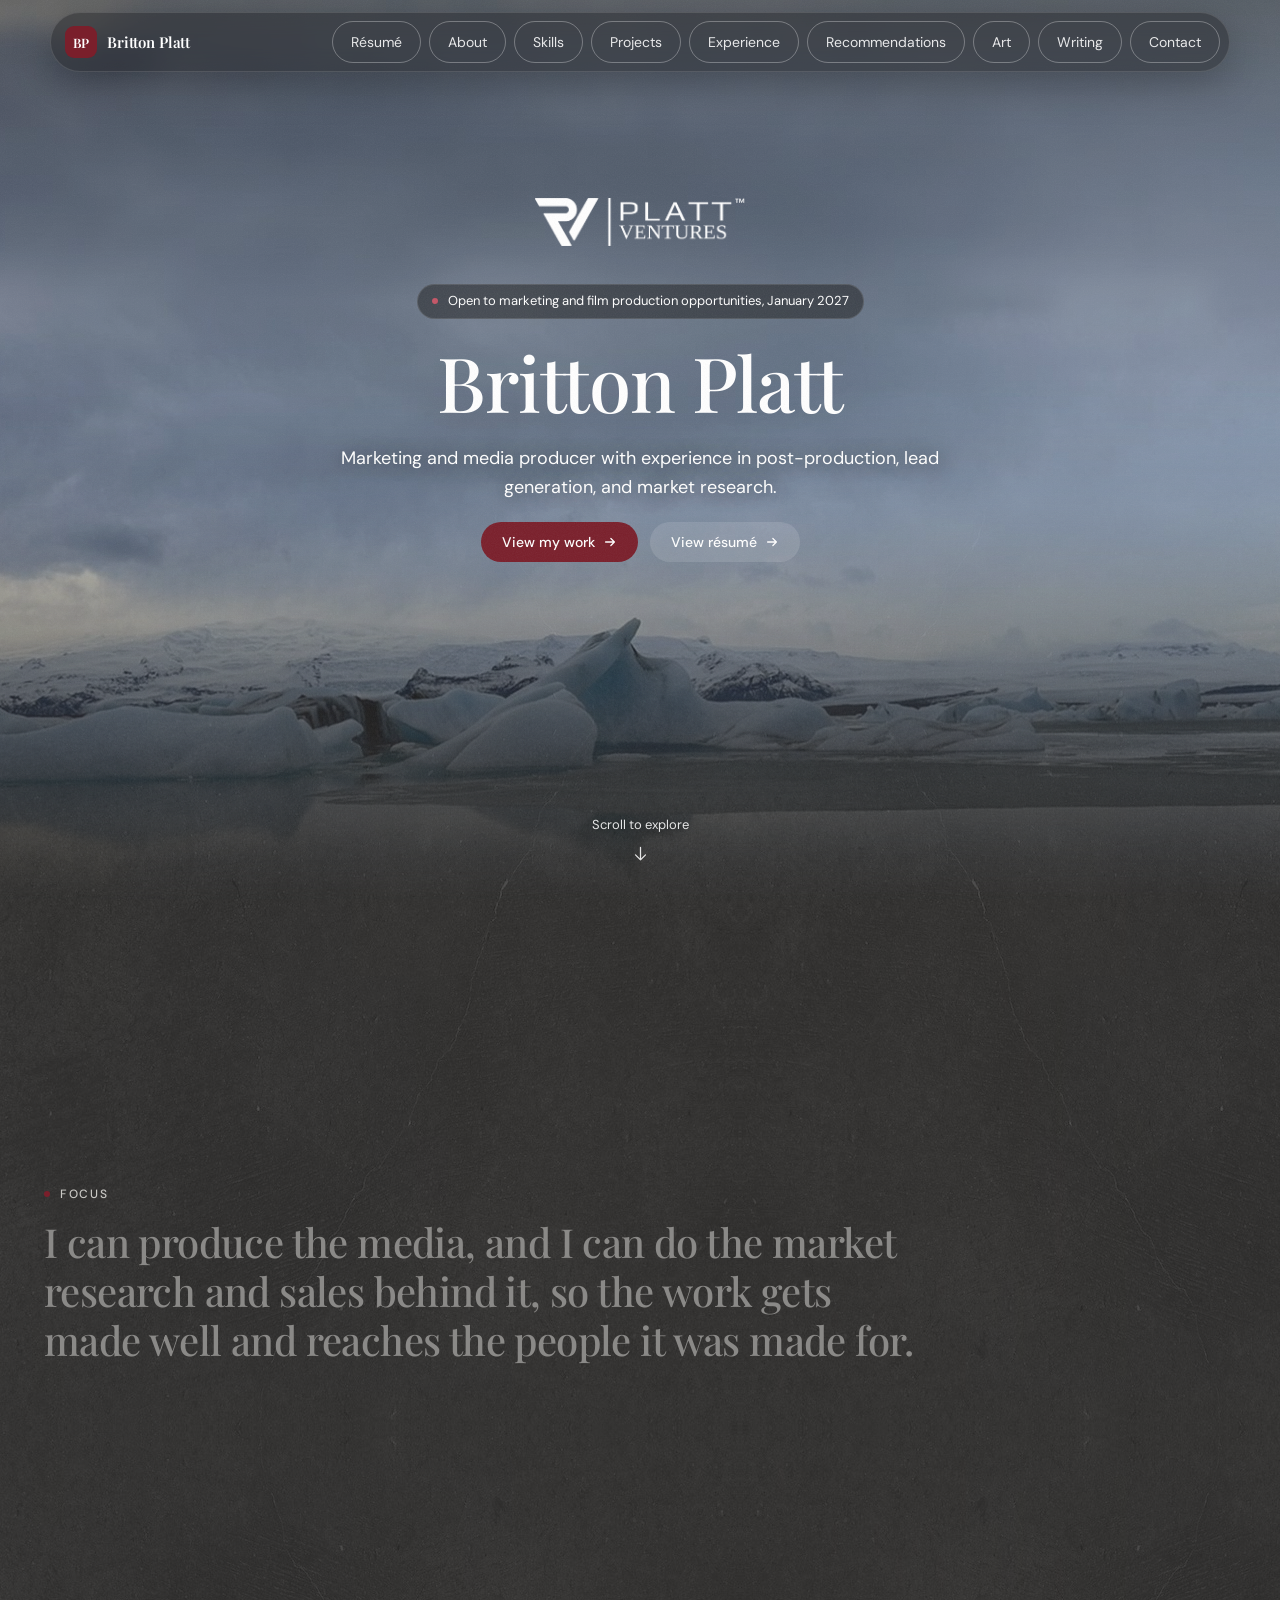
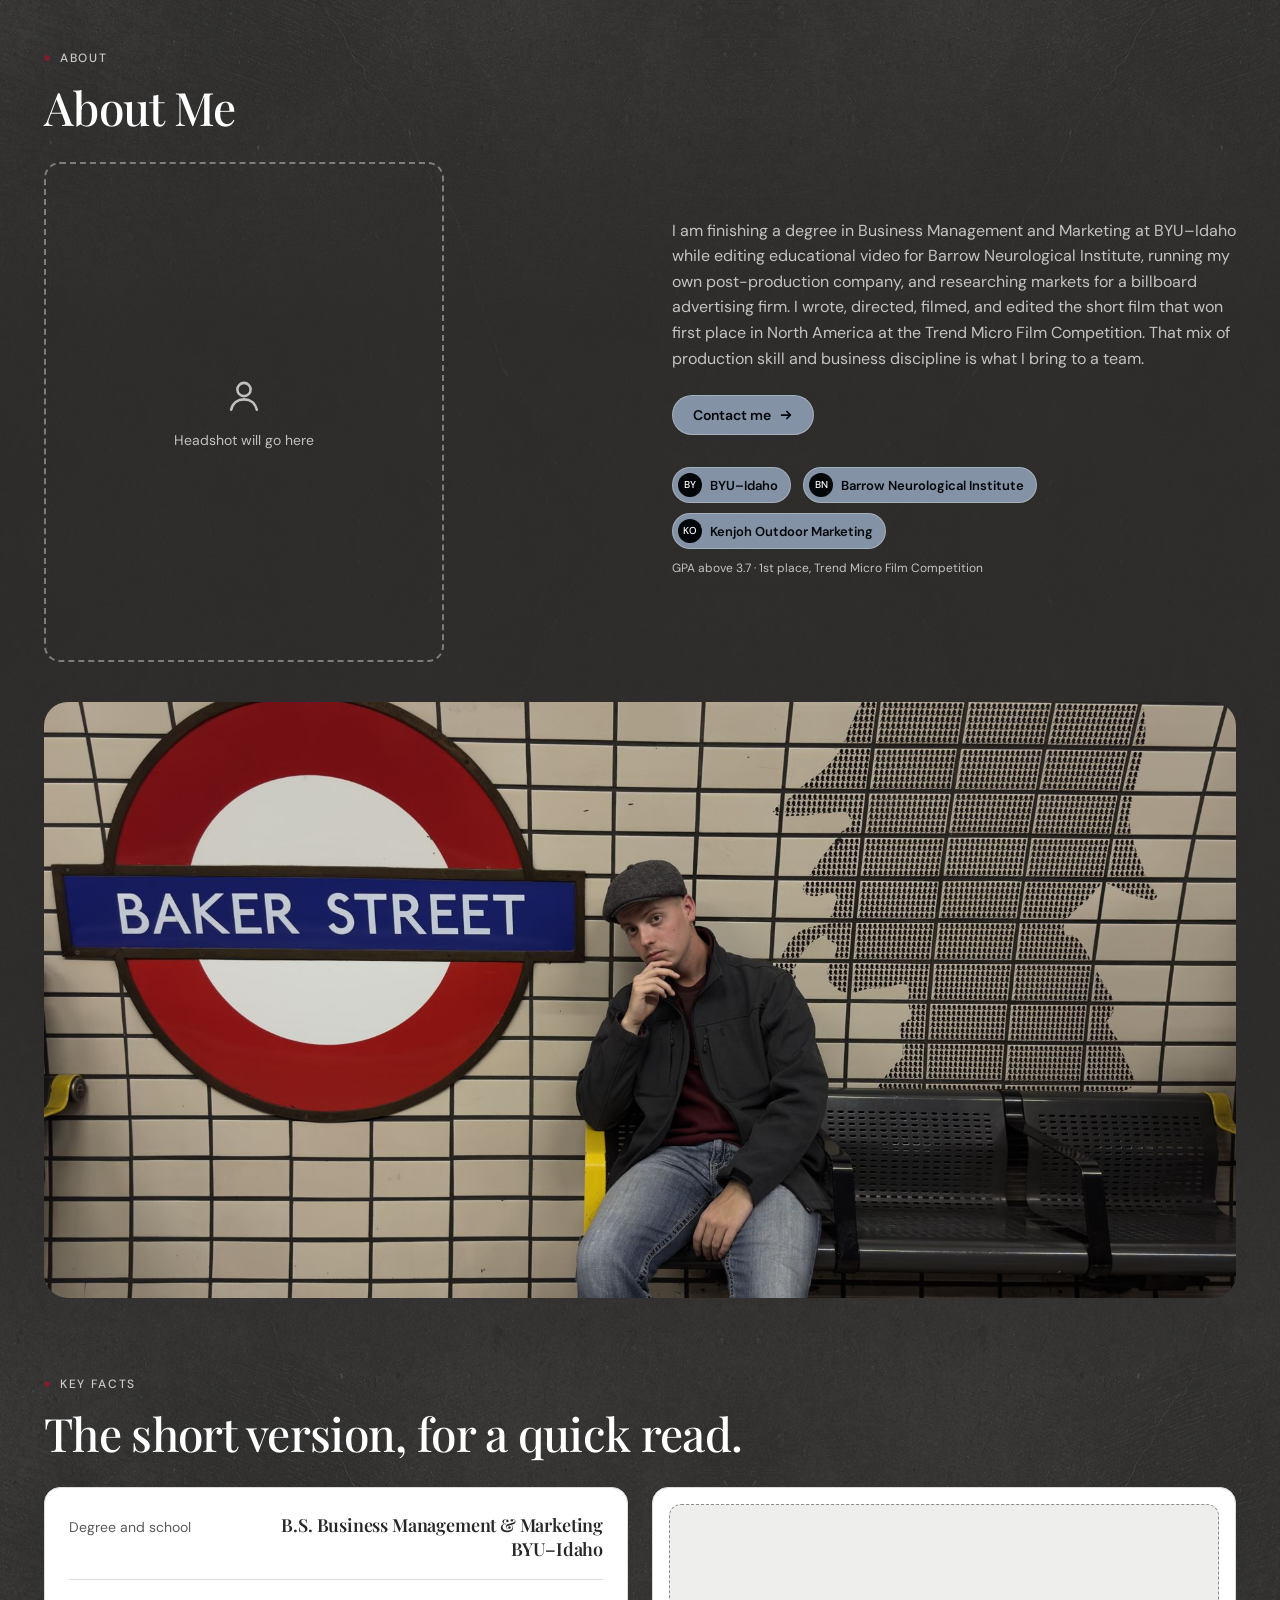
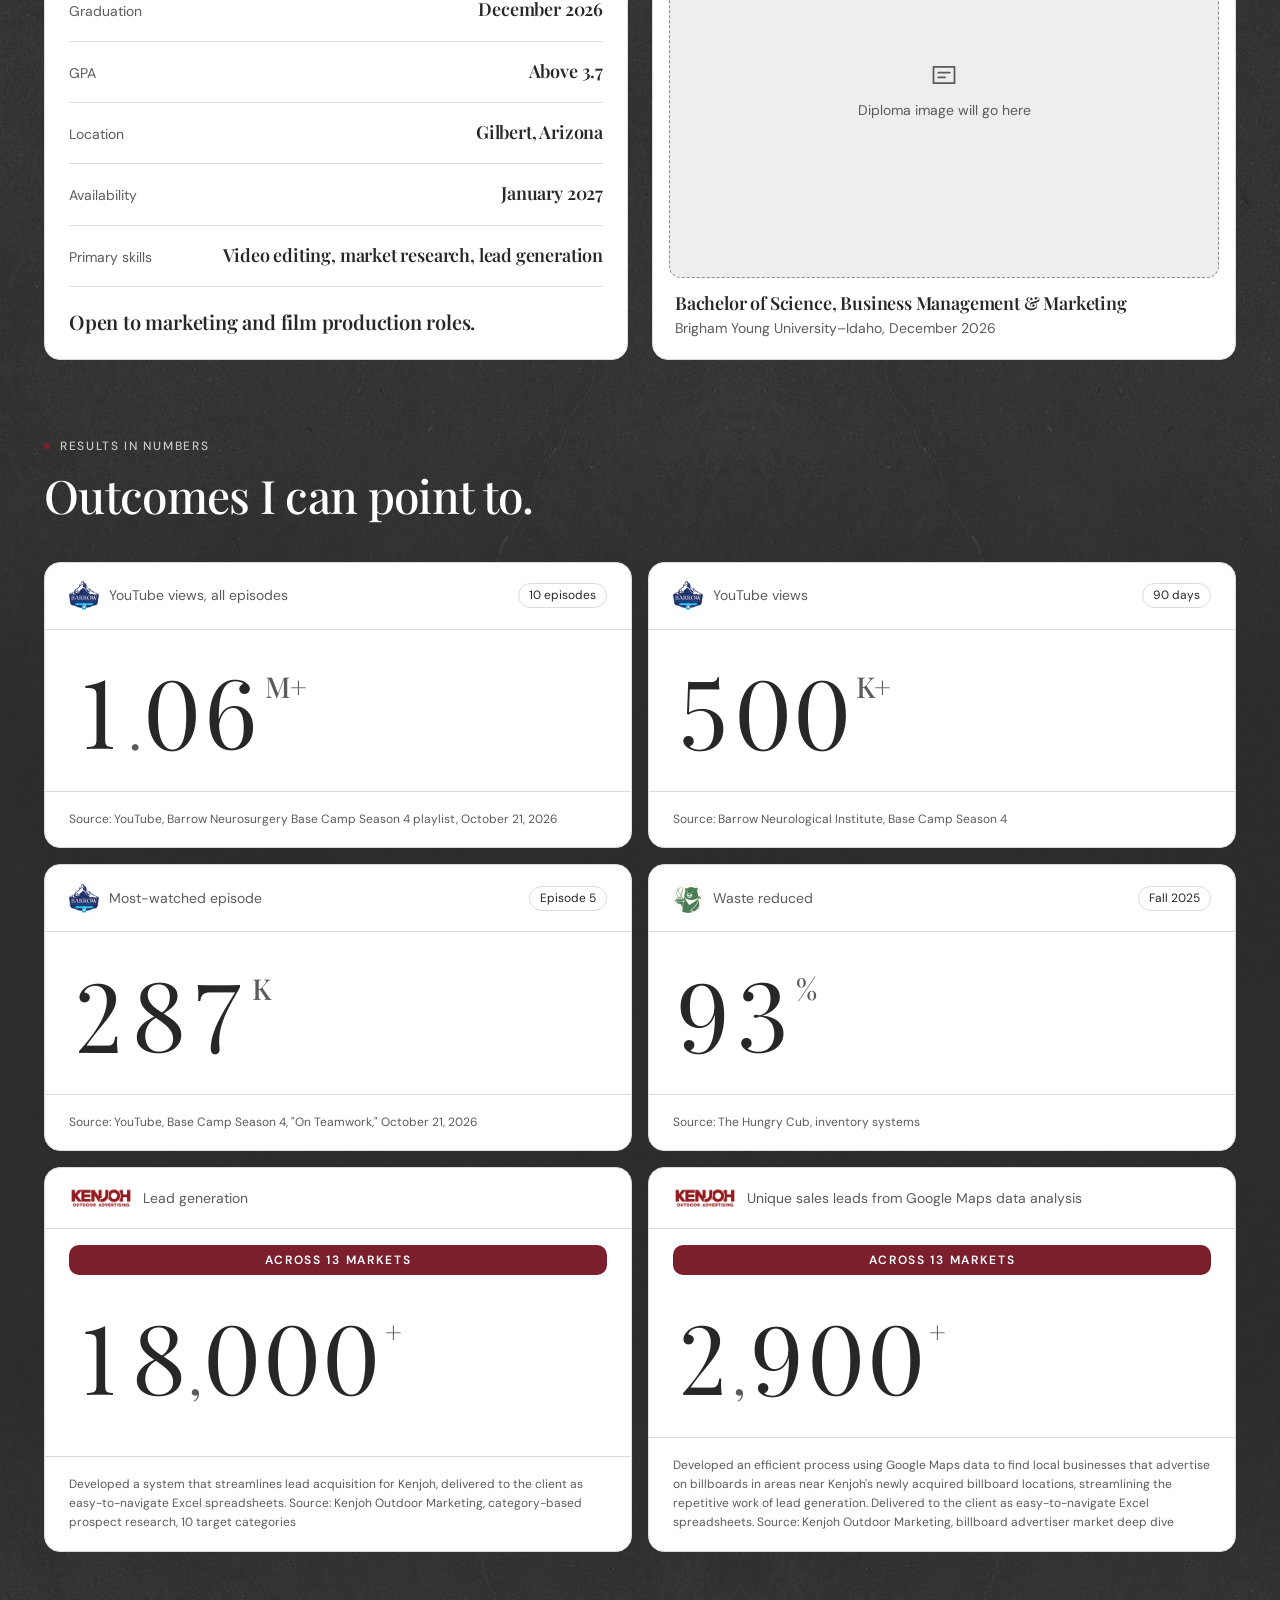
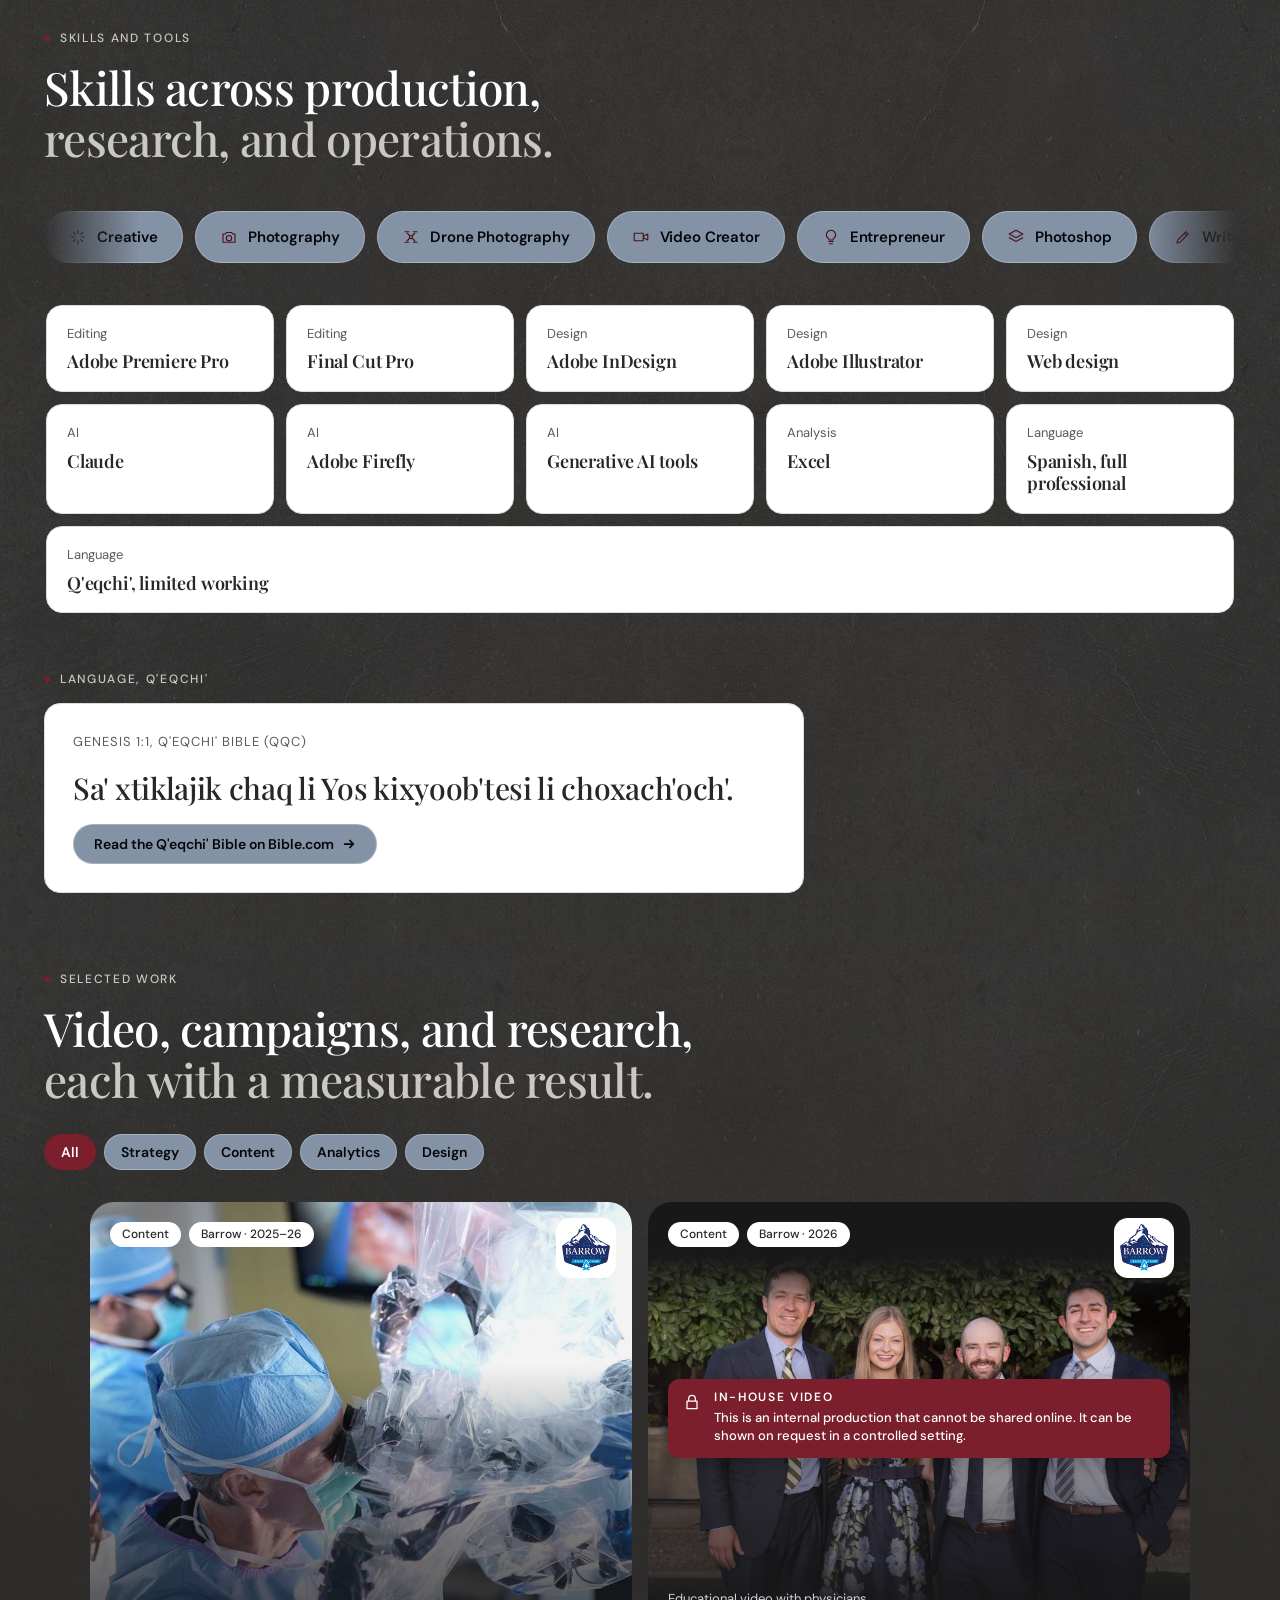
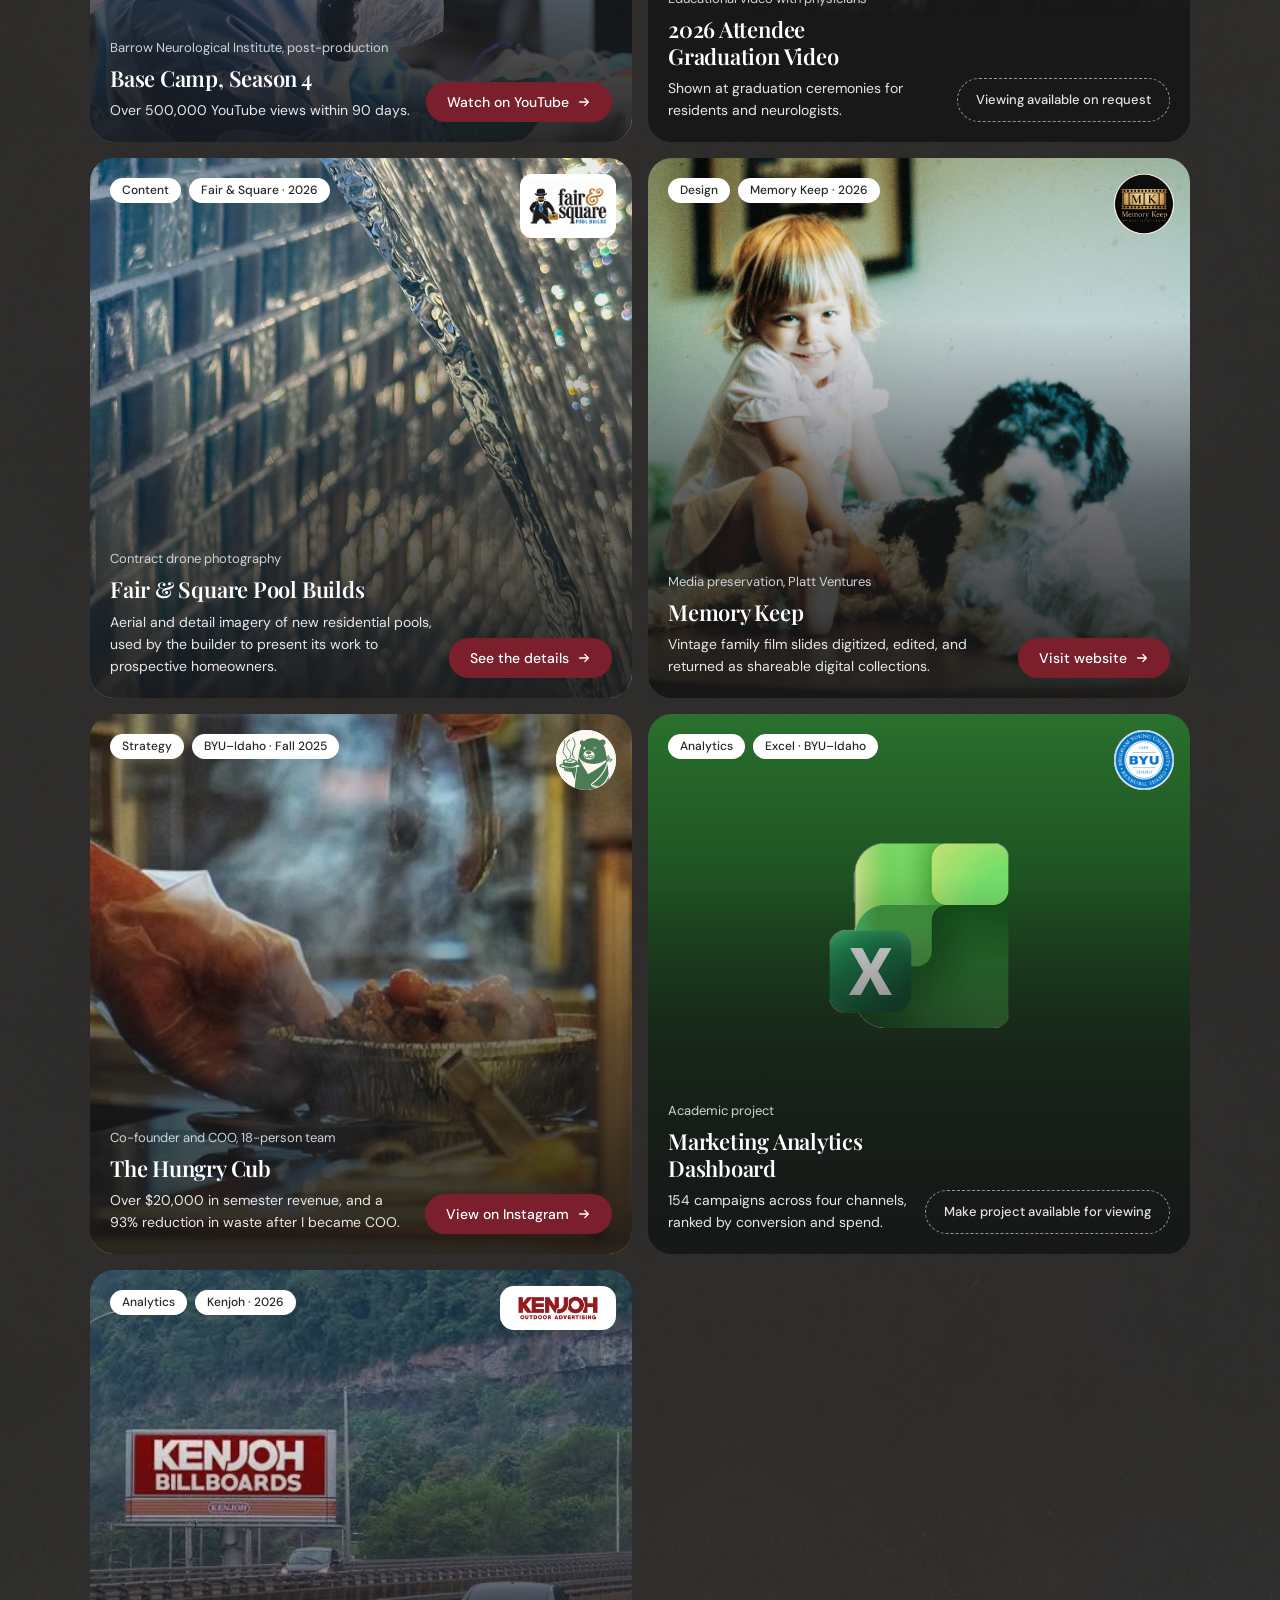
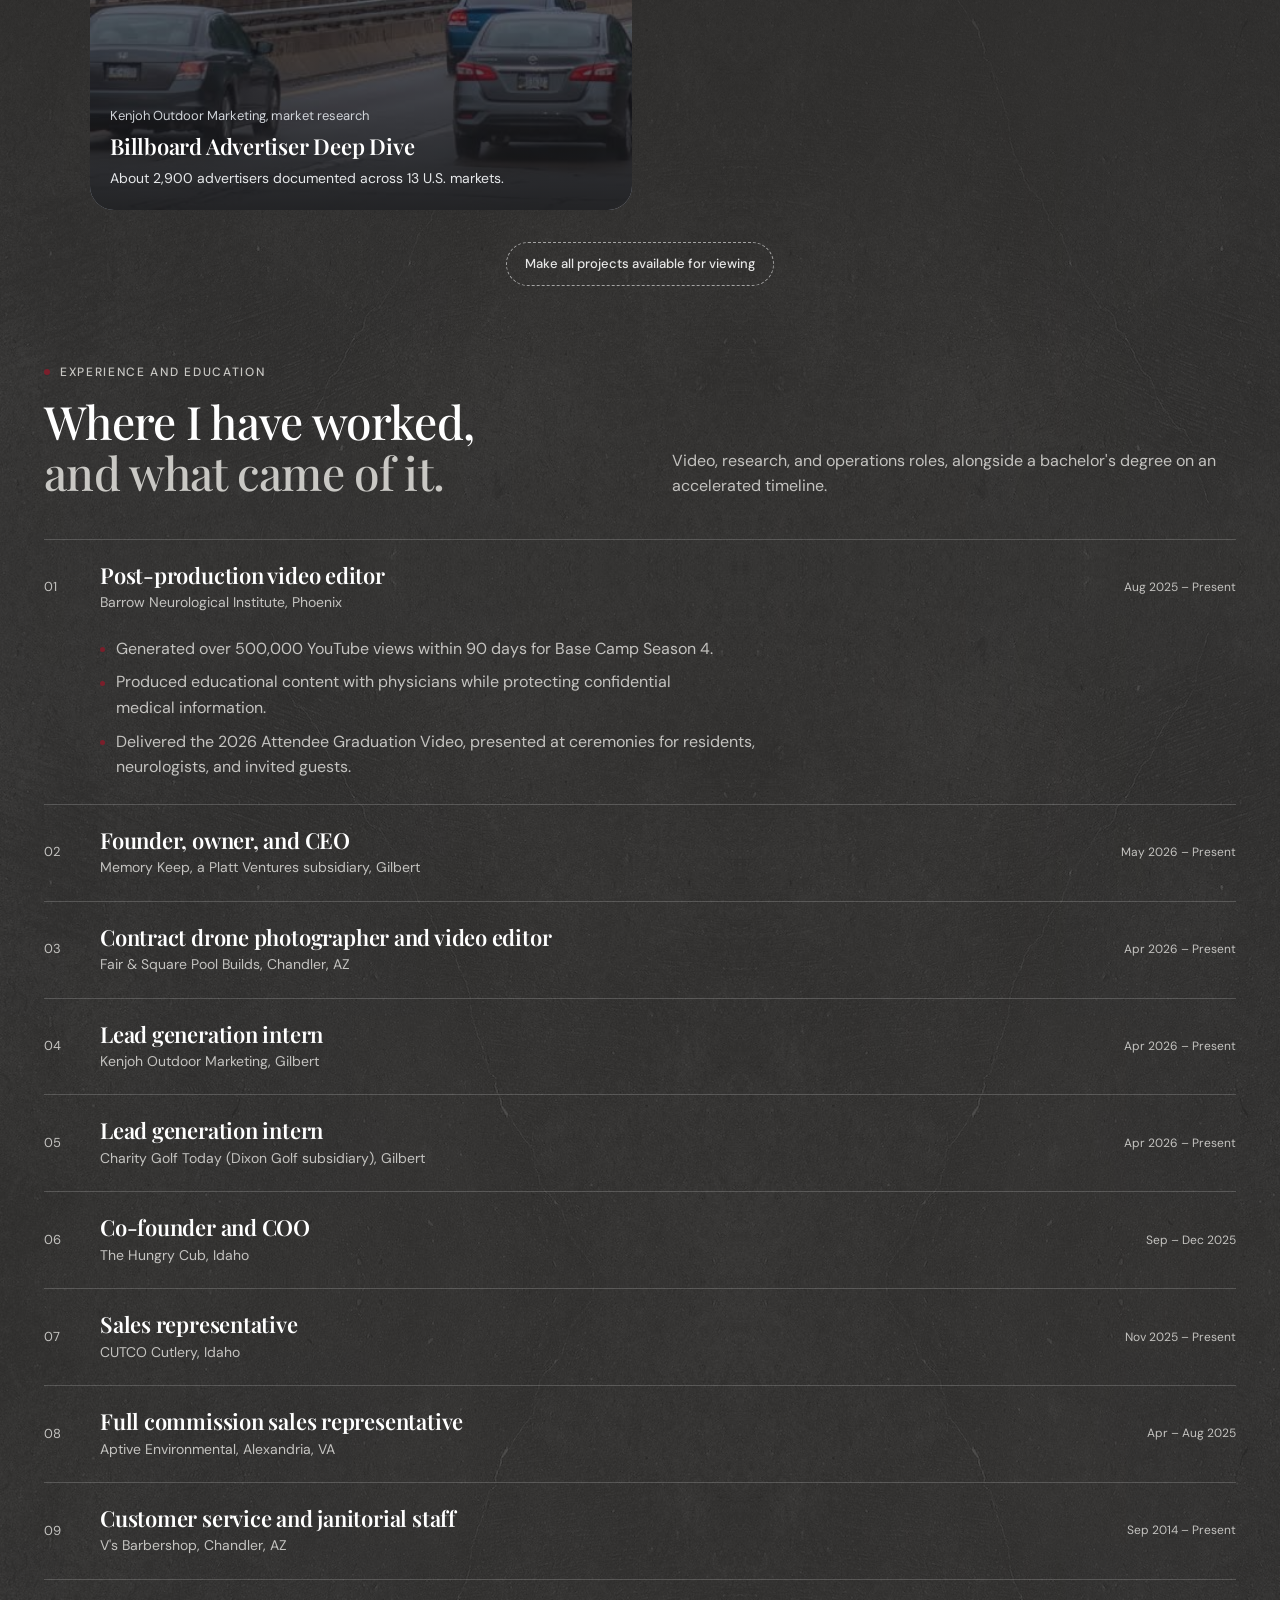
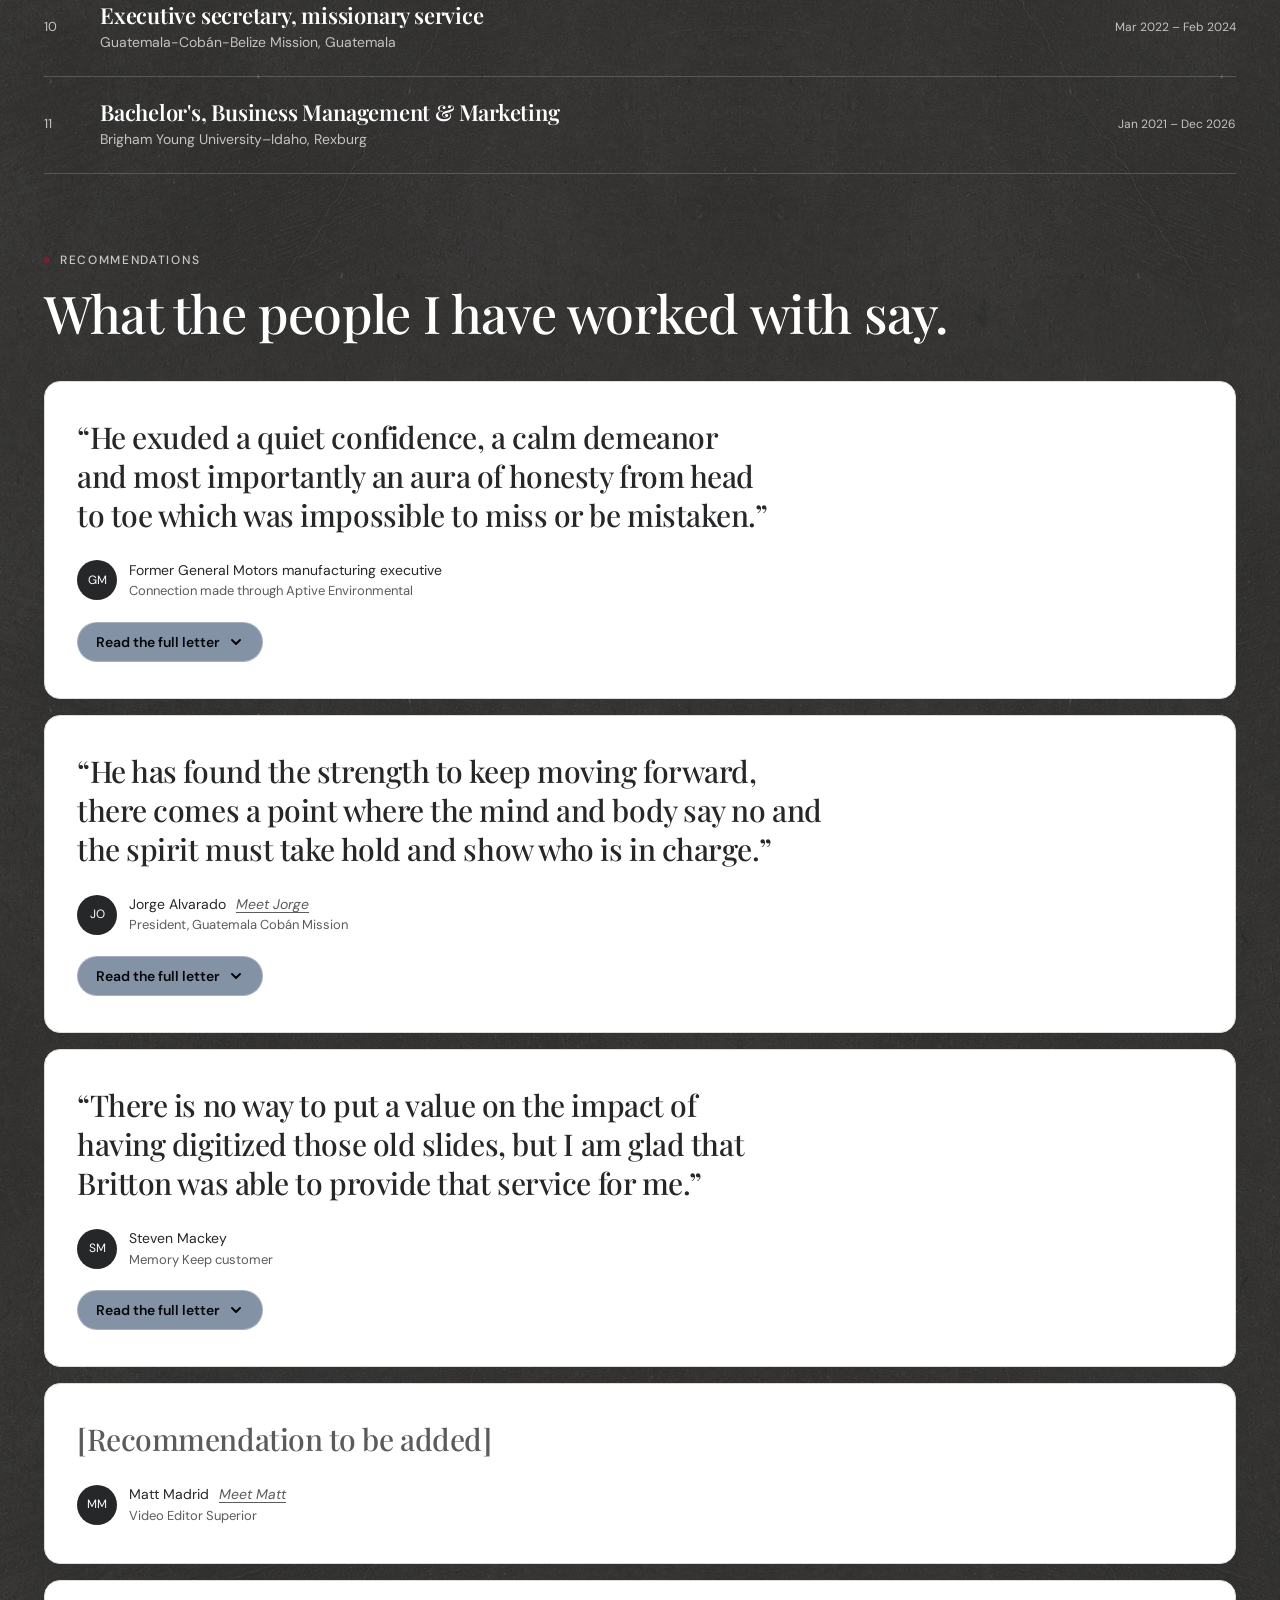
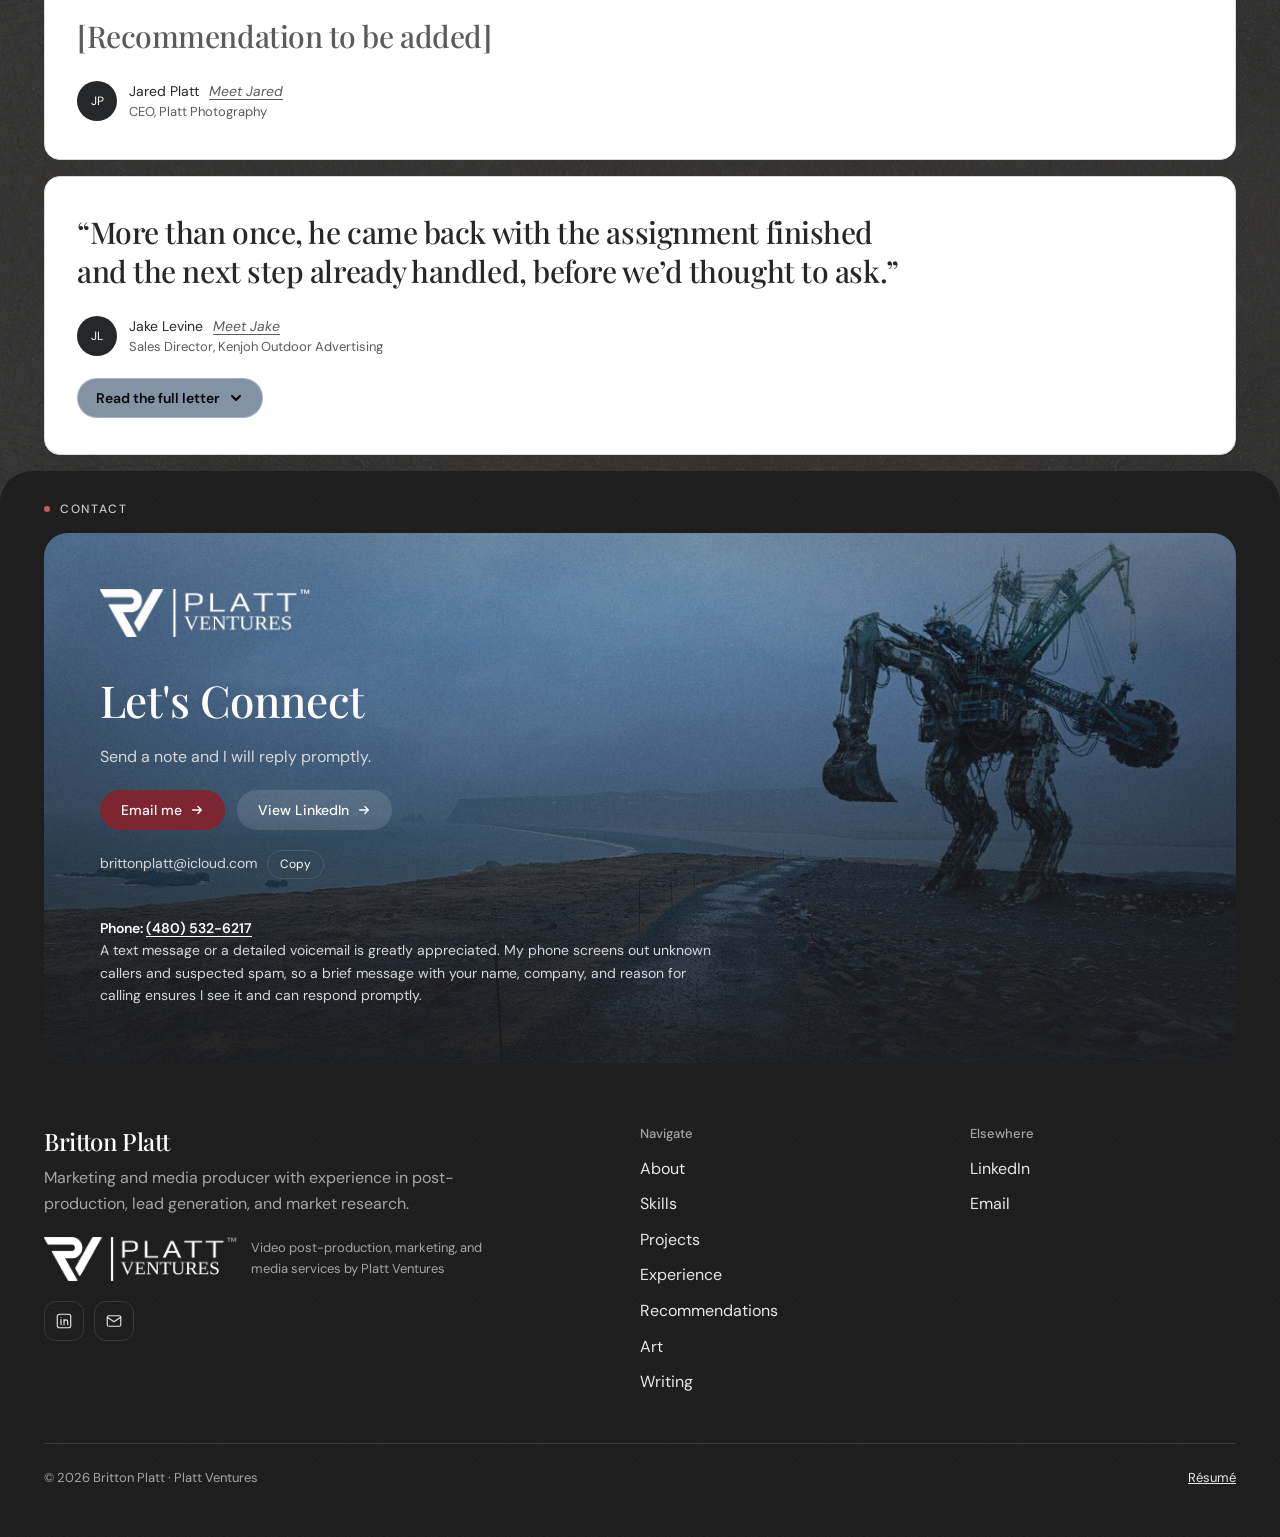
<file: index.html>
<!doctype html>
<html lang="en">
<head>
<meta charset="utf-8">
<meta name="viewport" content="width=device-width,initial-scale=1,viewport-fit=cover">
<title>Britton Platt Portfolio</title>
<meta name="description" content="Britton Platt is a marketing and film production candidate: post-production video editor, market researcher and founder, graduating from BYU–Idaho in December 2026.">
<meta property="og:title" content="Britton Platt | Marketing and film production">
<meta property="og:description" content="Portfolio and résumé of Britton Platt. Video post-production, market research, and campaign work.">
<meta property="og:type" content="website">
<link rel="preconnect" href="https://fonts.googleapis.com">
<link rel="preconnect" href="https://fonts.gstatic.com" crossorigin>
<link rel="stylesheet" href="https://fonts.googleapis.com/css2?family=DM+Sans:opsz,wght@9..40,400;9..40,500;9..40,600&family=Playfair+Display:wght@400;500;600&display=swap">
<link rel="stylesheet" href="css/style.css?v=2026111001">
</head>
<body>
<header>
  <div class="island" id="island">
    <div class="island-row">
      <a class="brand" href="#top" aria-label="Britton Platt, back to top"><span class="mono" aria-hidden="true">BP</span><span>Britton Platt</span></a>
      <span class="here" id="here" aria-live="polite">Home</span>
      <nav class="links" aria-label="Sections">
        <a class="rs" href="resume.html">Résumé</a>
        <a href="#about" data-sec="about">About</a>
        <a href="#skills" data-sec="skills">Skills</a>
        <a href="#projects" data-sec="projects">Projects</a>
        <a href="#experience" data-sec="experience">Experience</a>
        <a href="#recs" data-sec="recs">Recommendations</a>
        <a href="art.html">Art</a>
        <a href="speeches.html">Writing</a>
        <a href="#contact" data-sec="contact">Contact</a>
      </nav>
      <div class="nav-end">
        <a class="btn btn-primary nav-cta" href="resume.html">View résumé <svg class="ic" viewBox="0 0 16 16" aria-hidden="true"><path d="M3 8h10M9 4l4 4-4 4"/></svg></a>
        <button class="menu-btn" id="menuBtn" type="button" aria-expanded="false" aria-controls="navPanel">Menu</button>
      </div>
    </div>
    <div class="panel" id="navPanel">
      <div class="panel-in">
        <a class="pl" href="#about" data-sec="about">About</a>
        <a class="pl" href="#skills" data-sec="skills">Skills</a>
        <a class="pl" href="#projects" data-sec="projects">Projects</a>
        <a class="pl" href="#experience" data-sec="experience">Experience</a>
        <a class="pl" href="#recs" data-sec="recs">Recommendations</a>
        <a class="pl" href="art.html">Art</a>
        <a class="pl" href="speeches.html">Writing</a>
        <a class="pl" href="#contact" data-sec="contact">Contact</a>
        <a class="panel-cta" href="resume.html">View résumé <span><svg class="ic" viewBox="0 0 16 16" aria-hidden="true"><path d="M3 8h10M9 4l4 4-4 4"/></svg></span></a>
      </div>
    </div>
  </div>
</header>

<main id="top">
<!-- ============ HERO ============ -->
<section class="hero dark grain" aria-label="Introduction">
  <div class="hero-img" role="img" aria-label="A still glacier lagoon in Iceland with floating ice under a cloudy sky"></div>
  <div class="hero-fade"></div>
  <div class="hero-copy">
    <span class="tm-wrap pv-mark-wrap"><img class="pv-mark" src="images/platt-ventures-white.png" alt="Platt Ventures™ logo" loading="lazy"><sup class="tm" aria-hidden="true">™</sup></span>
    <p class="badge"><i></i><span>Open to marketing and film production opportunities, January 2027</span></p>
    <h1>Britton Platt</h1>
    <p class="sub">Marketing and media producer with experience in post-production, lead generation, and market research.</p>
    <div class="btns">
      <a class="btn btn-primary" href="#projects">View my work <svg class="ic" viewBox="0 0 16 16" aria-hidden="true"><path d="M3 8h10M9 4l4 4-4 4"/></svg></a>
      <a class="btn btn-dark" href="resume.html">View résumé <svg class="ic" viewBox="0 0 16 16" aria-hidden="true"><path d="M3 8h10M9 4l4 4-4 4"/></svg></a>
    </div>
  </div>
  <div class="scroll-hint" aria-hidden="true"><span>Scroll to explore</span><svg class="ic" viewBox="0 0 24 24"><path d="M12 4v15M6 13l6 6 6-6"/></svg></div>
</section>

<!-- ============ 1 POSITIONING ============ -->
<section class="sec rise" id="statement" style="padding-top:288px;padding-bottom:264px">
  <div class="wrap">
    <p class="eyebrow rv"><i></i>Focus</p>
    <p class="statement" id="statement-text">I can produce the media, and I can do the market research and sales behind it, so the work gets made well and reaches the people it was made for.</p>
  </div>
</section>

<!-- ============ 2 ABOUT ============ -->
<section class="sec" id="about" style="padding-top:24px">
  <div class="wrap">
    <div class="two">
      <div>
        <p class="eyebrow rv"><i></i>About</p>
        <h2 class="rv">About Me</h2>
        <div class="headshot rv" role="img" aria-label="Headshot placeholder"><svg viewBox="0 0 24 24" aria-hidden="true"><circle cx="12" cy="9" r="3.6"/><path d="M5 20c.8-3.6 3.6-5.6 7-5.6s6.2 2 7 5.6"/></svg><span>Headshot will go here</span></div>
      </div>
      <div class="rv">
        <p class="muted">I am finishing a degree in Business Management and Marketing at BYU–Idaho while editing educational video for Barrow Neurological Institute, running my own post-production company, and researching markets for a billboard advertising firm. I wrote, directed, filmed, and edited the short film that won first place in North America at the Trend Micro Film Competition. That mix of production skill and business discipline is what I bring to a team.</p>
        <div class="btns" style="margin-top:24px"><a class="btn btn-light" href="#contact">Contact me <svg class="ic" viewBox="0 0 16 16" aria-hidden="true"><path d="M3 8h10M9 4l4 4-4 4"/></svg></a></div>
        <div class="proof">
          <span class="org"><b>BY</b>BYU–Idaho</span>
          <span class="org"><b>BN</b>Barrow Neurological Institute</span>
          <span class="org"><b>KO</b>Kenjoh Outdoor Marketing</span>
          <p class="cred">GPA above 3.7 · 1st place, Trend Micro Film Competition</p>
        </div>
      </div>
    </div>
    <figure class="img about-img rv">
      <div class="ice" style="--img:url(../images/portrait.jpg)" role="img" aria-label="Britton sitting on a bench at Baker Street Underground station with his hand on his chin"></div>
    </figure>
  </div>
</section>

<!-- ============ 3 KEY FACTS ============ -->
<section class="sec" style="padding-top:0">
  <div class="wrap">
    <div class="two kf">
      <div>
        <p class="eyebrow rv"><i></i>Key facts</p>
        <h2 class="rv">The short version, for a quick read.</h2>
      </div>
      <div class="stack">
      <div class="card facts rv">
        <dl class="f">
          <div class="fact"><dt>Degree and school</dt><dd>B.S. Business Management &amp; Marketing<br>BYU–Idaho</dd></div>
          <div class="fact"><dt>Graduation</dt><dd>December 2026</dd></div>
          <div class="fact"><dt>GPA</dt><dd>Above 3.7</dd></div>
          <div class="fact"><dt>Location</dt><dd>Gilbert, Arizona</dd></div>
          <div class="fact"><dt>Availability</dt><dd>January 2027</dd></div>
          <div class="fact" style="border-bottom:0"><dt>Primary skills</dt><dd>Video editing, market research, lead generation</dd></div>
        </dl>
        <p class="facts-close" style="border-top:1px solid var(--line-light)">Open to marketing and film production roles.</p>
      </div>
      <figure class="card diploma rv">
        <div class="dip-ph" role="img" aria-label="Placeholder for an image of the diploma">
          <svg class="ic" viewBox="0 0 24 24" width="28" height="28" aria-hidden="true"><path d="M3 5h18v14H3zM7 10h10M7 14h6"/></svg>
          <span>Diploma image will go here</span>
        </div>
        <figcaption><b>Bachelor of Science, Business Management &amp; Marketing</b><span>Brigham Young University–Idaho, December 2026</span></figcaption>
      </figure>
    </div>
    </div>
  </div>
</section>

<!-- ============ 4 RESULTS ============ -->
<section class="sec" id="results" style="padding-top:0">
  <div class="wrap">
    <div class="head">
      <p class="eyebrow rv"><i></i>Results in numbers</p>
      <h2 class="rv">Outcomes I can point to.</h2>
    </div>
    <div class="stats" data-stagger>
      <article class="card stat rv" aria-label="1.06 million plus views across ten episodes">
        <div class="stat-h"><span class="lh"><img class="stat-logo" src="images/basecamp-logo.png" alt="Barrow Neurosurgery Base Camp logo" loading="lazy"><span>YouTube views, all episodes</span></span><span class="tag">10 episodes</span></div><hr>
        <div class="num" data-count="1.06" data-suffix="M+" data-label="More than 1.06 million views across ten episodes"></div>
        <div class="stat-f">Source: YouTube, Barrow Neurosurgery Base Camp Season 4 playlist, October 21, 2026</div>
      </article>
      <article class="card stat rv" aria-label="500,000 plus views in 90 days">
        <div class="stat-h"><span class="lh"><img class="stat-logo" src="images/basecamp-logo.png" alt="Barrow Neurosurgery Base Camp logo" loading="lazy"><span>YouTube views</span></span><span class="tag">90 days</span></div><hr>
        <div class="num" data-count="500" data-suffix="K+" data-label="500,000 plus views in 90 days"></div>
        <div class="stat-f">Source: Barrow Neurological Institute, Base Camp Season 4</div>
      </article>
      <article class="card stat rv" aria-label="287 thousand views on the most-watched episode">
        <div class="stat-h"><span class="lh"><img class="stat-logo" src="images/basecamp-logo.png" alt="Barrow Neurosurgery Base Camp logo" loading="lazy"><span>Most-watched episode</span></span><span class="tag">Episode 5</span></div><hr>
        <div class="num" data-count="287" data-suffix="K" data-label="287 thousand views on Episode 5, On Teamwork"></div>
        <div class="stat-f">Source: YouTube, Base Camp Season 4, "On Teamwork," October 21, 2026</div>
      </article>
      <article class="card stat rv" aria-label="93 percent less waste">
        <div class="stat-h"><span class="lh"><img class="stat-logo round" src="images/hungrycub-icon.jpg" alt="The Hungry Cub bear logo" loading="lazy"><span>Waste reduced</span></span><span class="tag">Fall 2025</span></div><hr>
        <div class="num" data-count="93" data-suffix="%" data-label="93 percent reduction in waste"></div>
        <div class="stat-f">Source: The Hungry Cub, inventory systems</div>
      </article>
      <article class="card stat rv" aria-label="More than 18,000 local business prospects across 13 U.S. markets">
        <div class="stat-h"><span class="lh"><img class="stat-logo wide" src="images/kenjoh-logo.png" alt="Kenjoh Outdoor Advertising logo" loading="lazy"><span>Lead generation</span></span></div><hr>
        <div class="stat-ban">Across 13 markets</div>
        <div class="num" data-count="18,000" data-suffix="+" data-label="More than 18,000 local business prospects across 13 U.S. markets"></div>
        <div class="stat-f">Developed a system that streamlines lead acquisition for Kenjoh, delivered to the client as easy-to-navigate Excel spreadsheets. Source: Kenjoh Outdoor Marketing, category-based prospect research, 10 target categories</div>
      </article>
      <article class="card stat rv" aria-label="More than 2,900 billboard advertisers documented across 13 U.S. markets">
        <div class="stat-h"><span class="lh"><img class="stat-logo wide" src="images/kenjoh-logo.png" alt="Kenjoh Outdoor Advertising logo" loading="lazy"><span>Unique sales leads from Google Maps data analysis</span></span></div><hr>
        <div class="stat-ban">Across 13 markets</div>
        <div class="num" data-count="2,900" data-suffix="+" data-label="More than 2,900 billboard advertisers documented across 13 U.S. markets"></div>
        <div class="stat-f">Developed an efficient process using Google Maps data to find local businesses that advertise on billboards in areas near Kenjoh's newly acquired billboard locations, streamlining the repetitive work of lead generation. Delivered to the client as easy-to-navigate Excel spreadsheets. Source: Kenjoh Outdoor Marketing, billboard advertiser market deep dive</div>
      </article>
    </div>
  </div>
</section>

<!-- ============ 5 SKILLS ============ -->
<section class="sec" id="skills" style="padding-top:0">
  <div class="wrap">
    <div class="head">
      <p class="eyebrow rv"><i></i>Skills and tools</p>
      <h2 class="rv">Skills across production, <span class="m">research, and operations.</span></h2>
    </div>
    <div class="stage rv" id="stage" role="group" aria-label="Skills">
      <div class="marq-track" id="marqTrack"></div>
    </div>
    <ul class="tools" data-stagger aria-label="Software and languages">
      <li class="card tool rv"><span>Editing</span><b>Adobe Premiere Pro</b></li>
      <li class="card tool rv"><span>Editing</span><b>Final Cut Pro</b></li>
      <li class="card tool rv"><span>Design</span><b>Adobe InDesign</b></li>
      <li class="card tool rv"><span>Design</span><b>Adobe Illustrator</b></li>
      <li class="card tool rv"><span>Design</span><b>Web design</b></li>
      <li class="card tool rv"><span>AI</span><b>Claude</b></li>
      <li class="card tool rv"><span>AI</span><b>Adobe Firefly</b></li>
      <li class="card tool rv"><span>AI</span><b>Generative AI tools</b></li>
      <li class="card tool rv"><span>Analysis</span><b>Excel</b></li>
      <li class="card tool rv"><span>Language</span><b>Spanish, full professional</b></li>
      <li class="card tool rv"><span>Language</span><b>Q'eqchi', limited working</b></li>
    </ul>
    <div class="lang-sub rv">
      <p class="eyebrow"><i></i>Language, Q'eqchi'</p>
      <figure class="card lang-card">
        <p class="lang-ref">Genesis 1:1, Q'eqchi' Bible (QQC)</p>
        <blockquote lang="qeq"><p>Sa' xtiklajik chaq li Yos kixyoob'tesi li choxach'och'.</p></blockquote>
        <a class="btn btn-light" href="https://www.bible.com/versions/543-qqc-qeqchi-bible" target="_blank" rel="noopener">Read the Q'eqchi' Bible on Bible.com <svg class="ic" viewBox="0 0 16 16" aria-hidden="true"><path d="M3 8h10M9 4l4 4-4 4"/></svg></a>
      </figure>
    </div>
  </div>
</section>

<!-- ============ 6 WORK ============ -->
<section class="sec" id="projects" style="padding-top:0">
  <div class="wrap">
    <div class="head" style="margin-bottom:0">
      <p class="eyebrow rv"><i></i>Selected work</p>
      <h2 class="rv">Video, campaigns, and research, <span class="m">each with a measurable result.</span></h2>
    </div>
    <div class="filters rv" role="group" aria-label="Filter projects">
      <button class="flt" type="button" data-f="all" aria-pressed="true">All</button>
      <button class="flt" type="button" data-f="Strategy" aria-pressed="false">Strategy</button>
      <button class="flt" type="button" data-f="Content" aria-pressed="false">Content</button>
      <button class="flt" type="button" data-f="Analytics" aria-pressed="false">Analytics</button>
      <button class="flt" type="button" data-f="Design" aria-pressed="false">Design</button>
    </div>
    <div class="grid" id="grid">
      <article class="proj rv" data-cat="Content"><div class="ice" style="--img:url(../images/p-basecamp.jpg);background-position:50% 40%" role="img" aria-label="Surgical team in blue scrubs working beneath an operating microscope"></div>
        <img class="logo-tile" src="images/basecamp-logo.png" alt="Barrow Neurosurgery Base Camp logo" loading="lazy">
        <div class="tags"><span>Content</span><span>Barrow · 2025–26</span></div>
        <div class="proj-b"><div class="proj-t"><small>Barrow Neurological Institute, post-production</small><h3>Base Camp, Season 4</h3><p>Over 500,000 YouTube views within 90 days.</p></div><a class="btn btn-primary" href="https://www.youtube.com/playlist?list=PL4IiqjHUKpsCH4gXNacObwVLHE61yKhTm" target="_blank" rel="noopener">Watch on YouTube <svg class="ic" viewBox="0 0 16 16" aria-hidden="true"><path d="M3 8h10M9 4l4 4-4 4"/></svg></a></div></article>
      <article class="proj rv" data-cat="Content"><div class="ice fit" role="img" aria-label="Four people in formal attire smiling together outdoors in front of a leafy tree"><img src="images/grad-video-cover.jpg" alt="" loading="lazy"></div>
        <div class="proj-ban" role="note"><svg class="ic" viewBox="0 0 24 24" aria-hidden="true"><path d="M6 11h12v9H6zM8 11V8a4 4 0 0 1 8 0v3"/></svg><span><b>In-house video</b>This is an internal production that cannot be shared online. It can be shown on request in a controlled setting.</span></div>
        <img class="logo-tile" src="images/basecamp-logo.png" alt="Barrow Neurosurgery Base Camp logo" loading="lazy">
        <div class="tags"><span>Content</span><span>Barrow · 2026</span></div>
        <div class="proj-b"><div class="proj-t"><small>Educational video with physicians</small><h3>2026 Attendee Graduation Video</h3><p>Shown at graduation ceremonies for residents and neurologists.</p></div><span class="proj-ph" role="note">Viewing available on request</span></div></article>
      <article class="proj rv" data-cat="Content"><div class="ice" style="--img:url(../images/fs-tile-glass.jpg);background-position:88% 40%" role="img" aria-label="Close-up of blue glass mosaic pool tile beside a falling stream of water"></div>
        <img class="logo-tile fs" src="images/fair-square-logo.png" alt="Fair &amp; Square Pool Builds logo" loading="lazy">
        <div class="tags"><span>Content</span><span>Fair &amp; Square · 2026</span></div>
        <div class="proj-b"><div class="proj-t"><small>Contract drone photography</small><h3>Fair &amp; Square Pool Builds</h3><p>Aerial and detail imagery of new residential pools, used by the builder to present its work to prospective homeowners.</p></div><a class="btn btn-primary" href="art.html#pools">See the details <svg class="ic" viewBox="0 0 16 16" aria-hidden="true"><path d="M3 8h10M9 4l4 4-4 4"/></svg></a></div></article>
      <article class="proj rv" data-cat="Design"><div class="ice" style="--img:url(../images/mkp10.jpg);background-position:50% 55%" role="img" aria-label="Vintage slide of a little girl sitting on a table with a black and white puppy, digitized by Memory Keep"></div>
        <img class="logo-tile round" src="images/memorykeep-icon.jpg" alt="Memory Keep Digitization logo" loading="lazy">
        <div class="tags"><span>Design</span><span>Memory Keep · 2026</span></div>
        <div class="proj-b"><div class="proj-t"><small>Media preservation, Platt Ventures</small><h3>Memory Keep</h3><p>Vintage family film slides digitized, edited, and returned as shareable digital collections.</p></div><a class="btn btn-primary" href="https://www.memorykeep.us" target="_blank" rel="noopener">Visit website <svg class="ic" viewBox="0 0 16 16" aria-hidden="true"><path d="M3 8h10M9 4l4 4-4 4"/></svg></a></div></article>
      <article class="proj rv" data-cat="Strategy"><div class="ice" style="--img:url(../images/hc-prep.jpg);background-position:50% 62%" role="img" aria-label="Gloved hands serving steaming food with tongs at The Hungry Cub"></div>
        <img class="logo-tile round" src="images/hungrycub-icon.jpg" alt="The Hungry Cub bear logo" loading="lazy">
        <div class="tags"><span>Strategy</span><span>BYU–Idaho · Fall 2025</span></div>
        <div class="proj-b"><div class="proj-t"><small>Co-founder and COO, 18-person team</small><h3>The Hungry Cub</h3><p>Over $20,000 in semester revenue, and a 93% reduction in waste after I became COO.</p></div><a class="btn btn-primary" href="https://www.instagram.com/the.hungry.cub.potatoes/" target="_blank" rel="noopener">View on Instagram <svg class="ic" viewBox="0 0 16 16" aria-hidden="true"><path d="M3 8h10M9 4l4 4-4 4"/></svg></a></div></article>
      <article class="proj rv" data-cat="Analytics"><div class="ice" style="--img:url(../images/p-excel-cover.jpg);background-position:50% 30%" role="img" aria-label="Excel icon on a green to black gradient"></div>
        <img class="logo-tile round" src="images/byui-seal.png" alt="BYU–Idaho seal" loading="lazy">
        <div class="tags"><span>Analytics</span><span>Excel · BYU–Idaho</span></div>
        <div class="proj-b"><div class="proj-t"><small>Academic project</small><h3>Marketing Analytics Dashboard</h3><p>154 campaigns across four channels, ranked by conversion and spend.</p></div><span class="proj-ph" role="note">Make project available for viewing</span></div></article>
      <article class="proj rv" data-cat="Analytics"><div class="ice" style="--img:url(../images/p-kenjoh2.jpg);background-position:50% 50%" role="img" aria-label="A Kenjoh Billboards billboard beside a highway with traffic below a wooded hillside"></div>
        <img class="logo-tile wide" src="images/kenjoh-logo.png" alt="Kenjoh Outdoor Advertising logo" loading="lazy">
        <div class="tags"><span>Analytics</span><span>Kenjoh · 2026</span></div>
        <div class="proj-b"><div class="proj-t"><small>Kenjoh Outdoor Marketing, market research</small><h3>Billboard Advertiser Deep Dive</h3><p>About 2,900 advertisers documented across 13 U.S. markets.</p></div></div></article>
    </div>
    <div class="more"><span class="proj-ph" role="note">Make all projects available for viewing</span></div>
  </div>
</section>

<!-- ============ 7 EXPERIENCE ============ -->
<section class="sec" id="experience" style="padding-top:0">
  <div class="wrap">
    <div class="two head">
      <div>
        <p class="eyebrow rv"><i></i>Experience and education</p>
        <h2 class="rv">Where I have worked, <span class="m">and what came of it.</span></h2>
      </div>
      <p class="muted rv" style="align-self:end">Video, research, and operations roles, alongside a bachelor's degree on an accelerated timeline.</p>
    </div>
    <div class="acc" id="expAcc">
      <div class="acc-i open"><button class="acc-b" type="button" aria-expanded="true"><span class="acc-n">01</span><span class="acc-t"><b>Post-production video editor</b><span>Barrow Neurological Institute, Phoenix</span></span><span class="acc-d">Aug 2025 – Present</span></button>
        <div class="acc-p"><div><ul><li>Generated over 500,000 YouTube views within 90 days for Base Camp Season 4.</li><li>Produced educational content with physicians while protecting confidential medical information.</li><li>Delivered the 2026 Attendee Graduation Video, presented at ceremonies for residents, neurologists, and invited guests.</li></ul></div></div></div>
      <div class="acc-i"><button class="acc-b" type="button" aria-expanded="false"><span class="acc-n">02</span><span class="acc-t"><b>Founder, owner, and CEO</b><span>Memory Keep, a Platt Ventures subsidiary, Gilbert</span></span><span class="acc-d">May 2026 – Present</span></button>
        <div class="acc-p"><div><img class="co-logo round" src="images/memorykeep-icon.jpg" style="margin:0 0 16px 56px" alt="Memory Keep Digitization logo" loading="lazy"><ul><li>Preserve family history by digitizing and editing vintage film slides, then returning them to customers as digital collections that can be viewed and shared for generations.</li></ul><div class="figs mk"><figure><img src="images/mkp01.jpg" loading="lazy" alt="Vintage color slide of several men in flight suits seated in a ready room"></figure><figure><img src="images/mkp02.jpg" loading="lazy" alt="Vintage slide of two children in a tall pine tree beside a building"></figure><figure><img src="images/mkp03.jpg" loading="lazy" alt="Vintage slide of a loaded touring bicycle at a marina with fishing boats"></figure><figure><img src="images/mkp04.jpg" loading="lazy" alt="Slide of a toddler in a striped shirt waving from a high chair"></figure><figure><img src="images/mkp05.jpg" loading="lazy" alt="Vintage slide of a young child leaning out between wooden railings"></figure><figure><img src="images/mkp06.jpg" loading="lazy" alt="Vintage slide of a man in an overcoat and a boy with a sled in a snowy town"></figure><figure><img src="images/mkp07.jpg" loading="lazy" alt="Slide of a smiling woman holding a toddler beside an older child outdoors"></figure><figure><img src="images/mkp08.jpg" loading="lazy" alt="Slide of a basset hound looking out of a truck window"></figure><figure><img src="images/mkp09.jpg" loading="lazy" alt="Vintage slide of two toddlers at a high chair tray"></figure><figure><img src="images/mkp10.jpg" loading="lazy" alt="Vintage slide of a little girl sitting on a table with a black and white puppy"></figure><figure><img src="images/mkp11.jpg" loading="lazy" alt="Faded slide of three people standing on a raft on calm water"></figure><figure><img src="images/mkp12.jpg" loading="lazy" alt="Vintage slide of two older women in dark headscarves beside a stone wall"></figure><figure><img src="images/mkp13.jpg" loading="lazy" alt="Vintage slide of four children seated on a large field cannon"></figure></div></div></div></div>
      <div class="acc-i"><button class="acc-b" type="button" aria-expanded="false"><span class="acc-n">03</span><span class="acc-t"><b>Contract drone photographer and video editor</b><span>Fair &amp; Square Pool Builds, Chandler, AZ</span></span><span class="acc-d">Apr 2026 – Present</span></button>
        <div class="acc-p"><div><img class="co-logo wide" src="images/fair-square-logo.png" style="margin:0 0 16px 56px;height:56px" alt="Fair &amp; Square Pool Builds logo" loading="lazy"><ul><li>Capture, edit, and deliver aerial and ground-level photo and video of newly built residential pools for a licensed Arizona pool builder, which uses the imagery to present its work to prospective homeowners.</li><li>Serve as a repeat, direct-contract vendor to the company owner across Southeast Valley and Pinal County communities, including Gilbert, Queen Creek, San Tan Valley, Mesa, Maricopa, and Gold Canyon.</li><li>Photograph hardscape, tile, water features, and landscaping in natural light, and produce overhead compositions that show a pool's full layout, spa, and surrounding design in one frame.</li><li>Manage the full workflow independently, from scheduling and site visits to flight, color correction, retouching, and file delivery, while carrying a full course load.</li><li>Handle client communication, scoping, and invoicing directly.</li></ul><div class="figs"><figure><img src="images/fs-aerial-pool.jpg" loading="lazy" alt="Overhead drone photograph of a rectangular pool and spa surrounded by pavers, artificial turf, and desert landscaping"></figure><figure><img src="images/fs-aerial-spa.jpg" loading="lazy" alt="Overhead drone photograph of a square spa with white stone coping beside a deep blue pool"></figure><figure><img src="images/fs-aerial-edge.jpg" loading="lazy" alt="Overhead drone photograph of a pool edge beside pavers and strips of turf"></figure><figure><img src="images/fs-waterfalls.jpg" loading="lazy" alt="Two sheet waterfalls pouring from a stacked stone wall into a backyard pool with a spa"></figure><figure><img src="images/fs-tile-glass.jpg" loading="lazy" alt="Close-up of blue glass mosaic pool tile beside a falling stream of water"></figure><figure><img src="images/fs-chairs.jpg" loading="lazy" alt="Two gray chairs standing in the shallow sun shelf of a pool in front of a block wall and desert plants"></figure></div></div></div></div>
      <div class="acc-i"><button class="acc-b" type="button" aria-expanded="false"><span class="acc-n">04</span><span class="acc-t"><b>Lead generation intern</b><span>Kenjoh Outdoor Marketing, Gilbert</span></span><span class="acc-d">Apr 2026 – Present</span></button>
        <div class="acc-p"><div><img class="co-logo wide" src="images/kenjoh-logo.png" style="margin:0 0 16px 56px" alt="Kenjoh Outdoor Advertising logo" loading="lazy"><ul><li>Generated over 1,000 billboard advertising leads for the sales team using Google Street View and proprietary methods.</li><li>Documented about 2,900 advertisers and compiled about 18,000 local business prospects across 13 U.S. markets.</li><li>Color-coded prospects by Better Business Bureau rating so sales could prioritize reputable businesses.</li></ul><div class="figs"><figure><img src="images/kenjoh-map.jpg" loading="lazy" alt="Map of the San Antonio, Texas area with color-coded dots marking locations across the city and its highways"></figure></div></div></div></div>
      <div class="acc-i"><button class="acc-b" type="button" aria-expanded="false"><span class="acc-n">05</span><span class="acc-t"><b>Lead generation intern</b><span>Charity Golf Today (Dixon Golf subsidiary), Gilbert</span></span><span class="acc-d">Apr 2026 – Present</span></button>
        <div class="acc-p"><div><ul><li>Conducted market research and established connections with marketing agencies such as IMG and AAC on behalf of Charity Golf Today.</li><li>Attend weekly reporting meetings with the company President.</li></ul></div></div></div>
      <div class="acc-i"><button class="acc-b" type="button" aria-expanded="false"><span class="acc-n">06</span><span class="acc-t"><b>Co-founder and COO</b><span>The Hungry Cub, Idaho</span></span><span class="acc-d">Sep – Dec 2025</span></button>
        <div class="acc-p"><div><ul><li>Led an 18-person kitchen and service team that earned over $20,000 in a semester while serving roughly 80 customers daily.</li><li>Cut waste by 93% through a better inventory system.</li><li>Reduced inventory counting and stocking from five hours to 45 minutes.</li><li>Instagram: <a href="https://www.instagram.com/the.hungry.cub.potatoes/" target="_blank" rel="noopener">@the.hungry.cub.potatoes</a></li></ul>
        <div class="figs"><figure><img src="images/hc-group.jpg" loading="lazy" alt="The Hungry Cub team at the BYU–Idaho sign holding a Hungry Cub Loaded Potatoes sign"></figure><figure><img src="images/hc-counter.jpg" loading="lazy" alt="Two Hungry Cub team members serving a customer at the counter"></figure><figure><img src="images/hc-smile.jpg" loading="lazy" alt="A smiling Hungry Cub team member in a University Food Services cap"></figure><figure><img src="images/hc-sign.jpg" loading="lazy" alt="Britton at the Hungry Cub counter beside the Hungry Cub sign"></figure><figure><img src="images/hc-team.jpg" loading="lazy" alt="Four Hungry Cub team members in green shirts seated at a table"></figure><figure><img src="images/hc-prep.jpg" loading="lazy" alt="Close-up of food preparation with tongs at The Hungry Cub"></figure></div></div></div></div>
      <div class="acc-i"><button class="acc-b" type="button" aria-expanded="false"><span class="acc-n">07</span><span class="acc-t"><b>Sales representative</b><span>CUTCO Cutlery, Idaho</span></span><span class="acc-d">Nov 2025 – Present</span></button>
        <div class="acc-p"><div><ul><li>Generated direct-to-consumer sales through product demonstrations.</li><li>Strengthened consultative selling techniques.</li></ul></div></div></div>
      <div class="acc-i"><button class="acc-b" type="button" aria-expanded="false"><span class="acc-n">08</span><span class="acc-t"><b>Full commission sales representative</b><span>Aptive Environmental, Alexandria, VA</span></span><span class="acc-d">Apr – Aug 2025</span></button>
        <div class="acc-p"><div><ul><li>Earned top-performing rookie status with an average contract value of about $1,500.</li><li>Sustained an average contract value of about $1,200 through the season.</li><li>Worked 72-hour weeks in a highly competitive, commission-only sales environment.</li><li>Built a professional network with high-level sales leaders.</li></ul>
        <div class="figs"><figure><img src="images/aptive.jpg" loading="lazy" alt="Britton in a rain jacket and Aptive cap on a rainy residential street while working door to door"></figure></div></div></div></div>
      <div class="acc-i"><button class="acc-b" type="button" aria-expanded="false"><span class="acc-n">09</span><span class="acc-t"><b>Customer service and janitorial staff</b><span>V's Barbershop, Chandler, AZ</span></span><span class="acc-d">Sep 2014 – Present</span></button>
        <div class="acc-p"><div><ul><li>Assisted approximately 250 customers daily in a high-volume environment.</li><li>Repaired equipment to reduce operational downtime.</li><li>Resolved scheduling conflicts and trained new staff on safety procedures.</li></ul></div></div></div>
      <div class="acc-i"><button class="acc-b" type="button" aria-expanded="false"><span class="acc-n">10</span><span class="acc-t"><b>Executive secretary, missionary service</b><span>Guatemala-Cobán-Belize Mission, Guatemala</span></span><span class="acc-d">Mar 2022 – Feb 2024</span></button>
        <div class="acc-p"><div><ul><li>Managed immigration compliance for more than 300 international volunteers.</li><li>Coordinated operations across Guatemala and Belize.</li><li>Strengthened 12 congregations through leadership mentoring and led 2 congregations in planning and organization.</li><li>Developed professional Spanish fluency and a working knowledge of Q'eqchi'.</li></ul>
        <div class="figs"><figure><img src="images/mission-secretary.jpg" loading="lazy" alt="Britton presenting to a group beside a screen, in front of a Guatemala Cobán Mission banner"></figure>
        <figure><img src="images/mission.jpg" loading="lazy" alt="Britton in a white shirt and patterned tie holding a Q'eqchi' edition of the Book of Mormon during his missionary service in Guatemala"></figure></div></div></div></div>
      <div class="acc-i"><button class="acc-b" type="button" aria-expanded="false"><span class="acc-n">11</span><span class="acc-t"><b>Bachelor's, Business Management &amp; Marketing</b><span>Brigham Young University–Idaho, Rexburg</span></span><span class="acc-d">Jan 2021 – Dec 2026</span></button>
        <div class="acc-p"><div><ul><li>Earned associate's and bachelor's degrees on an accelerated schedule while keeping a GPA above 3.7.</li><li>Built an Excel marketing analytics dashboard covering 154 campaigns across four channels.</li></ul>
        <div class="figs"><figure><img src="images/byui.jpg" loading="lazy" alt="Britton wearing sunglasses beside the snow-covered BYU–Idaho sign on campus"></figure></div></div></div></div>
    </div>
  </div>
</section>

<!-- ============ 9 RECOMMENDATIONS ============ -->
<section class="sec" id="recs" style="padding-top:0;padding-bottom:48px">
  <div class="wrap">
    <div class="head">
      <p class="eyebrow rv"><i></i>Recommendations</p>
      <h2 class="rv">What the people I have worked with say.</h2>
    </div>
    <div class="qc" id="qc" aria-live="polite" style="margin-top:0"></div>
  </div>
</section>

<!-- ============ 12 CLOSING CTA ============ -->
<section class="sec dark grain cta-sec" id="contact">
  <div class="wrap">
    <p class="eyebrow rv"><i></i>Contact</p>
    <div class="img band rv">
      <div class="ice" style="--img:url(../images/cta.jpg)" role="img" aria-label="A lone walking machine standing on a misty coastal headland at dusk"></div>
      <div class="band-in">
        <span class="tm-wrap pv-mark-wrap"><img class="pv-mark" src="images/platt-ventures-white.png" alt="Platt Ventures™ logo" loading="lazy"><sup class="tm" aria-hidden="true">™</sup></span>
        <h2>Let's Connect</h2>
        <p>Send a note and I will reply promptly.</p>
        <div class="btns">
          <a class="btn btn-primary" href="mailto:brittonplatt@icloud.com">Email me <svg class="ic" viewBox="0 0 16 16" aria-hidden="true"><path d="M3 8h10M9 4l4 4-4 4"/></svg></a>
          <a class="btn btn-dark" href="https://www.linkedin.com/in/britton-platt-83a084385/" target="_blank" rel="noopener">View LinkedIn <svg class="ic" viewBox="0 0 16 16" aria-hidden="true"><path d="M3 8h10M9 4l4 4-4 4"/></svg></a>
        </div>
        <p class="addr"><span id="addr">brittonplatt@icloud.com</span><button class="cp" type="button" id="copyBtn">Copy</button></p>
        <p class="phone-note"><b>Phone: <a href="tel:+14805326217">(480) 532-6217</a></b><br>A text message or a detailed voicemail is greatly appreciated. My phone screens out unknown callers and suspected spam, so a brief message with your name, company, and reason for calling ensures I see it and can respond promptly.</p>
      </div>
    </div>
    <!-- ============ 13 FOOTER ============ -->
    <footer class="foot">
      <div>
        <p class="nm">Britton Platt</p>
        <p class="bl">Marketing and media producer with experience in post-production, lead generation, and market research.</p>
        <p class="pv-line"><span class="tm-wrap"><img src="images/platt-ventures-white.png" alt="Platt Ventures™ logo" loading="lazy"><sup class="tm" aria-hidden="true">™</sup></span><span>Video post-production, marketing, and media services by Platt Ventures</span></p>
        <div class="tiles">
          <a class="tile" href="https://www.linkedin.com/in/britton-platt-83a084385/" target="_blank" rel="noopener" aria-label="LinkedIn"><svg class="ic" viewBox="0 0 24 24"><rect x="3" y="3" width="18" height="18" rx="3"/><path d="M8 10v7M8 7v.01M12 17v-4a2.5 2.5 0 0 1 5 0v4M12 10v7"/></svg></a>
          <a class="tile" href="mailto:brittonplatt@icloud.com" aria-label="Email"><svg class="ic" viewBox="0 0 24 24"><rect x="3" y="5" width="18" height="14" rx="2"/><path d="M3 7l9 6 9-6"/></svg></a>
        </div>
      </div>
      <div><h4>Navigate</h4><ul><li><a href="#about">About</a></li><li><a href="#skills">Skills</a></li><li><a href="#projects">Projects</a></li><li><a href="#experience">Experience</a></li><li><a href="#recs">Recommendations</a></li><li><a href="art.html">Art</a></li><li><a href="speeches.html">Writing</a></li></ul></div>
      <div><h4>Elsewhere</h4><ul><li><a href="https://www.linkedin.com/in/britton-platt-83a084385/" target="_blank" rel="noopener">LinkedIn</a></li><li><a href="mailto:brittonplatt@icloud.com">Email</a></li></ul></div>
    </footer>
    <div class="legal"><span>© 2026 Britton Platt · Platt Ventures</span><a href="resume.html">Résumé</a></div>
  </div>
</section>
</main>

<script src="js/main.js"></script>
</body>
</html>
</file>
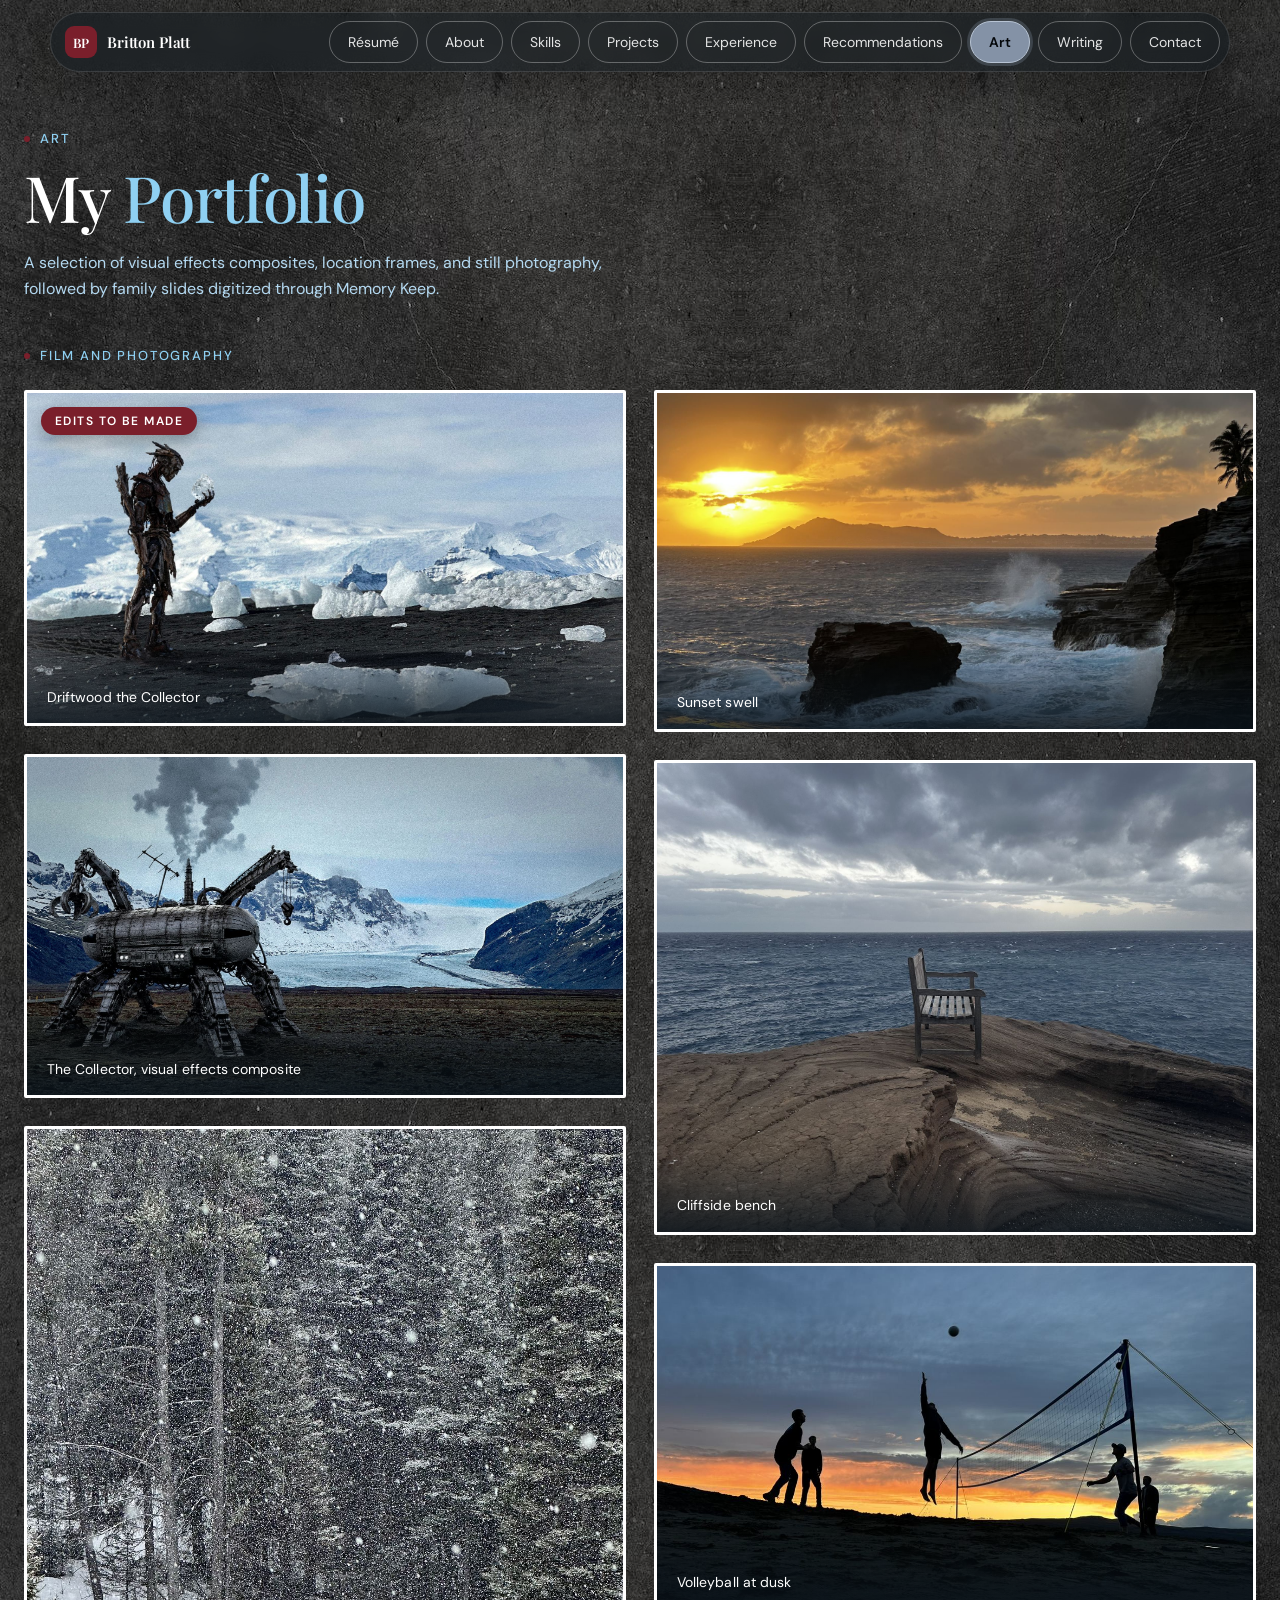
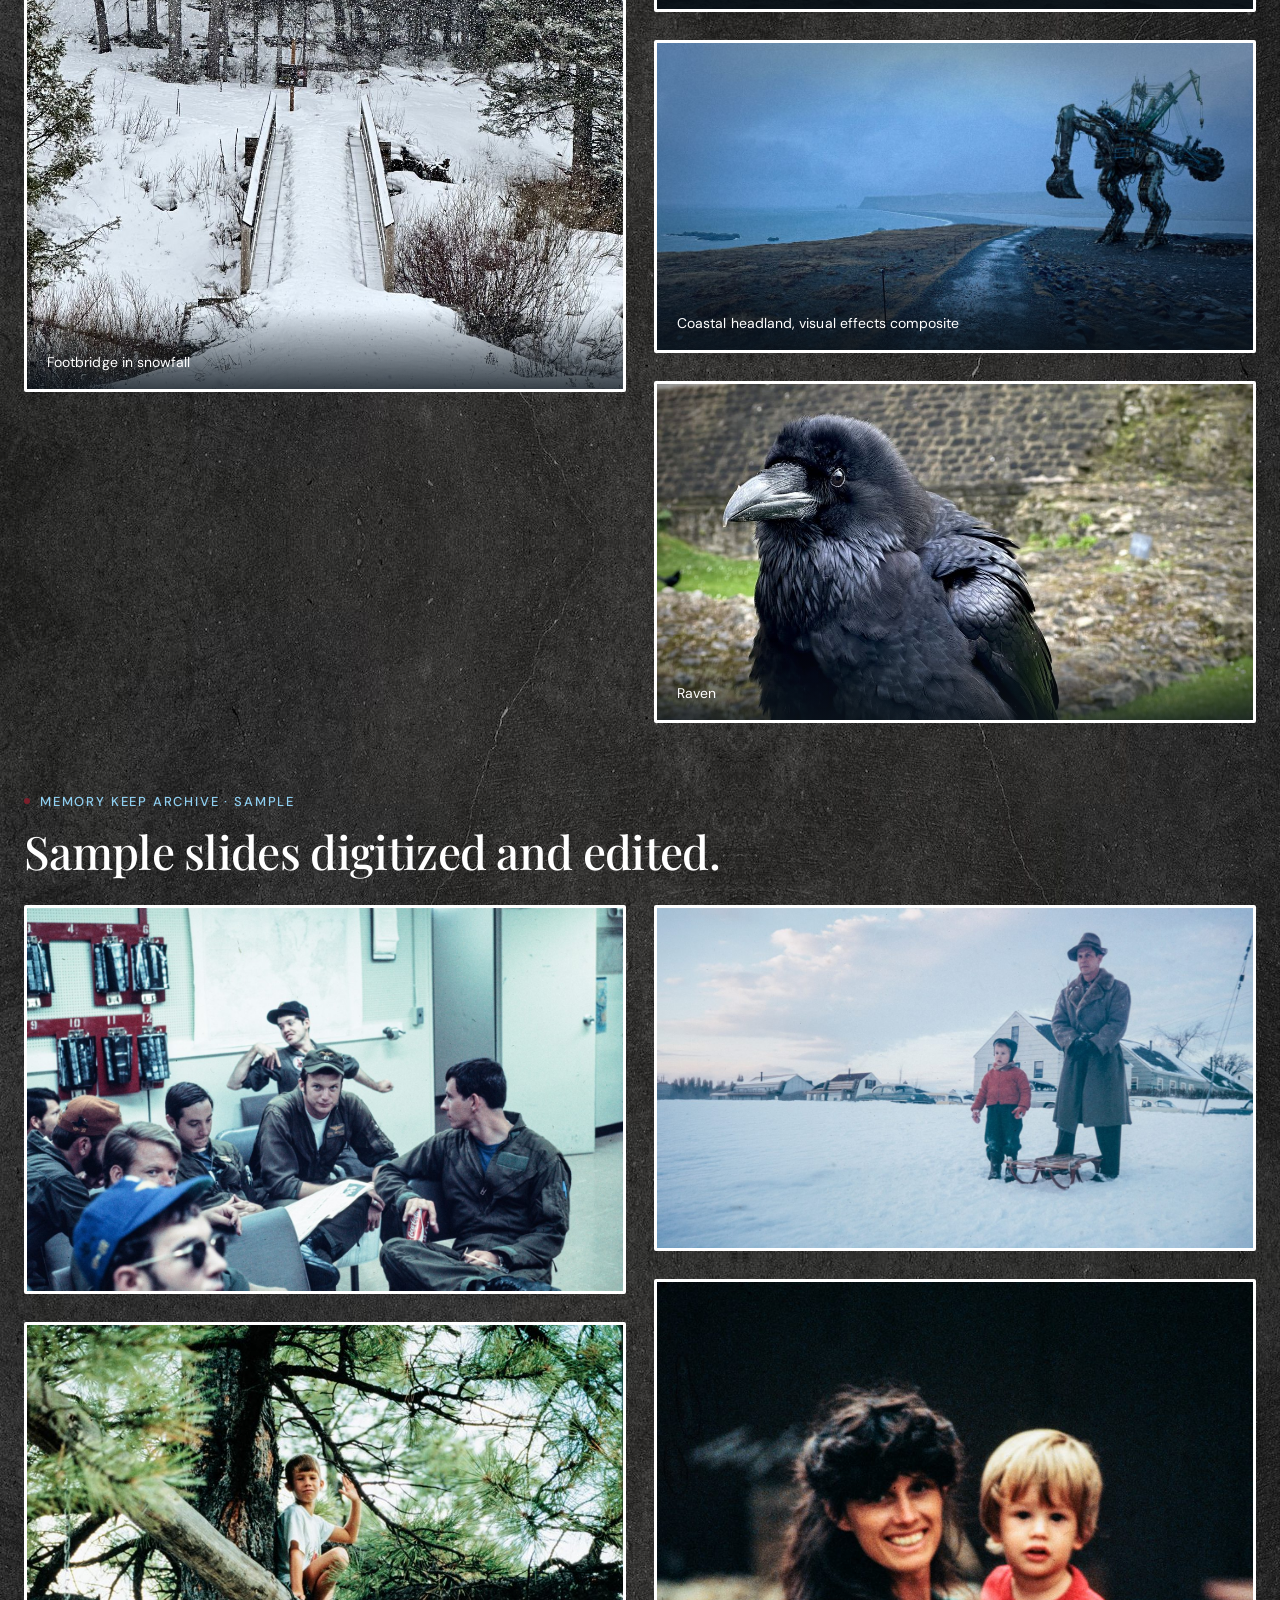
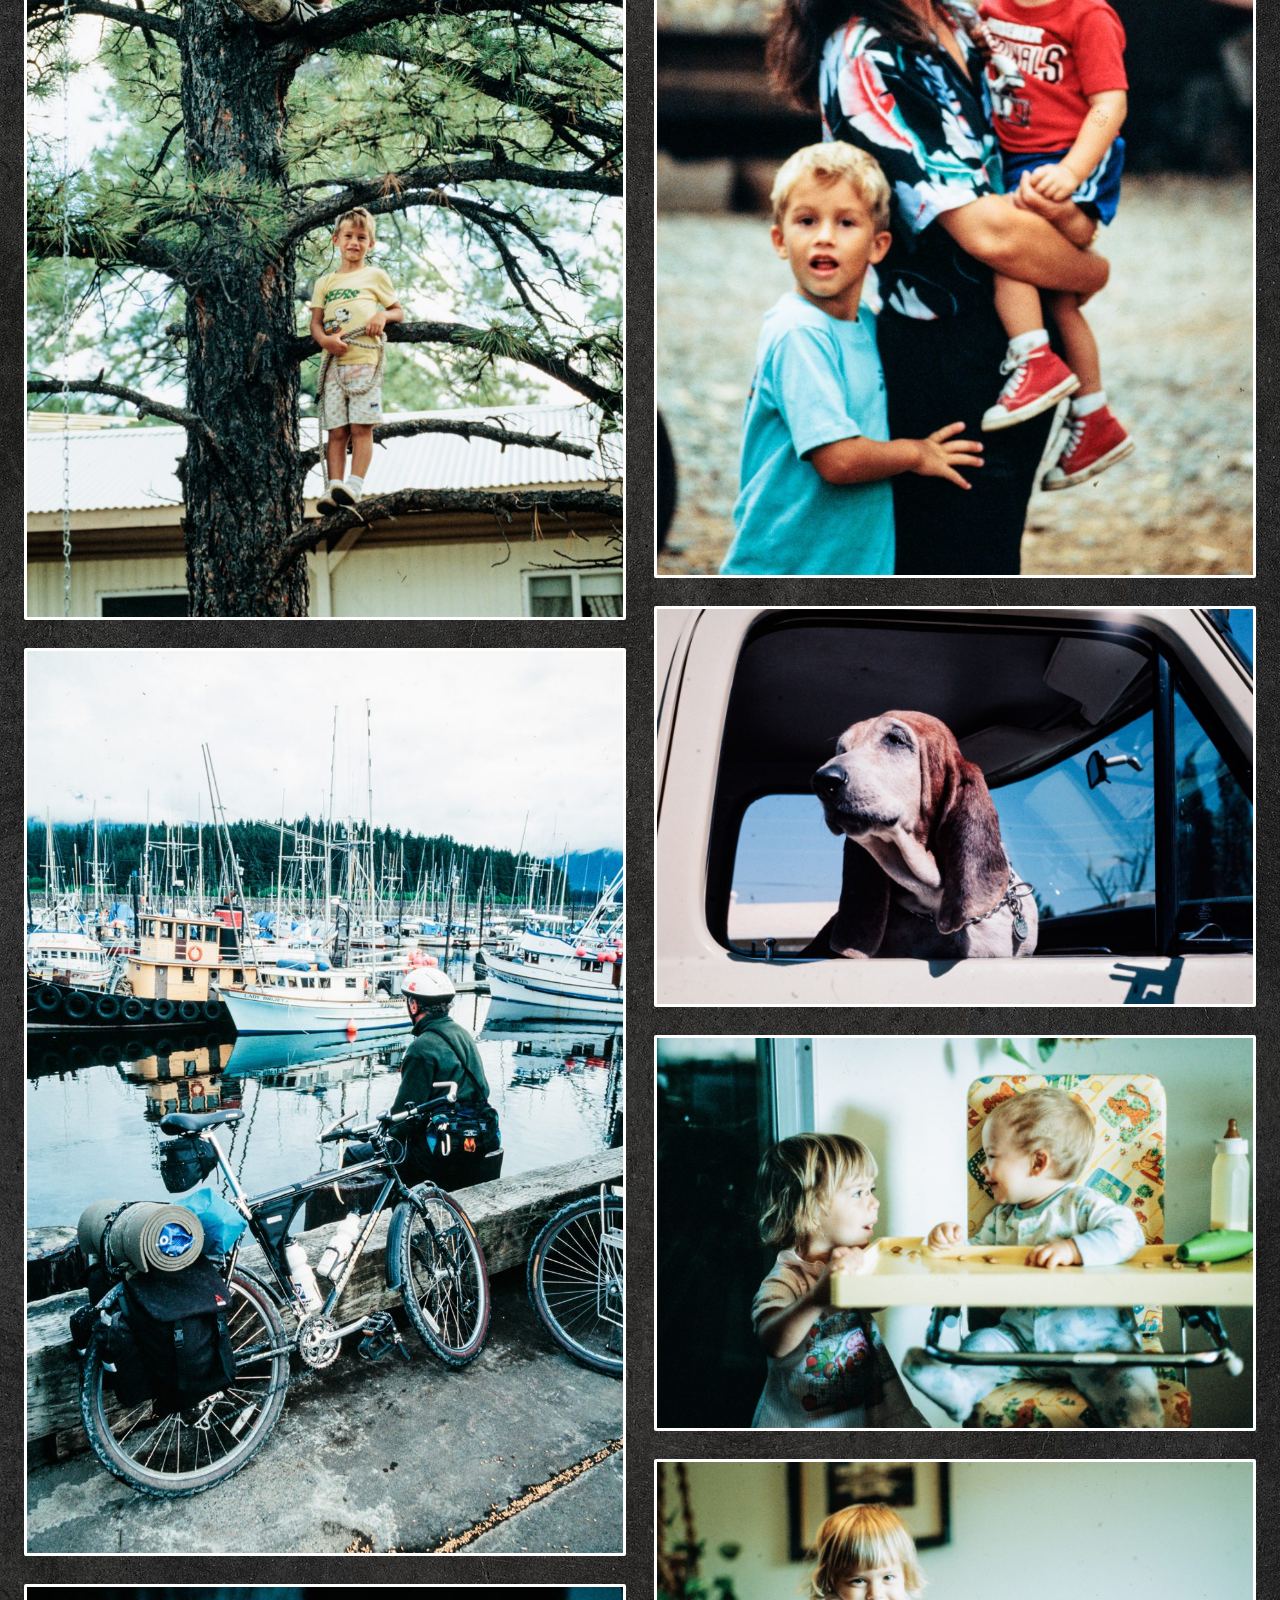
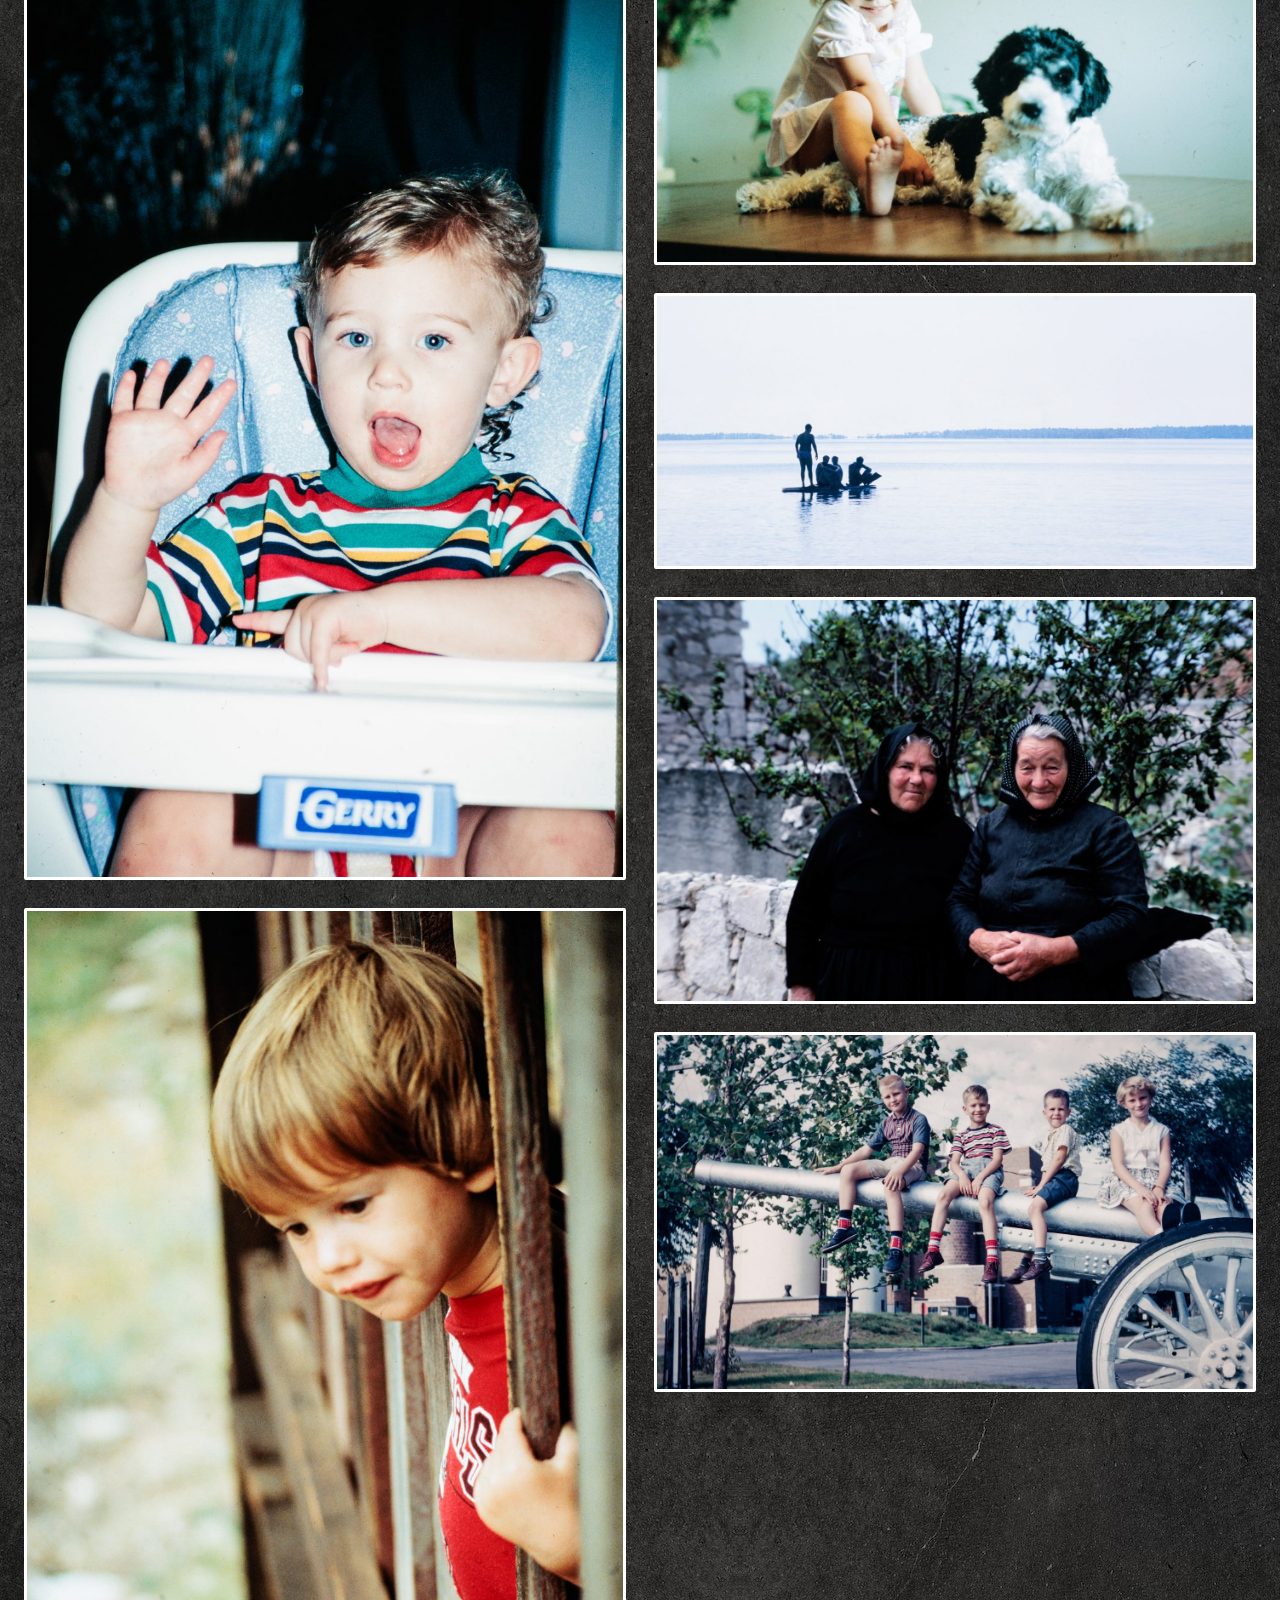
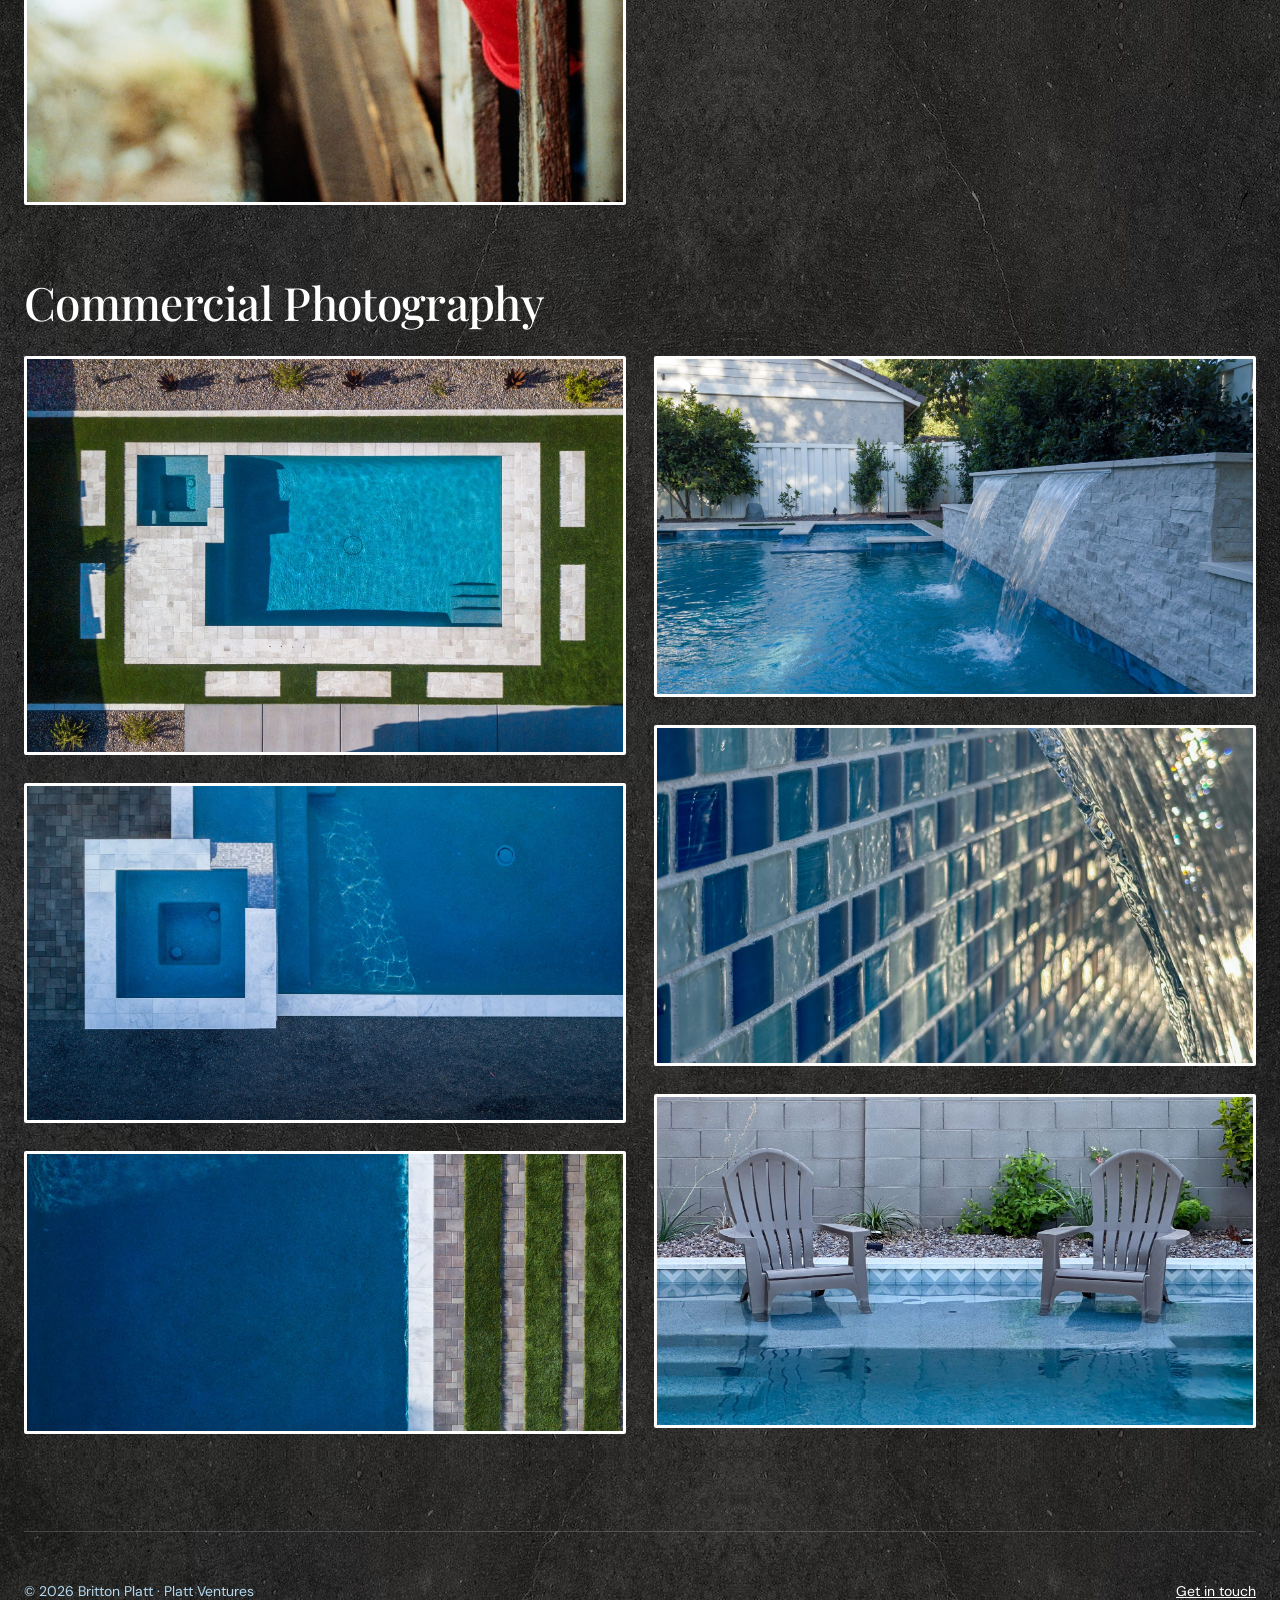
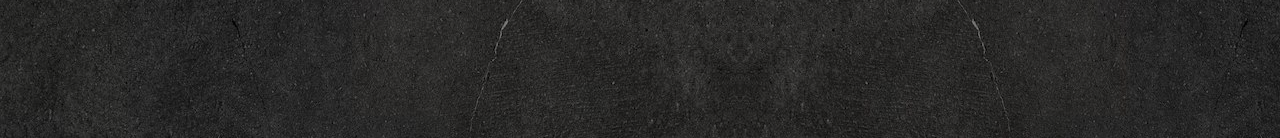
<file: art.html>
<!doctype html>
<html lang="en">
<head>
<meta charset="utf-8">
<meta name="viewport" content="width=device-width,initial-scale=1,viewport-fit=cover">
<title>Art | Britton Platt</title>
<meta name="description" content="Film, visual effects, and photography by Britton Platt, plus slides digitized through Memory Keep.">
<link rel="preconnect" href="https://fonts.googleapis.com">
<link rel="preconnect" href="https://fonts.gstatic.com" crossorigin>
<link rel="stylesheet" href="https://fonts.googleapis.com/css2?family=DM+Sans:opsz,wght@9..40,400;9..40,500&family=Playfair+Display:wght@400;500;600&display=swap">
<link rel="stylesheet" href="css/art.css">
</head>
<body>
<header>
  <div class="island" id="island">
    <div class="island-row">
      <a class="brand" href="index.html#top" aria-label="Britton Platt, back to home"><span class="mono" aria-hidden="true">BP</span><span>Britton Platt</span></a>
      <span class="here" id="here" aria-live="polite">Art</span>
      <nav class="links" aria-label="Sections">
        <a class="rs" href="resume.html">Résumé</a>
        <a href="index.html#about">About</a>
        <a href="index.html#skills">Skills</a>
        <a href="index.html#projects">Projects</a>
        <a href="index.html#experience">Experience</a>
        <a href="index.html#recs">Recommendations</a>
        <a class="act" href="art.html" aria-current="page">Art</a>
        <a href="speeches.html">Writing</a>
        <a href="index.html#contact">Contact</a>
      </nav>
      <div class="nav-end"><button class="menu-btn" id="menuBtn" type="button" aria-expanded="false" aria-controls="navPanel">Menu</button></div>
    </div>
    <div class="panel" id="navPanel">
      <div class="panel-in">
        <a class="pl" href="index.html#about">About</a>
        <a class="pl" href="index.html#skills">Skills</a>
        <a class="pl" href="index.html#projects">Projects</a>
        <a class="pl" href="index.html#experience">Experience</a>
        <a class="pl" href="index.html#recs">Recommendations</a>
        <a class="pl act" href="art.html" aria-current="page">Art</a>
        <a class="pl" href="speeches.html">Writing</a>
        <a class="pl" href="index.html#contact">Contact</a>
        <a class="panel-cta" href="resume.html">View résumé <span><svg class="ic" viewBox="0 0 16 16" aria-hidden="true"><path d="M3 8h10M9 4l4 4-4 4"/></svg></span></a>
      </div>
    </div>
  </div>
</header>
<main id="top">
<section class="sec art-top">
  <div class="wrap">
    <p class="eyebrow"><i></i>Art</p>
    <h1 style="font:500 clamp(40px,6vw,64px)/1.05 var(--f-head);letter-spacing:-.02em;color:var(--ink)">My <span style="color:var(--ink-muted)">Portfolio</span></h1>
    <p class="lede">A selection of visual effects composites, location frames, and still photography, followed by family slides digitized through Memory Keep.</p>
  </div>
</section>
<section class="sec" style="padding-top:24px">
  <div class="wrap">
    <div class="head"><p class="eyebrow"><i></i>Film and photography</p></div>
    <div class="gal film">
      <figure class="gi w2 h2"><img src="images/driftwood-collector.jpg" alt="A figure made of driftwood and rusted metal holding a piece of ice on a black sand beach with glaciers behind"><span class="gi-ban">Edits to be made</span><figcaption>Driftwood the Collector</figcaption></figure>
      <figure class="gi w2 h2"><img src="images/collector.jpg" alt="A glacier valley in Iceland with a large steampunk walking machine in the foreground"><figcaption>The Collector, visual effects composite</figcaption></figure>
      <figure class="gi h2"><img src="images/g-snow.jpg" alt="A snow-covered footbridge in a forest during heavy snowfall"><figcaption>Footbridge in snowfall</figcaption></figure>
      <figure class="gi w2"><img src="images/p-hungry.jpg" alt="Sunset over the ocean with waves breaking on dark cliffs"><figcaption>Sunset swell</figcaption></figure>
      <figure class="gi w2"><img src="images/about.jpg" alt="A wooden bench on a rocky cliff facing a stormy ocean"><figcaption>Cliffside bench</figcaption></figure>
      <figure class="gi w2"><img src="images/g-volley.jpg" alt="Silhouettes of people playing volleyball at sunset"><figcaption>Volleyball at dusk</figcaption></figure>
      <figure class="gi w2"><img src="images/cta.jpg" alt="A walking machine on a misty coastal headland"><figcaption>Coastal headland, visual effects composite</figcaption></figure>
      <figure class="gi h2"><img src="images/g-raven.jpg" alt="Close-up of a raven standing on a stone wall"><figcaption>Raven</figcaption></figure>
    </div>
    <div class="art-sub head"><p class="eyebrow"><i></i>Memory Keep archive · Sample</p>
      <h2>Sample slides digitized and edited.</h2></div>
    <div class="gal">
      <figure class="gi"><img src="images/mkp01.jpg" alt="Vintage color slide of several men in flight suits seated in a ready room"></figure>
      <figure class="gi"><img src="images/mkp02.jpg" alt="Vintage slide of two children in a tall pine tree beside a building"></figure>
      <figure class="gi"><img src="images/mkp03.jpg" alt="Vintage slide of a loaded touring bicycle at a marina with fishing boats"></figure>
      <figure class="gi"><img src="images/mkp04.jpg" alt="Slide of a toddler in a striped shirt waving from a high chair"></figure>
      <figure class="gi"><img src="images/mkp05.jpg" alt="Vintage slide of a young child leaning out between wooden railings"></figure>
      <figure class="gi"><img src="images/mkp06.jpg" alt="Vintage slide of a man in an overcoat and a boy with a sled in a snowy town"></figure>
      <figure class="gi"><img src="images/mkp07.jpg" alt="Slide of a smiling woman holding a toddler beside an older child outdoors"></figure>
      <figure class="gi"><img src="images/mkp08.jpg" alt="Slide of a basset hound looking out of a truck window"></figure>
      <figure class="gi"><img src="images/mkp09.jpg" alt="Vintage slide of two toddlers at a high chair tray"></figure>
      <figure class="gi w2"><img src="images/mkp10.jpg" alt="Vintage slide of a little girl sitting on a table with a black and white puppy"></figure>
      <figure class="gi"><img src="images/mkp11.jpg" alt="Faded slide of three people standing on a raft on calm water"></figure>
      <figure class="gi"><img src="images/mkp12.jpg" alt="Vintage slide of two older women in dark headscarves beside a stone wall"></figure>
      <figure class="gi"><img src="images/mkp13.jpg" alt="Vintage slide of four children seated on a large field cannon"></figure>
    </div>
    <div class="art-sub head" id="pools" style="scroll-margin-top:100px"><h2>Commercial Photography</h2></div>
    <div class="gal">
      <figure class="gi"><img src="images/fs-aerial-pool.jpg" alt="Aerial view of a finished backyard pool with a raised spa"></figure>
      <figure class="gi"><img src="images/fs-aerial-spa.jpg" alt="Overhead view of a pool and spa with surrounding patio"></figure>
      <figure class="gi"><img src="images/fs-aerial-edge.jpg" alt="Aerial view along the edge of a pool"></figure>
      <figure class="gi"><img src="images/fs-waterfalls.jpg" alt="Pool waterfall features pouring into the water"></figure>
      <figure class="gi"><img src="images/fs-tile-glass.jpg" alt="Blue glass mosaic pool tile beside a falling stream of water"></figure>
      <figure class="gi"><img src="images/fs-chairs.jpg" alt="Two chairs sitting in shallow water at the edge of a pool"></figure>
    </div>
    <div class="art-foot"><span>© 2026 Britton Platt · Platt Ventures</span><a href="index.html#contact">Get in touch</a></div>
  </div>
</section>
</main>
<script src="js/art.js"></script>

</body>
</html>
</file>
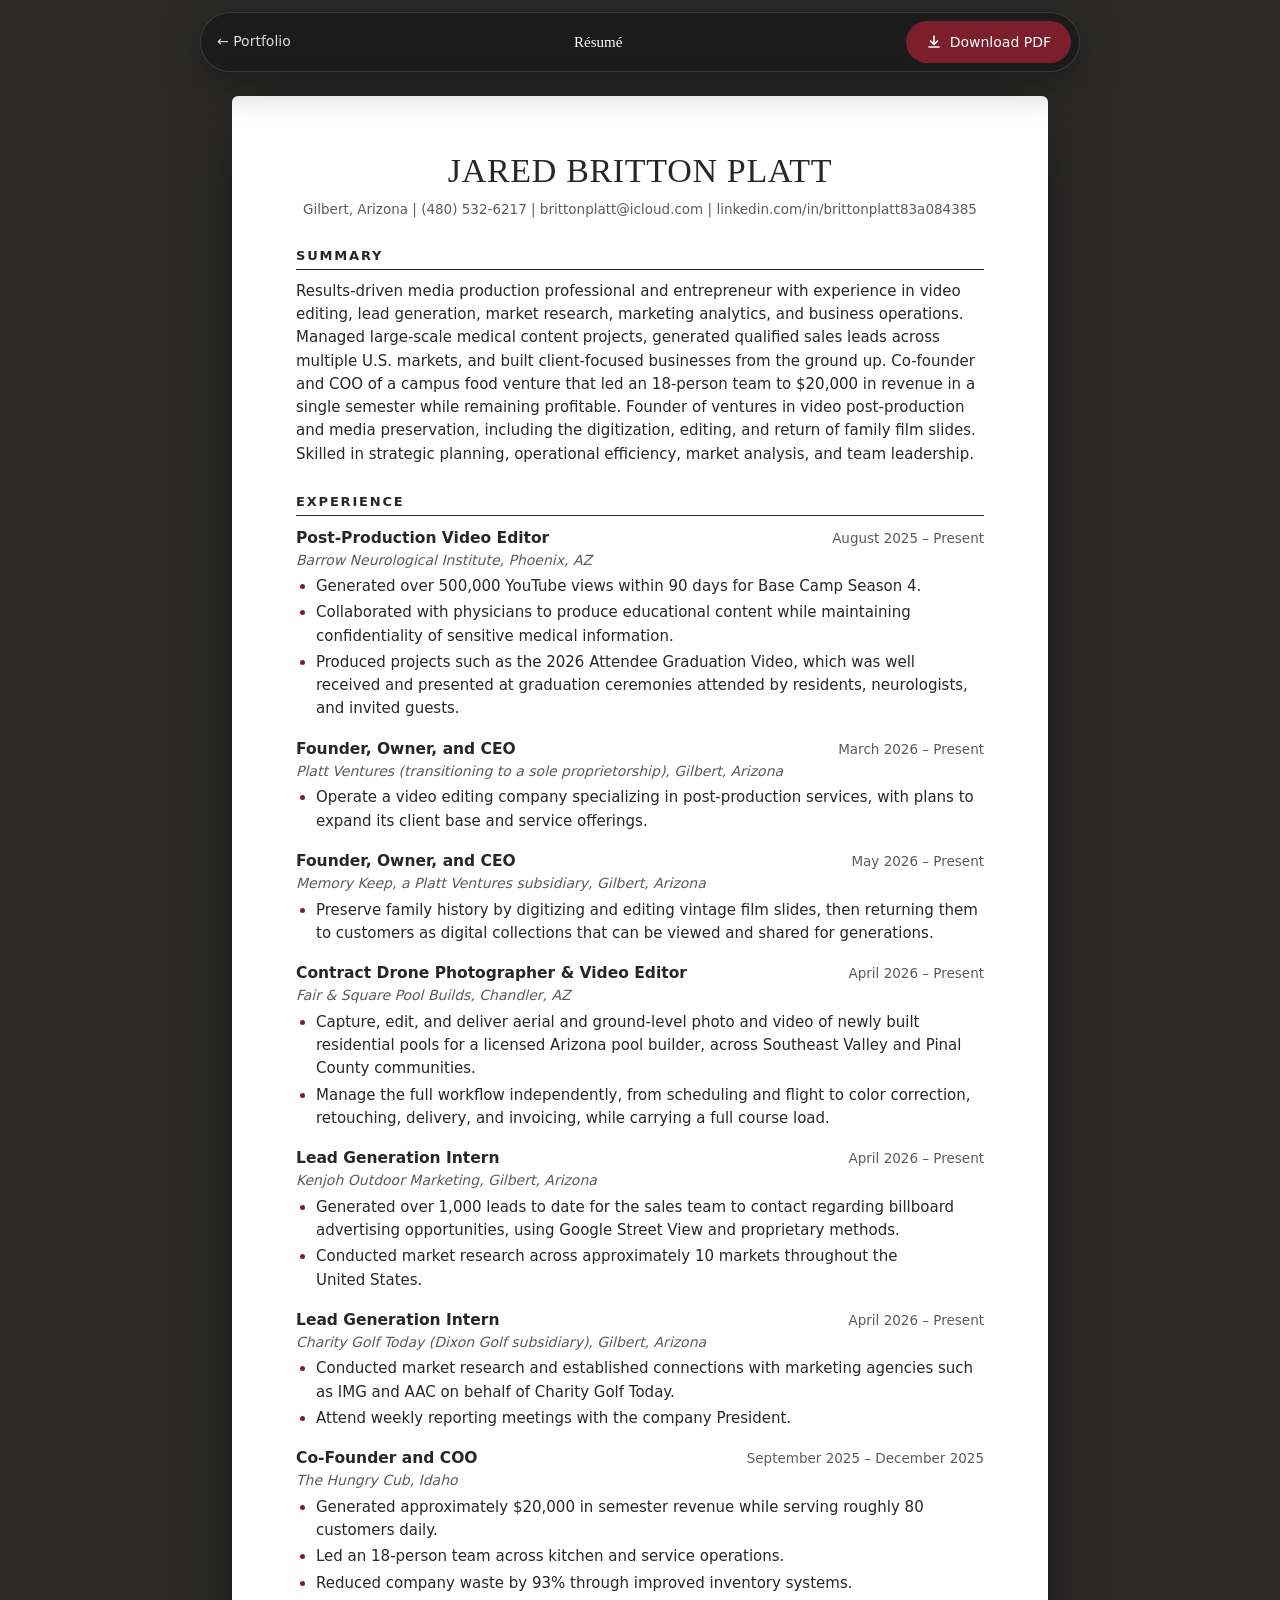
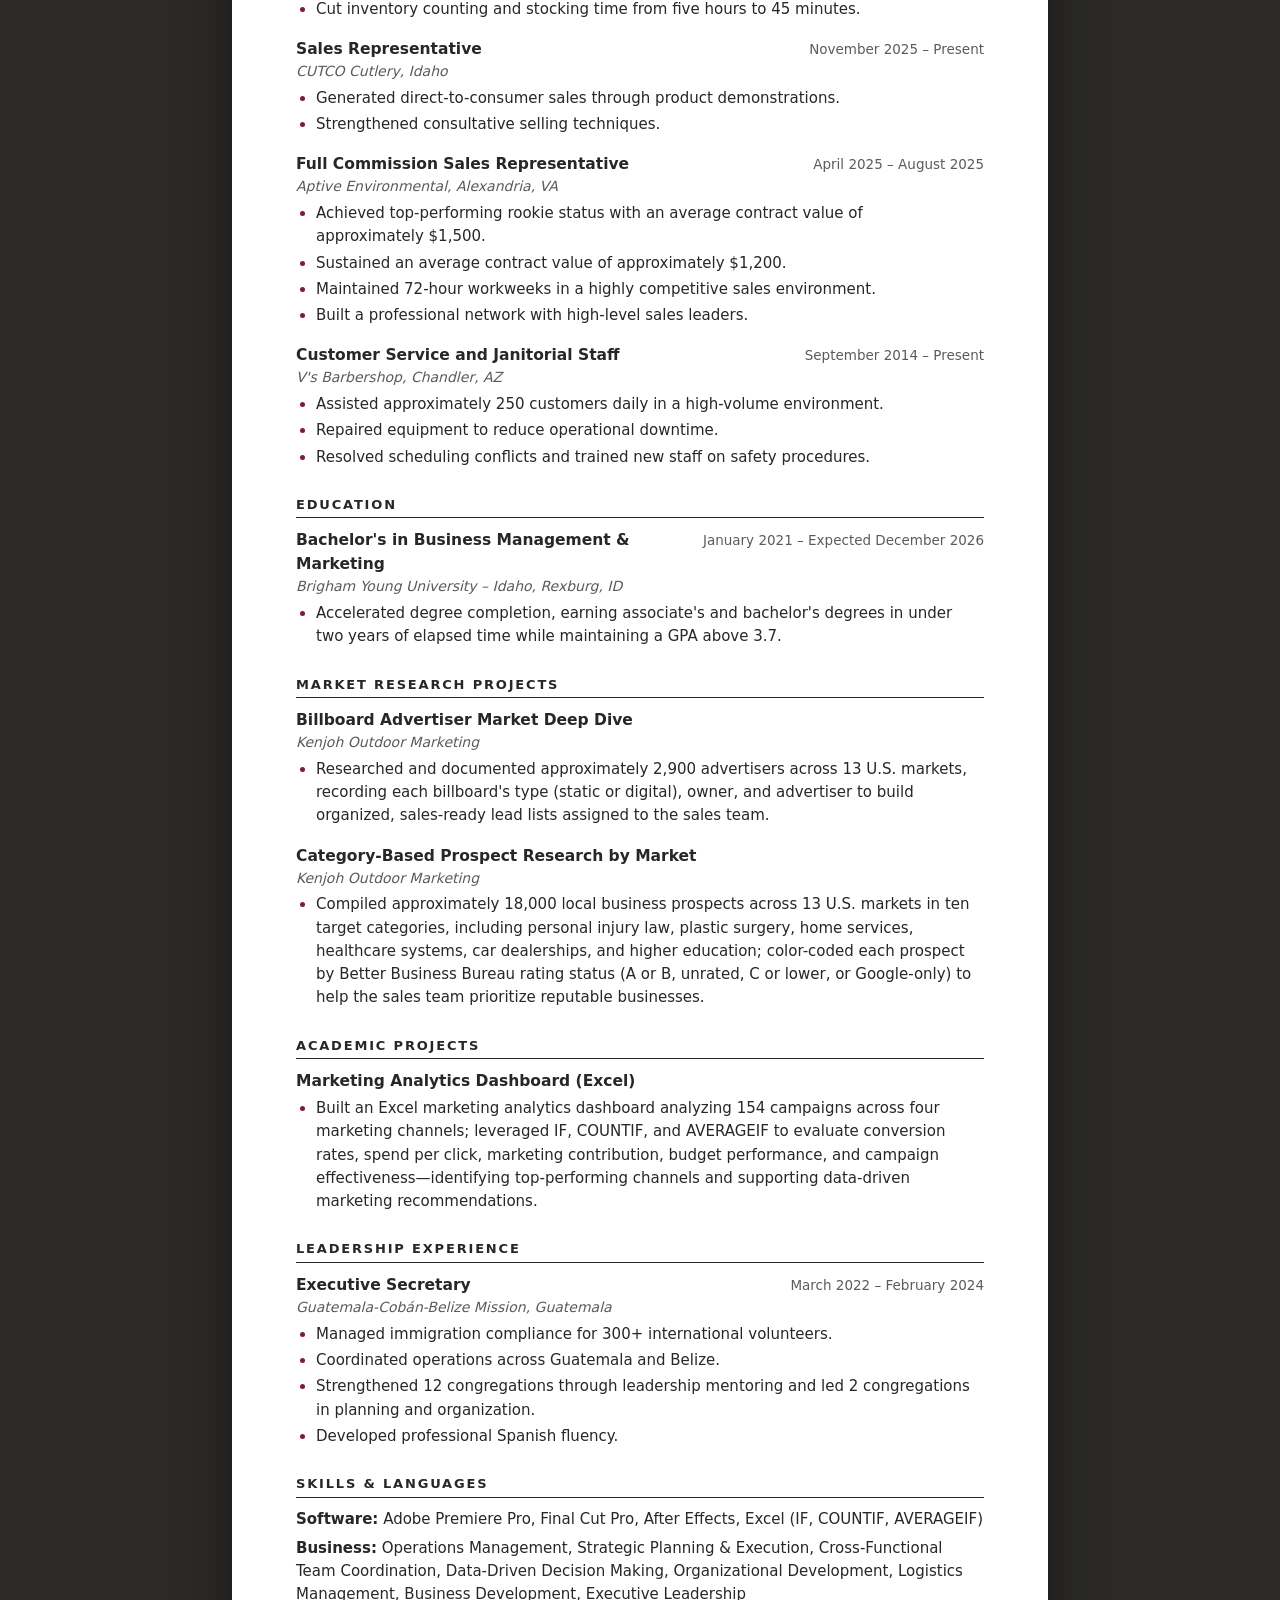
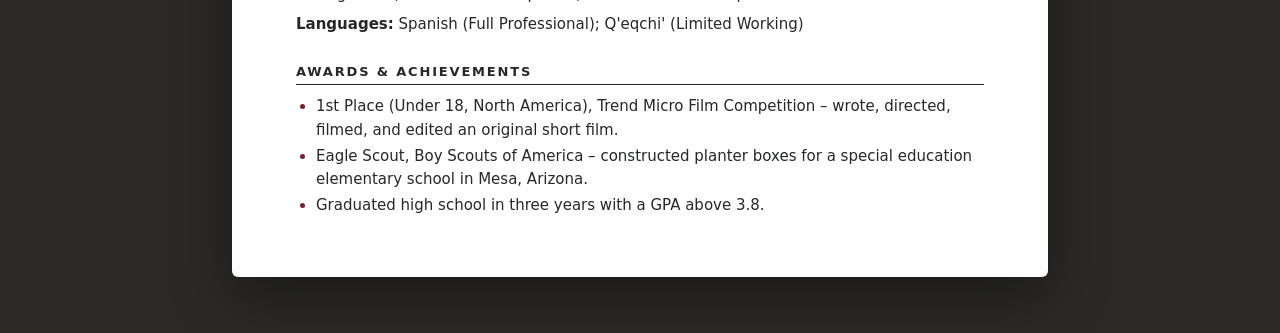
<file: resume.html>
<!doctype html><html lang="en"><head><meta charset="utf-8"><meta name="viewport" content="width=device-width,initial-scale=1,viewport-fit=cover"><title>Résumé | Jared Britton Platt</title>
<style>
:root{--accent:#7A1F2B;--accent-hover:#9B2C3B;--page:#2b2a29;--ink:#262728;--muted:#5a5b5c;--line:#D5DDE4;--f-head:"Playfair Display","Didot","Bodoni 72",Georgia,serif;--f-body:"DM Sans",system-ui,-apple-system,"Segoe UI",sans-serif}
*{box-sizing:border-box}
html{-webkit-text-size-adjust:100%;text-size-adjust:100%}
body{margin:0;background:var(--page);color:var(--ink);font:400 15px/1.55 var(--f-body);-webkit-font-smoothing:antialiased;overflow-x:hidden}
.bar{position:fixed;z-index:50;top:calc(12px + env(safe-area-inset-top,0px));left:max(10px,env(safe-area-inset-left,0px));right:max(10px,env(safe-area-inset-right,0px));max-width:880px;margin-inline:auto;display:flex;align-items:center;justify-content:space-between;gap:10px;padding:8px 8px 8px 16px;border-radius:999px;background:rgba(24,24,25,.78);-webkit-backdrop-filter:blur(10px);backdrop-filter:blur(10px);border:1px solid rgba(255,255,255,.14);box-shadow:0 10px 40px rgba(0,0,0,.35);color:#fff}
.bar a.back{color:rgba(255,255,255,.85);text-decoration:none;font-size:14px;white-space:nowrap}
.bar a.back:hover{color:#fff}
.bar .ttl{font:500 15px/1 var(--f-head);white-space:nowrap;overflow:hidden;text-overflow:ellipsis;min-width:0}
.dl{display:inline-flex;align-items:center;gap:8px;height:42px;padding:0 20px;border-radius:999px;background:var(--accent);color:#fff;text-decoration:none;font:500 14px/1 var(--f-body);white-space:nowrap;flex:none;touch-action:manipulation}
.dl:hover{background:var(--accent-hover)}
.dl svg{width:16px;height:16px;fill:none;stroke:currentColor;stroke-width:1.6;stroke-linecap:round;stroke-linejoin:round}
main{padding:96px 16px 56px}
.paper{max-width:816px;margin-inline:auto;background:#fff;border-radius:6px;padding:56px 64px;box-shadow:0 20px 60px rgba(0,0,0,.4)}
h1{margin:0;font:400 34px/1.1 var(--f-head);letter-spacing:.02em;text-align:center}
.contact{margin:10px 0 0;text-align:center;font-size:13.5px;color:var(--muted);overflow-wrap:anywhere}
h2{margin:28px 0 10px;padding-bottom:5px;border-bottom:1.5px solid var(--ink);font:600 13px/1.2 var(--f-body);letter-spacing:.14em;text-transform:uppercase}
.summary{margin:0;text-wrap:pretty}
.job{margin:0 0 16px;break-inside:avoid}
.jh{display:flex;justify-content:space-between;gap:16px;align-items:baseline}
.jh b{font-weight:600;font-size:15.5px}
.dt{font-size:13.5px;color:var(--muted);white-space:nowrap}
.org{font-size:14px;color:var(--muted);font-style:italic;margin-bottom:4px}
ul{margin:4px 0 0;padding-left:20px}
li{margin:0 0 3px;text-wrap:pretty}
li::marker{color:var(--accent)}
.kv{margin:0 0 6px}
@media (max-width:700px){
  body{font-size:14.5px}
  main{padding:84px 10px 40px}
  .paper{padding:28px 20px;border-radius:4px}
  h1{font-size:27px}
  .jh{flex-direction:column;gap:0}
  .dt{white-space:normal}
  .bar .ttl{display:none}
  .bar{padding-left:14px}
}
@page{size:Letter;margin:.5in .55in}
@media print{
  body{background:#fff;font-size:9.8pt;line-height:1.32}
  .bar{display:none}
  main{padding:0}
  .paper{max-width:none;box-shadow:none;border-radius:0;padding:0}
  h1{font-size:24pt}
  h2{margin:11pt 0 5pt;font-size:9.2pt;break-after:avoid}
  .job{margin-bottom:6pt}
  .jh b{font-size:10.5pt}.dt,.org{font-size:9.5pt}
  li{margin-bottom:1pt}
}
</style></head><body>
<div class="bar" role="banner">
  <a class="back" href="index.html" aria-label="Back to portfolio">&larr; Portfolio</a>
  <span class="ttl">Résumé</span>
  <a class="dl" href="Britton_Platt_Resume.pdf" download="Jared_Britton_Platt_Resume.pdf"><svg viewBox="0 0 16 16" aria-hidden="true"><path d="M8 2v8M4.5 7 8 10.5 11.5 7M3 13h10"/></svg>Download PDF</a>
</div>
<main><article class="paper">
<h1>JARED BRITTON PLATT</h1>
<p class="contact">Gilbert, Arizona | (480) 532-6217 | brittonplatt@icloud.com | linkedin.com/in/brittonplatt83a084385</p>
<section><h2>Summary</h2><p class="summary">Results-driven media production professional and entrepreneur with experience in video editing, lead generation, market research, marketing analytics, and business operations. Managed large-scale medical content projects, generated qualified sales leads across multiple U.S. markets, and built client-focused businesses from the ground up. Co-founder and COO of a campus food venture that led an 18-person team to $20,000 in revenue in a single semester while remaining profitable. Founder of ventures in video post-production and media preservation, including the digitization, editing, and return of family film slides. Skilled in strategic planning, operational efficiency, market analysis, and team leadership.</p></section>
<section><h2>Experience</h2>
<div class="job"><div class="jh"><b>Post-Production Video Editor</b><span class="dt">August 2025 – Present</span></div><div class="org">Barrow Neurological Institute, Phoenix, AZ</div><ul><li>Generated over 500,000 YouTube views within 90 days for Base Camp Season 4.</li><li>Collaborated with physicians to produce educational content while maintaining confidentiality of sensitive medical information.</li><li>Produced projects such as the 2026 Attendee Graduation Video, which was well received and presented at graduation ceremonies attended by residents, neurologists, and invited guests.</li></ul></div>
<div class="job"><div class="jh"><b>Founder, Owner, and CEO</b><span class="dt">March 2026 – Present</span></div><div class="org">Platt Ventures (transitioning to a sole proprietorship), Gilbert, Arizona</div><ul><li>Operate a video editing company specializing in post-production services, with plans to expand its client base and service offerings.</li></ul></div>
<div class="job"><div class="jh"><b>Founder, Owner, and CEO</b><span class="dt">May 2026 – Present</span></div><div class="org">Memory Keep, a Platt Ventures subsidiary, Gilbert, Arizona</div><ul><li>Preserve family history by digitizing and editing vintage film slides, then returning them to customers as digital collections that can be viewed and shared for generations.</li></ul></div>
<div class="job"><div class="jh"><b>Contract Drone Photographer &amp; Video Editor</b><span class="dt">April 2026 – Present</span></div><div class="org">Fair &amp; Square Pool Builds, Chandler, AZ</div><ul><li>Capture, edit, and deliver aerial and ground-level photo and video of newly built residential pools for a licensed Arizona pool builder, across Southeast Valley and Pinal County communities.</li><li>Manage the full workflow independently, from scheduling and flight to color correction, retouching, delivery, and invoicing, while carrying a full course load.</li></ul></div>
<div class="job"><div class="jh"><b>Lead Generation Intern</b><span class="dt">April 2026 – Present</span></div><div class="org">Kenjoh Outdoor Marketing, Gilbert, Arizona</div><ul><li>Generated over 1,000 leads to date for the sales team to contact regarding billboard advertising opportunities, using Google Street View and proprietary methods.</li><li>Conducted market research across approximately 10 markets throughout the United States.</li></ul></div>
<div class="job"><div class="jh"><b>Lead Generation Intern</b><span class="dt">April 2026 – Present</span></div><div class="org">Charity Golf Today (Dixon Golf subsidiary), Gilbert, Arizona</div><ul><li>Conducted market research and established connections with marketing agencies such as IMG and AAC on behalf of Charity Golf Today.</li><li>Attend weekly reporting meetings with the company President.</li></ul></div>
<div class="job"><div class="jh"><b>Co-Founder and COO</b><span class="dt">September 2025 – December 2025</span></div><div class="org">The Hungry Cub, Idaho</div><ul><li>Generated approximately $20,000 in semester revenue while serving roughly 80 customers daily.</li><li>Led an 18-person team across kitchen and service operations.</li><li>Reduced company waste by 93% through improved inventory systems.</li><li>Cut inventory counting and stocking time from five hours to 45 minutes.</li></ul></div>
<div class="job"><div class="jh"><b>Sales Representative</b><span class="dt">November 2025 – Present</span></div><div class="org">CUTCO Cutlery, Idaho</div><ul><li>Generated direct-to-consumer sales through product demonstrations.</li><li>Strengthened consultative selling techniques.</li></ul></div>
<div class="job"><div class="jh"><b>Full Commission Sales Representative</b><span class="dt">April 2025 – August 2025</span></div><div class="org">Aptive Environmental, Alexandria, VA</div><ul><li>Achieved top-performing rookie status with an average contract value of approximately $1,500.</li><li>Sustained an average contract value of approximately $1,200.</li><li>Maintained 72-hour workweeks in a highly competitive sales environment.</li><li>Built a professional network with high-level sales leaders.</li></ul></div>
<div class="job"><div class="jh"><b>Customer Service and Janitorial Staff</b><span class="dt">September 2014 – Present</span></div><div class="org">V&#x27;s Barbershop, Chandler, AZ</div><ul><li>Assisted approximately 250 customers daily in a high-volume environment.</li><li>Repaired equipment to reduce operational downtime.</li><li>Resolved scheduling conflicts and trained new staff on safety procedures.</li></ul></div>
</section>
<section><h2>Education</h2>
<div class="job"><div class="jh"><b>Bachelor&#x27;s in Business Management &amp; Marketing</b><span class="dt">January 2021 – Expected December 2026</span></div><div class="org">Brigham Young University – Idaho, Rexburg, ID</div><ul><li>Accelerated degree completion, earning associate&#x27;s and bachelor&#x27;s degrees in under two years of elapsed time while maintaining a GPA above 3.7.</li></ul></div>
</section>
<section><h2>Market Research Projects</h2>
<div class="job"><div class="jh"><b>Billboard Advertiser Market Deep Dive</b></div><div class="org">Kenjoh Outdoor Marketing</div><ul><li>Researched and documented approximately 2,900 advertisers across 13 U.S. markets, recording each billboard&#x27;s type (static or digital), owner, and advertiser to build organized, sales-ready lead lists assigned to the sales team.</li></ul></div>
<div class="job"><div class="jh"><b>Category-Based Prospect Research by Market</b></div><div class="org">Kenjoh Outdoor Marketing</div><ul><li>Compiled approximately 18,000 local business prospects across 13 U.S. markets in ten target categories, including personal injury law, plastic surgery, home services, healthcare systems, car dealerships, and higher education; color-coded each prospect by Better Business Bureau rating status (A or B, unrated, C or lower, or Google-only) to help the sales team prioritize reputable businesses.</li></ul></div>
</section>
<section><h2>Academic Projects</h2>
<div class="job"><div class="jh"><b>Marketing Analytics Dashboard (Excel)</b></div><ul><li>Built an Excel marketing analytics dashboard analyzing 154 campaigns across four marketing channels; leveraged IF, COUNTIF, and AVERAGEIF to evaluate conversion rates, spend per click, marketing contribution, budget performance, and campaign effectiveness—identifying top-performing channels and supporting data-driven marketing recommendations.</li></ul></div>
</section>
<section><h2>Leadership Experience</h2>
<div class="job"><div class="jh"><b>Executive Secretary</b><span class="dt">March 2022 – February 2024</span></div><div class="org">Guatemala-Cobán-Belize Mission, Guatemala</div><ul><li>Managed immigration compliance for 300+ international volunteers.</li><li>Coordinated operations across Guatemala and Belize.</li><li>Strengthened 12 congregations through leadership mentoring and led 2 congregations in planning and organization.</li><li>Developed professional Spanish fluency.</li></ul></div>
</section>
<section><h2>Skills &amp; Languages</h2>
<p class="kv"><b>Software:</b> Adobe Premiere Pro, Final Cut Pro, After Effects, Excel (IF, COUNTIF, AVERAGEIF)</p>
<p class="kv"><b>Business:</b> Operations Management, Strategic Planning &amp; Execution, Cross-Functional Team Coordination, Data-Driven Decision Making, Organizational Development, Logistics Management, Business Development, Executive Leadership</p>
<p class="kv"><b>Languages:</b> Spanish (Full Professional); Q'eqchi' (Limited Working)</p>
</section>
<section><h2>Awards &amp; Achievements</h2>
<ul><li>1st Place (Under 18, North America), Trend Micro Film Competition – wrote, directed, filmed, and edited an original short film.</li><li>Eagle Scout, Boy Scouts of America – constructed planter boxes for a special education elementary school in Mesa, Arizona.</li><li>Graduated high school in three years with a GPA above 3.8.</li></ul></section>
</article></main>
</body></html>
</file>
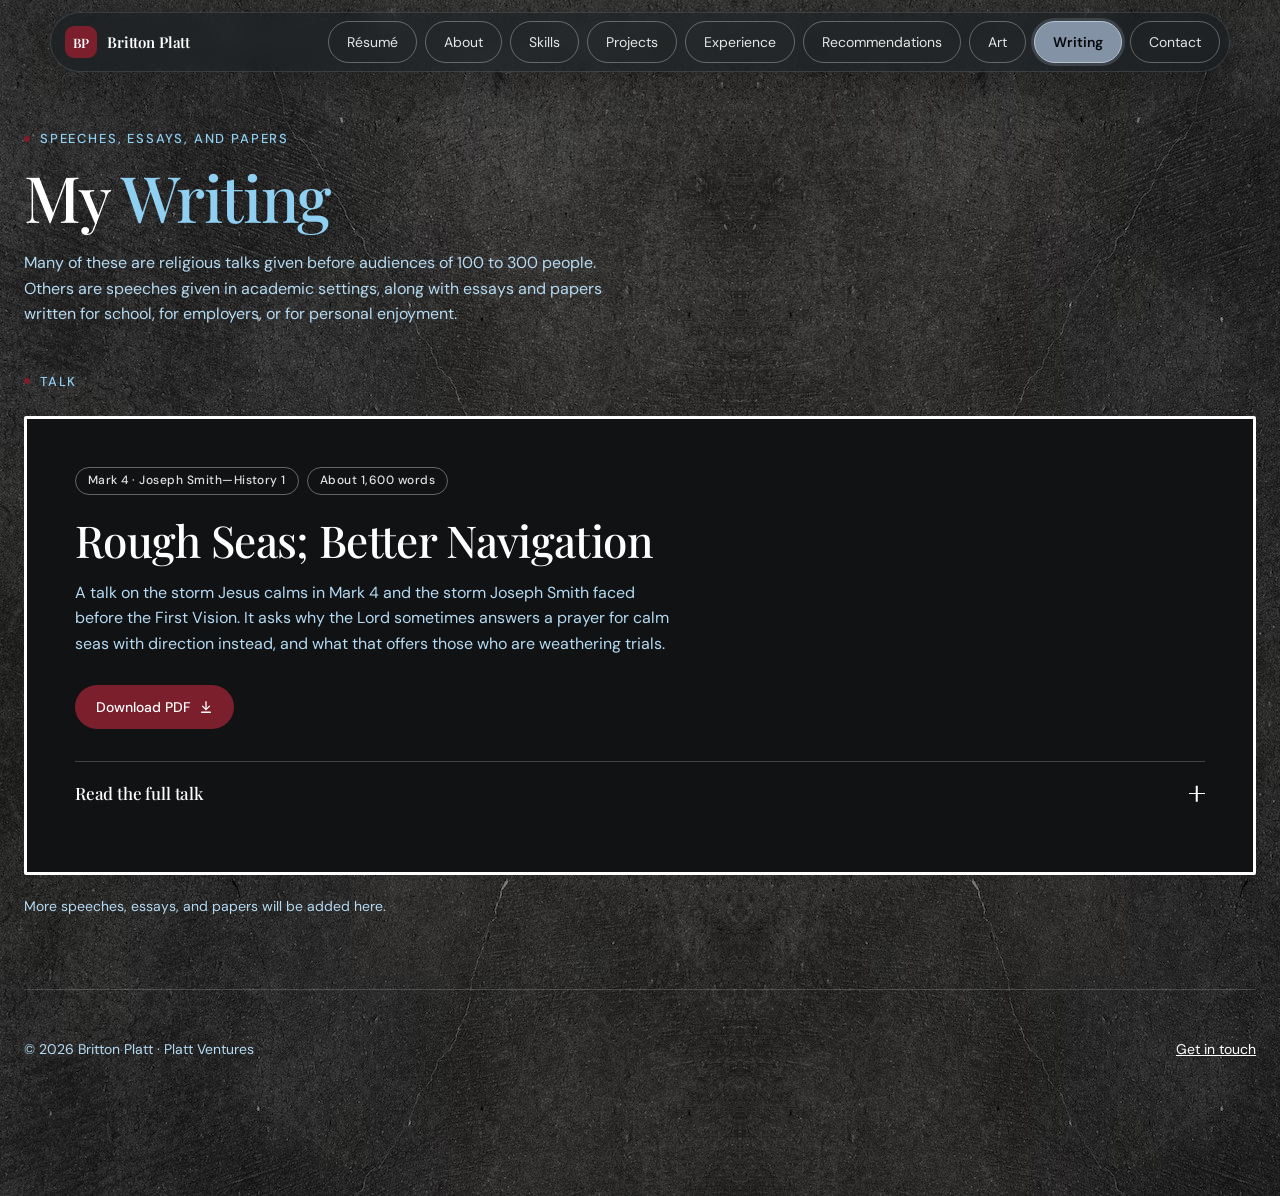
<file: speeches.html>
<!doctype html>
<html lang="en">
<head>
<meta charset="utf-8">
<meta name="viewport" content="width=device-width,initial-scale=1,viewport-fit=cover">
<title>Writing | Britton Platt</title>
<meta name="description" content="Speeches, essays, and papers by Britton Platt. Rough Seas; Better Navigation: a talk on Mark 4 and Joseph Smith—History 1, read in full or downloaded as a PDF.">
<link rel="preconnect" href="https://fonts.googleapis.com">
<link rel="preconnect" href="https://fonts.gstatic.com" crossorigin>
<link rel="stylesheet" href="https://fonts.googleapis.com/css2?family=DM+Sans:opsz,wght@9..40,400;9..40,500&family=Playfair+Display:wght@400;500;600&display=swap">
<link rel="stylesheet" href="css/speeches.css">
</head>
<body>
<header>
  <div class="island" id="island">
    <div class="island-row">
      <a class="brand" href="index.html#top" aria-label="Britton Platt, back to home"><span class="mono" aria-hidden="true">BP</span><span>Britton Platt</span></a>
      <span class="here" id="here" aria-live="polite">Writing</span>
      <nav class="links" aria-label="Sections">
        <a class="rs" href="resume.html">Résumé</a>
        <a href="index.html#about">About</a>
        <a href="index.html#skills">Skills</a>
        <a href="index.html#projects">Projects</a>
        <a href="index.html#experience">Experience</a>
        <a href="index.html#recs">Recommendations</a>
        <a href="art.html">Art</a>
        <a class="act" href="speeches.html" aria-current="page">Writing</a>
        <a href="index.html#contact">Contact</a>
      </nav>
      <div class="nav-end"><button class="menu-btn" id="menuBtn" type="button" aria-expanded="false" aria-controls="navPanel">Menu</button></div>
    </div>
    <div class="panel" id="navPanel">
      <div class="panel-in">
        <a class="pl" href="index.html#about">About</a>
        <a class="pl" href="index.html#skills">Skills</a>
        <a class="pl" href="index.html#projects">Projects</a>
        <a class="pl" href="index.html#experience">Experience</a>
        <a class="pl" href="index.html#recs">Recommendations</a>
        <a class="pl" href="art.html">Art</a>
        <a class="pl act" href="speeches.html" aria-current="page">Writing</a>
        <a class="pl" href="index.html#contact">Contact</a>
        <a class="panel-cta" href="resume.html">View résumé <span><svg class="ic" viewBox="0 0 16 16" aria-hidden="true"><path d="M3 8h10M9 4l4 4-4 4"/></svg></span></a>
      </div>
    </div>
  </div>
</header>
<main id="top">
<section class="sec art-top">
  <div class="wrap">
    <p class="eyebrow"><i></i>Speeches, essays, and papers</p>
    <h1>My <span>Writing</span></h1>
    <p class="lede">Many of these are religious talks given before audiences of 100 to 300 people. Others are speeches given in academic settings, along with essays and papers written for school, for employers, or for personal enjoyment.</p>
  </div>
</section>
<section class="sec" style="padding-top:24px">
  <div class="wrap">
    <div class="head"><p class="eyebrow"><i></i>Talk</p></div>
    <article class="sp-talk" aria-labelledby="sp1-t">
      <ul class="sp-kind" aria-label="Details">
        <li>Mark 4 · Joseph Smith—History 1</li>
        <li>About 1,600 words</li>
      </ul>
      <h2 id="sp1-t">Rough Seas; Better Navigation</h2>
      <p class="sp-sum">A talk on the storm Jesus calms in Mark 4 and the storm Joseph Smith faced before the First Vision. It asks why the Lord sometimes answers a prayer for calm seas with direction instead, and what that offers those who are weathering trials.</p>
      <div class="sp-btns">
        <a class="btn btn-primary" href="Rough_Seas_Better_Navigation.pdf" target="_blank" rel="noopener" download>Download PDF <svg class="ic" viewBox="0 0 16 16" aria-hidden="true"><path d="M8 2v9M4 7l4 4 4-4M3 14h10"/></svg></a>
      </div>
      <details class="sp-read" id="spRead">
        <summary><span>Read the full talk</span><span class="plus" aria-hidden="true"></span></summary>
        <div class="sp-text">
<p>The waves grow higher, and the wind beats upon your drenched and freezing body. You cower at the fate that awaits you as you row to no avail, pulling your helpless vessel toward the opposite shore. The fear of capsizing is now very real.</p>
<p>The disciples must have been terrified.</p>
<p>Mark says, “The waves beat into the ship, so that it was now full.”</p>
<p>The apostles’ feet, sopping wet. Their knees, below water. Treading the water as they moved. Hoping and trying not to lose sight of their mission.</p>
<p>I imagine the thought of the experienced sailor was to weather the storm through will and strength. I assume it was a secondary thought, or even a final desperate moment, that brought to mind a sleeping Savior upon the very vessel believed to be in danger.</p>
<blockquote><p>“He was in the hinder part of the ship, asleep on a pillow: and they awake him, and say unto him, Master, carest thou not that we perish?”</p></blockquote>
<p>I would assume that one has to be near death to ask the future Savior of the world, whom these gentlemen are choosing to follow till the end, a question like “Carest not that we perish?” I mean, certainly, they have seen miracles, and they are asking the calm and collected, all-powerful one if he was worried?</p>
<p>Well, I would be scared too. If I were an experienced sailor, fishing for my livelihood, and suddenly found myself caught in a storm so incredibly tumultuous that Mark would call it a furious squall that broke into their boat.</p>
<p>Although, my guess is that, more likely, I’d be the garment-soaked note taker, clutching my deteriorating parchment at the bow of the ship, whilst clamoring for a foothold to steady myself against the swells as the seafaring others attempted in vain to level our creaking transport.</p>
<p>Either way, this crew of seasoned fishermen and trembling newbies cried out to the Creator of the universe.</p>
<p>I’d be quite frustrated too if the one I knew could quiet the storm slept idly by, as if there were a summer’s rain tapping gently on the window in the peaceful afternoon.</p>
<p>And to be completely honest, the thought that the Savior is sleeping on my ship while I weather a storm gives me pause.</p>
<p>If I am straining at the mast and the Master of all the earth is peacefully riding along, maybe I need not worry. At least, not to such an extent.</p>
<p>But, in the moment, I realize that is not fair to the apostles aboard the ship. I more than sympathize with their plight.</p>
<p>I too would cry out. And amidst my trials, I admit that not quite often enough, I too shout and even plead with my Savior to see me and save me.</p>
<p>The combination of waves and tears soaked wood, failing strength, and torn sails lay tempest-tossed and surely on a path to destruction.</p>
<p>But, aboard the vessel, sleeping through it: a Savior, a man, a God, a master teacher, and element tamer, Christ the Lord.</p>
<blockquote><p>“And he arose, and rebuked the wind, and said unto the sea, Peace, be still.</p><p>And the wind ceased, and there was a great calm.”</p></blockquote>
<p>“You of little faith, why are you so afraid?”</p>
<p>In other words, “Really, guys? You woke me up ’cause there was rain?”</p>
<p>We all face storms in life. Whether they be temporary or long-lasting. An impending destruction or a minor inconvenience. A trial or a lifestyle. Our storms will beat upon us as did the waves of the apostles’ physical and literal storm they faced that night.</p>
<p>Christ is with us though, and we need not fear. The Lord of heaven and earth will weather any storm and rest His weary head on any vessel on which He feels welcome to board.</p>
<p>And if it be His will, sometimes He may even step in and calm the sea.</p>
<p>Life can seem unfair at times.</p>
<p>Why did my friend have a doctor who cured her brother of his cancer, while my cousin still goes in for regular scans for cancer?</p>
<p>Why do all the malnourished kids, with their parasites and singular pair of shoes, in villages I spent a fraction of my life in whilst serving a mission, remain as they are, while there are rich and famous in Maui this weekend? Or, closer to home, why do they live in squalor while we sit in a classroom turned chapel, in a room we sometimes complain gets overheated in the winter?</p>
<p>Can the Lord calm the storms of those we see in suffering? Did the others who crossed the sea before the apostles reach the other side and look back to see them mid-journey as a storm approached overhead, and turn to their left and to their right to say something like,</p>
<p>“I hope they make it”?</p>
<p>Is the Lord even on the boat?</p>
<p>Is there a reason I can believe that such suffering, as those plagued by war and famished by the travails of mortality, can be left to wander this life rowing a boat whose sails have torn and rudder snapped?</p>
<p>Where is the outstretched hand of the Savior to calm their seas? When I find life a bit too hard to handle, where is my Lord of Hosts?</p>
<p>Care he not that I perish?</p>
<p>“Peace, be still” was bade the storm.</p>
<p>Why so faithless? Why so scared? The apostles were rebuked.</p>
<p>Does the Savior let us suffer? Or does He sleep to show us that the storm will pass?</p>
<p>Maybe taking away the storm is only helpful when the Lord needs us to stop focusing on mortality and listen to reality, or rather, eternal reason.</p>
<p>For most of us, the storm itself brings the lesson. The storm is a trial, a test, and a season. It will pass and leave behind a better disciple. The Savior sleeps because He knows it will. He fears not; He is at peace. He is still.</p>
<p>Turning now to our study of Joseph Smith—History:</p>
<p>Joseph Smith wrote about his storm:</p>
<blockquote><p>“In the midst of this war of words and tumult of opinions, I often said to myself: What is to be done? Who of all these parties are right; or, are they all wrong together? If any one of them be right, which is it, and how shall I know it?”</p></blockquote>
<p>Every church and Bible-bashing preacher was another wave that beat upon Joseph and his frail and groaning vessel.</p>
<p>Every foul word spoken or screaming so-called saint who deemed themselves a better Christian than their neighbor was another frigid wind upon the sea.</p>
<p>Joseph Smith was rowing a boat and trying to bring it in to shore, but was caught in a storm he could not navigate through.</p>
<p>So he cried out.</p>
<blockquote><p>“I kneeled down and began to offer up the desires of my heart to God. I had scarcely done so, when immediately I was seized upon by some power which entirely overcame me, and had such an astonishing influence over me as to bind my tongue so that I could not speak. Thick darkness gathered around me, and it seemed to me for a time as if I were doomed to sudden destruction.”</p></blockquote>
<p>Joseph was in the midst of a storm that was building, and as we can see with the Church in existence today, his battle was only at its beginning in the grove of trees.</p>
<p>Joseph said:</p>
<blockquote><p>“My object in going to inquire of the Lord was to know which of all the sects was right, that I might know which to join.</p><p>I was answered that I must join none of them, for they were all wrong;”</p></blockquote>
<p>Notice that the Lord did not remove the churches that were berating the young prophet.</p>
<p>His storm was not removed. His seas were not calmed.</p>
<p>Often. And I would say more oft than not, we pray that our storm be put to rest, but what we get is an eternal navigation system.</p>
<p>In the case of Joseph Smith, he asked for calmer seas, but the Lord provided a direction in which to sail.</p>
<p>God appointed him captain and gave him a compass and charged him with the guidance of the vessel of generations of faithful Latter-day Saints back to their Heavenly Father.</p>
<p>Each and every day, our storm-beaten hearts and minds cry out to our peaceful, still, and faithful Savior, asking Him for a life of peace and tranquility.</p>
<p>But Jesus captains our ship for us far too often.</p>
<p>Sometimes He has to let us steer, and He will stand and guide. Even if that guidance looks like showing us that you can have peace amidst a tempest.</p>
<p>We will weather many a storm to come.</p>
<p>Rougher seas are ahead.</p>
<p>We will only be able to sail through the next and bigger storm if we accept the Lord’s guidance and a better navigation system. We practice on the smaller swells to break through the life-altering, gut-wrenching trials of tomorrow. But the Savior will board your vessel if you let Him, and ride with you till you make it home.</p>
<p>Take heart. The sea calms eventually. Because Jesus is the great helmsman of our souls.</p>
<p>If we choose to be faithful through our storms, they will pass over us, and we will sail to calmer waters.</p>
<p>Ask God to calm the storm, but do not be surprised when He hands you a better compass than the one you have and names you captain.</p>
<p>I say in the name of the great and true compass, Jesus Christ, amen.</p>
        </div>
      </details>
    </article>
    <p class="sp-note">More speeches, essays, and papers will be added here.</p>
    <div class="art-foot"><span>© 2026 Britton Platt · Platt Ventures</span><a href="index.html#contact">Get in touch</a></div>
  </div>
</section>
</main>
<script src="js/speeches.js"></script>

</body>
</html>
</file>
<file: css/style.css>
[hidden]:not([hidden=until-found i]){display:none!important}
/* Layout concept: a dark cinematic hero and floating island nav frame warm off-white content sections; dark closing call to action and footer. One maroon accent. */
:root{
  --bg-dark:#181819; --bg-light:#353433; --surface:#FFFFFF; --surface-dark:#222223;
  --ink:#262728; --ink-muted:#5a5b5c; --text-on-dark:#FFFFFF; --text-on-dark-muted:#a5a5a3;
  --line-light:#cfcfcd; --line-dark:rgba(255,255,255,0.12);
  --accent:#7A1F2B; --accent-hover:#9B2C3B; --accent-on-dark:#C45566;
  --statement-from:#8a8987;
  --r-card:16px; --r-img:24px; --r-pill:999px;
  /* Astralaga is a licensed font; Playfair Display stands in until its font file is embedded */
  --f-head:"Astralaga","Playfair Display","Didot","Bodoni 72",Georgia,serif;
  --f-body:"DM Sans",system-ui,-apple-system,"Segoe UI",sans-serif;
  --ease:cubic-bezier(.22,1,.36,1);
  --gutter:24px; --section-pad:80px;
  --ice:url("../images/hero.jpg");
  --noise:url("data:image/svg+xml,%3Csvg xmlns='http://www.w3.org/2000/svg' width='160' height='160'%3E%3Cfilter id='n'%3E%3CfeTurbulence type='fractalNoise' baseFrequency='.9' numOctaves='2' stitchTiles='stitch'/%3E%3CfeColorMatrix type='saturate' values='0'/%3E%3C/filter%3E%3Crect width='100%25' height='100%25' filter='url(%23n)'/%3E%3C/svg%3E");
  color-scheme:light;
  font-variant-numeric:lining-nums;
}
@media (max-width:399px){:root{--gutter:16px}}
*{box-sizing:border-box}
html{scroll-behavior:smooth}
body{margin:0;background:var(--bg-light);color:var(--ink);font:400 16px/1.6 var(--f-body);-webkit-font-smoothing:antialiased;overflow-x:hidden}
img,svg{max-width:100%}
a{color:inherit}
h1,h2,h3,h4,p,ul,ol,figure,blockquote{margin:0}
ul,ol{padding:0;list-style:none}
button{font:inherit;color:inherit;cursor:pointer}
:focus-visible{outline:2px solid var(--accent);outline-offset:3px;border-radius:6px}
.dark :focus-visible,.island :focus-visible,.hero :focus-visible{outline-color:var(--accent-on-dark)}
section[id]{scroll-margin-top:84px}
.wrap{width:100%;max-width:1440px;margin-inline:auto;padding-inline:max(var(--gutter),env(safe-area-inset-left,0px)) max(var(--gutter),env(safe-area-inset-right,0px))}
.sec{padding-block:var(--section-pad);position:relative}
.dark{background:var(--bg-dark);color:var(--text-on-dark)}
.grain::after{content:"";position:absolute;inset:0;background-image:var(--noise);background-size:160px 160px;opacity:.08;pointer-events:none;z-index:5}

/* type */
.eyebrow{display:flex;align-items:center;gap:10px;font-size:13px;font-weight:500;line-height:1;letter-spacing:.14em;text-transform:uppercase;color:var(--ink);margin-bottom:18px}
.eyebrow i{width:6px;height:6px;border-radius:50%;background:var(--accent);flex:none}
.dark .eyebrow{color:#C9C9C9}
.dark .eyebrow i{background:var(--accent-on-dark)}
h2{font:500 clamp(34px,4.6vw,46px)/1.12 var(--f-head);letter-spacing:-.015em;color:var(--ink);text-wrap:balance;max-width:22em}
h2 .m{color:var(--ink-muted)}
.dark h2{color:var(--text-on-dark)}
.dark h2 .m{color:var(--text-on-dark-muted)}
.head{margin-bottom:40px}
.lede{color:var(--ink-muted);max-width:40em;margin-top:16px}
.muted{color:var(--ink-muted)}

/* buttons */
.btn{display:inline-flex;align-items:center;justify-content:center;gap:8px;height:40px;padding:0 20px;border-radius:var(--r-pill);border:1px solid transparent;font:500 14px/1 var(--f-body);text-decoration:none;white-space:nowrap;transition:background-color .3s var(--ease),transform .3s var(--ease),border-color .3s var(--ease)}
.btn:hover{transform:translateY(-1px)}
.btn svg{width:14px;height:14px;flex:none;transition:transform .3s var(--ease)}
.btn:hover svg{transform:translateX(3px)}
.btn-primary{background:var(--accent);color:#fff}
.btn-primary:hover{background:var(--accent-hover)}
.btn-dark{background:rgba(255,255,255,.12);color:#fff}
.btn-dark:hover{background:rgba(255,255,255,.2)}
.btn-light{background:var(--surface);color:var(--ink);border-color:var(--line-light)}
.btn-light:hover{border-color:#c9c6bf}
.btns{display:flex;flex-wrap:wrap;gap:12px}
.ic{fill:none;stroke:currentColor;stroke-width:1.5;stroke-linecap:round;stroke-linejoin:round}

/* cards */
.card{background:var(--surface);border:1px solid var(--line-light);border-radius:var(--r-card);padding:24px}
.dark .card{background:var(--surface-dark);border-color:var(--line-dark)}
.img{border-radius:var(--r-img);overflow:hidden;position:relative}
.ice{background-image:var(--img,var(--ice));background-size:cover;background-position:center;transition:transform .6s var(--ease)}
.img:hover .ice{transform:scale(1.03)}

/* ===== nav island ===== */
.island{position:fixed;z-index:100;top:calc(12px + env(safe-area-inset-top,0px));left:max(10px,env(safe-area-inset-left,0px));right:max(10px,env(safe-area-inset-right,0px));max-width:1180px;margin-inline:auto;background:rgba(24,24,25,.4);-webkit-backdrop-filter:blur(10px);backdrop-filter:blur(10px);transition:background-color .3s;border:1px solid rgba(255,255,255,.12);border-radius:30px;box-shadow:0 10px 40px rgba(0,0,0,.28);color:#fff}
.island-row{height:58px;display:flex;align-items:center;justify-content:space-between;padding:0 7px 0 14px;gap:12px}
.brand{display:flex;align-items:center;gap:10px;text-decoration:none;font:600 15px/1 var(--f-head);letter-spacing:-.01em;min-width:0}
.mono{width:32px;height:32px;border-radius:9px;background:var(--accent);display:grid;place-items:center;font:600 13px/1 var(--f-head);flex:none}
.links{display:none;gap:4px}
.links a,.panel a.pl{text-decoration:none}
.links a{font-size:14px;padding:8px 14px;border-radius:var(--r-pill);color:rgba(255,255,255,.62);transition:color .3s,background-color .3s}
.links a:hover{color:#fff}
.links a.act,.panel a.pl.act{color:#fff}
.nav-end{display:flex;align-items:center;gap:8px}
.menu-btn{width:84px;height:44px;border-radius:var(--r-pill);border:0;background:rgba(255,255,255,.12);color:#fff;font:500 14px/1 var(--f-body)}
.nav-cta{display:none}
.panel{max-height:0;opacity:0;visibility:hidden;overflow:hidden;transition:max-height .3s ease-out,opacity .3s ease-out,visibility 0s linear .3s}
.island.open .panel{max-height:560px;opacity:1;visibility:visible;transition-delay:0s}
.panel-in{padding:4px 16px 16px}
.panel a.pl{display:block;font:500 22px/1.2 var(--f-head);letter-spacing:-.01em;padding:16px 0;color:rgba(255,255,255,.7);border-top:1px solid rgba(255,255,255,.1)}
.panel a.pl:first-child{border-top:0}
.panel-cta{display:flex;align-items:center;justify-content:space-between;gap:12px;margin-top:12px;height:52px;padding:0 6px 0 22px;border-radius:var(--r-pill);background:var(--accent);color:#fff;text-decoration:none;font:500 15px/1 var(--f-body);transition:background-color .3s}
.panel-cta:hover{background:var(--accent-hover)}
.panel-cta span{width:40px;height:40px;border-radius:50%;background:rgba(255,255,255,.18);display:grid;place-items:center}
.panel-cta svg{width:16px;height:16px}
@media (min-width:1024px){
  .links{display:flex}.menu-btn,.panel{display:none}.nav-cta{display:inline-flex}
  .island-row{padding-right:9px}
}

/* ===== hero ===== */
.hero{position:relative;height:100vh;height:100svh;min-height:560px;background:var(--bg-dark);color:#fff;overflow:hidden}
.hero-img{position:absolute;inset:0;background-image:var(--ice);background-size:cover;background-position:center 72%;filter:brightness(.92) saturate(.95)}
.hero.grain::after{-webkit-mask-image:linear-gradient(to bottom,#000 60%,transparent 100%);mask-image:linear-gradient(to bottom,#000 60%,transparent 100%)}
.hero-fade{position:absolute;inset:0;background:linear-gradient(to bottom,rgba(24,24,25,.34) 0%,rgba(24,24,25,.16) 38%,rgba(24,24,25,.14) 60%,rgba(53,52,51,.55) 82%,var(--bg-light) 100%)}
.hero-copy{position:relative;z-index:3;max-width:680px;margin-inline:auto;padding:clamp(110px,22vh,200px) var(--gutter) 0;text-align:center;display:flex;flex-direction:column;align-items:center;gap:20px}
.badge{display:inline-flex;align-items:center;gap:10px;padding:8px 14px;border-radius:var(--r-pill);background:rgba(24,24,25,.5);border:1px solid var(--line-dark);font-size:13px;line-height:1.3;-webkit-backdrop-filter:blur(8px);backdrop-filter:blur(8px);text-align:left}
.badge i{width:6px;height:6px;border-radius:50%;background:var(--accent-on-dark);flex:none}
h1{font:500 clamp(44px,8vw,76px)/1.12 var(--f-head);letter-spacing:-.015em;color:#fff}
.hero .sub{font-size:18px;color:#fff;max-width:30em;text-shadow:0 1px 18px rgba(0,0,0,.5)}
.hero .btns{justify-content:center}
.scroll-hint{position:absolute;z-index:3;left:50%;transform:translateX(-50%);bottom:calc(36px + env(safe-area-inset-bottom,0px));z-index:6;display:flex;flex-direction:column;align-items:center;gap:8px;font-size:13px;color:rgba(255,255,255,.88);text-shadow:0 1px 12px rgba(0,0,0,.55)}
.scroll-hint svg{width:20px;height:20px;animation:bob 2.4s var(--ease) infinite}
@keyframes bob{0%,100%{transform:translateY(0)}50%{transform:translateY(4px)}}

/* rounded top lets the light page rise over the dark hero */
.rise{border-radius:0;margin-top:0;position:relative;z-index:4;background:var(--bg-light)}

/* ===== statement ===== */
.statement{font:500 clamp(28px,4.4vw,40px)/1.22 var(--f-head);letter-spacing:-.015em;max-width:24em;text-wrap:balance}
.statement .w{color:var(--ink);transition:color .35s var(--ease)}
.js .statement .w{color:var(--statement-from)}
.js .statement .w.on{color:var(--ink)}

/* ===== about ===== */
.two{display:grid;gap:40px}
@media (min-width:800px){.two{grid-template-columns:1fr 1fr;gap:64px;align-items:start}}
.proof{display:flex;flex-wrap:wrap;align-items:center;gap:10px 12px;margin-top:32px}
.org{display:inline-flex;align-items:center;gap:8px;padding:5px 12px 5px 5px;border-radius:var(--r-pill);background:var(--surface);border:1px solid var(--line-light);font-size:13px;line-height:1}
.org b{width:24px;height:24px;border-radius:50%;background:var(--ink);color:#fff;display:grid;place-items:center;font:500 10px/1 var(--f-body)}
.cred{font-size:14px;color:var(--ink-muted);flex-basis:100%}
.about-img{margin-top:48px;aspect-ratio:16/9;max-height:640px;min-height:260px}
.about-img .ice{position:absolute;inset:0;background-position:50% 40%}

.ph{position:absolute;z-index:2;left:16px;bottom:16px;padding:6px 12px;border-radius:var(--r-pill);background:rgba(255,255,255,.92);color:var(--ink);font-size:12px;line-height:1.3;max-width:calc(100% - 32px)}

.facts{padding:8px 24px 24px}
.fact{display:flex;justify-content:space-between;align-items:baseline;gap:20px;padding:18px 0;border-bottom:1px solid var(--line-light)}
.fact dt{font-size:14px;color:var(--ink-muted);flex:none}
.fact dd{margin:0;text-align:right;font:600 18px/1.3 var(--f-head);letter-spacing:-.01em;min-width:0}
.facts-close{padding-top:22px;font:600 20px/1.3 var(--f-head);letter-spacing:-.01em}
dl.f{margin:0}

/* ===== stats ===== */
.stats{display:grid;gap:16px}
@media (min-width:800px){.stats{grid-template-columns:repeat(2,1fr)}}
.stat{display:flex;flex-direction:column;padding:0}
.stat-h,.stat-f{display:flex;justify-content:space-between;align-items:center;gap:12px;padding:18px 24px;font-size:14px}
.stat-h span:first-child,.stat-f{color:var(--ink-muted)}
.tag{padding:4px 10px;border-radius:var(--r-pill);border:1px solid var(--line-light);font-size:12px;line-height:1.3;color:var(--ink)}
.stat hr{border:0;border-top:1px solid var(--line-light);margin:0}
.num{display:flex;align-items:flex-start;padding:28px 24px;font:500 min(96px,20vw)/1.1 var(--f-head);letter-spacing:-.01em;font-variant-numeric:lining-nums tabular-nums}
@media (min-width:800px){.num{font-size:min(96px,9vw)}}
.dg{display:block;height:1.1em;width:.62em;overflow:hidden;text-align:center}
.dg i{display:block;font-style:normal;transform:translateY(0);transition:transform 1.2s var(--ease);transition-delay:var(--d,0ms)}
.dg i b{display:block;height:1.1em;font-weight:400}
.sx{font-size:.3em;line-height:1.1;margin-top:.45em;margin-left:.15em;color:var(--ink-muted)}
.cm{align-self:flex-end;font-size:.5em;line-height:1;padding-bottom:.2em;margin-inline:.02em;color:var(--ink-muted)}
.round{border-radius:50%!important;object-fit:cover!important;background:#F4F4F2;padding:0!important}
.co-logo{width:44px;height:44px;border:1px solid var(--line-light);flex:none}
.step-top{display:flex;align-items:center;justify-content:space-between;gap:12px}
.acc-p a{text-decoration:underline;text-underline-offset:3px}
.logo-tile.wide{width:116px;height:44px;padding:6px 10px}.stat-logo.wide{width:auto;height:24px}.co-logo.wide{width:auto;height:34px;padding:4px 10px;border-radius:10px;background:#fff}
.stat-ban{margin:16px 24px 0;padding:9px 14px;border-radius:10px;background:var(--accent);color:#fff;font:600 12px/1 var(--f-body,inherit);letter-spacing:.14em;text-transform:uppercase;text-align:center}
.logo-tile.left{right:auto;left:16px}.logo-tile.pv{width:132px}
.acc-p .figs.mk figure{flex:1 1 120px;max-width:200px;aspect-ratio:4/3}.acc-p .figs.mk img{width:100%;height:100%;object-fit:cover;display:block}
.phone-note{margin-top:18px;max-width:46em;font-size:14px;line-height:1.6;color:rgba(255,255,255,.78)}.phone-note b{color:#fff;font-weight:600}.phone-note a{color:#fff;text-decoration:underline;text-underline-offset:3px}
.tm-wrap{display:inline-flex;align-items:flex-start;gap:2px}.tm{font-size:12px;font-weight:600;line-height:1;opacity:.85;margin-top:-1px}.pv-mark-wrap{align-self:flex-start;margin-bottom:18px}.hero-copy .pv-mark-wrap{align-self:center}.pv-mark-wrap .pv-mark{margin-bottom:0}
.pv-line{display:flex;align-items:center;gap:14px;margin-top:20px;flex-wrap:wrap}.pv-line img{height:44px;width:auto}.pv-line span{font-size:13px;color:var(--text-on-dark-muted);max-width:18em}
.pv-mark{display:block;height:48px;width:auto;max-width:100%;object-fit:contain;align-self:flex-start;margin-bottom:18px}.hero-copy .pv-mark{align-self:center;margin-left:auto;margin-right:auto}
.lh{display:inline-flex;align-items:center;gap:10px}
.stat-logo{width:30px;height:30px;object-fit:contain;flex:none}
.stat-f{border-top:1px solid var(--line-light);margin-top:auto}

/* ===== skills ===== */
.stage{position:relative;overflow:hidden;padding:6px 0;-webkit-mask-image:linear-gradient(to right,transparent,#000 8%,#000 92%,transparent);mask-image:linear-gradient(to right,transparent,#000 8%,#000 92%,transparent)}
.marq-track{display:flex;gap:12px;width:max-content;animation:marq 70s linear infinite;will-change:transform}
.stage:hover .marq-track{animation-play-state:paused}
@keyframes marq{from{transform:translateX(0)}to{transform:translateX(calc(-50% - 6px))}}
.sk{flex:none;display:flex;align-items:center;gap:10px;height:52px;padding:0 24px;border-radius:var(--r-pill);background:var(--surface);border:1px solid var(--line-light);font:500 15px/1 var(--f-body);letter-spacing:-.01em;white-space:nowrap;color:var(--ink);user-select:none}
.sk svg{width:18px;height:18px;flex:none;color:var(--accent)}
@media (prefers-reduced-motion:reduce){.marq-track{animation:none;width:auto;flex-wrap:wrap}.marq-dup{display:none}}
.tools{display:flex;gap:12px;overflow-x:auto;padding:4px 2px 12px;margin-top:32px;scroll-snap-type:x proximity;-webkit-overflow-scrolling:touch}
.tool{flex:0 0 auto;min-width:200px;scroll-snap-align:start;display:flex;flex-direction:column;gap:6px;padding:18px 20px}
.tool span{font-size:13px;color:var(--ink-muted)}
.tool b{font:600 18px/1.25 var(--f-head);letter-spacing:-.01em}
@media (min-width:1100px){.tools{overflow:visible;flex-wrap:wrap}.tool{flex:1 1 200px}}

/* ===== work ===== */
.filters{display:flex;flex-wrap:wrap;gap:8px;margin:28px 0 32px}
.flt{height:36px;padding:0 16px;border-radius:var(--r-pill);border:1px solid var(--line-light);background:var(--surface);font:500 14px/1 var(--f-body);transition:background-color .3s,color .3s,border-color .3s}
.flt[aria-pressed="true"]{background:var(--ink);color:#fff;border-color:var(--ink)}
.grid{display:grid;gap:16px}
@media (min-width:800px){.grid{grid-template-columns:1fr 1fr}}
.proj{position:relative;min-height:460px;aspect-ratio:4/5;border-radius:var(--r-img);overflow:hidden;color:#fff;display:flex;flex-direction:column;justify-content:space-between;padding:20px;isolation:isolate}
@media (min-width:800px){.proj{aspect-ratio:5/6}}
.proj .ice{position:absolute;inset:0;z-index:-2}
.proj:hover .ice{transform:scale(1.03)}
.proj::before{content:"";position:absolute;inset:0;z-index:-1;background:linear-gradient(to top,rgba(24,24,25,.92) 0%,rgba(24,24,25,.6) 38%,rgba(24,24,25,.05) 70%)}
.logo-tile{position:absolute;top:16px;right:16px;width:60px;height:60px;padding:6px;border-radius:14px;background:#fff;object-fit:contain}
.ph-cover{background-image:linear-gradient(135deg,#1f1f20 0%,#383736 55%,#504f4e 100%)!important}
.proj:hover .ph-cover{transform:none}
.ph-note{position:absolute;left:0;right:0;top:0;bottom:46%;display:flex;flex-direction:column;align-items:center;justify-content:center;gap:10px;text-align:center;color:#cfd3d8;font-size:13px;line-height:1.4;pointer-events:none}
.tags{display:flex;flex-wrap:wrap;gap:8px}
.tags span{padding:5px 12px;border-radius:var(--r-pill);background:#fff;color:var(--ink);font-size:12px;line-height:1.3;font-weight:500}
.proj-b{display:flex;align-items:flex-end;justify-content:space-between;gap:16px;flex-wrap:wrap}
.proj-t{min-width:0;flex:1 1 220px}
.proj-t small{display:block;font-size:13px;color:#cfd3d8}
.proj-t h3{font:600 22px/1.2 var(--f-head);letter-spacing:-.01em;margin:6px 0 8px}
.proj-t p{font-size:14px;color:#e6e8ea}
.more{display:flex;justify-content:center;margin-top:32px}
.proj-ban{position:absolute;left:16px;right:16px;top:46%;z-index:2;display:flex;gap:12px;align-items:flex-start;padding:12px 14px;border-radius:12px;background:var(--accent);color:#fff;font:500 13px/1.45 var(--f-body);box-shadow:0 8px 24px rgba(0,0,0,.3)}
.proj-ban svg{width:20px;height:20px;flex:none;margin-top:1px}
.ice.fit{background-image:none;background-color:#181819}
.ice.fit img{position:absolute;left:0;top:43%;transform:translateY(-50%);width:100%;height:auto;display:block;-webkit-mask-image:linear-gradient(to bottom,transparent 0,#000 16%,#000 84%,transparent 100%);mask-image:linear-gradient(to bottom,transparent 0,#000 16%,#000 84%,transparent 100%)}
.proj-ban b{display:block;font:600 12px/1 var(--f-body);letter-spacing:.14em;text-transform:uppercase;margin-bottom:6px}

/* ===== gallery ===== */
.gal{display:grid;grid-template-columns:repeat(2,1fr);grid-auto-rows:180px;grid-auto-flow:dense;gap:12px}
@media (min-width:800px){.gal{grid-template-columns:repeat(4,1fr);grid-auto-rows:220px}}
.gi{position:relative;margin:0;border-radius:var(--r-img);overflow:hidden;background:#222223}
.gi img{position:absolute;inset:0;width:100%;height:100%;object-fit:cover;transition:transform .6s var(--ease)}
.gi:hover img{transform:scale(1.03)}
.gi figcaption{position:absolute;left:0;right:0;bottom:0;padding:36px 16px 14px;color:#fff;font-size:13px;line-height:1.3;background:linear-gradient(to top,rgba(24,24,25,.8),transparent)}
.gi.w2{grid-column:span 2}.gi.h2{grid-row:span 2}

/* ===== experience ===== */
.acc{border-top:1px solid var(--line-light)}
.acc-i{border-bottom:1px solid var(--line-light)}
.acc-b{width:100%;display:grid;grid-template-columns:40px 1fr auto;gap:12px 16px;align-items:center;text-align:left;padding:22px 0;background:none;border:0}
.acc-n{font-size:13px;color:var(--ink-muted);font-variant-numeric:tabular-nums}
.acc-t{display:flex;flex-direction:column;gap:2px;min-width:0}
.acc-t b{font:600 clamp(18px,2.4vw,22px)/1.25 var(--f-head);letter-spacing:-.01em}
.acc-t span{font-size:14px;color:var(--ink-muted)}
.acc-d{font-size:13px;color:var(--ink-muted);text-align:right}
.acc-p{display:grid;grid-template-rows:0fr;transition:grid-template-rows .3s var(--ease)}
.acc-i.open>.acc-p{grid-template-rows:1fr}
.acc-p>div{overflow:hidden}
.acc-p ul{padding:0 0 24px 56px;display:grid;gap:8px;color:var(--ink-muted);max-width:52em}
.acc-p li{position:relative;padding-left:16px}
.acc-p .figs{display:flex;flex-wrap:wrap;gap:12px;margin:0 0 24px 56px}
.acc-p figure{margin:0;flex:1 1 260px;max-width:420px;border-radius:var(--r-card);overflow:hidden}
.acc-p figure img{display:block;width:100%;height:auto}
.acc-p li::before{content:"";position:absolute;left:0;top:.7em;width:5px;height:5px;border-radius:50%;background:var(--accent)}
@media (max-width:640px){.acc-b{grid-template-columns:28px 1fr}.acc-d{grid-column:2;text-align:left}.acc-p ul{padding-left:40px}.acc-p .figs{margin-left:40px}}

/* ===== process ===== */
.steps{display:grid;gap:32px}
@media (min-width:800px){.steps{grid-template-columns:repeat(3,1fr);gap:48px}}
.step{border-left:1px solid var(--line-light);padding-left:24px;display:flex;flex-direction:column;gap:12px}
.step .n{font-size:13px;color:var(--ink-muted);font-variant-numeric:tabular-nums}
.step h3{font:600 22px/1.2 var(--f-head);letter-spacing:-.01em}
.step p{color:var(--ink-muted)}

/* ===== quotes ===== */
.feat{padding:36px 32px}
.feat q{display:block;quotes:none;font:500 clamp(22px,3vw,30px)/1.3 var(--f-head);letter-spacing:-.015em;max-width:30em;text-wrap:balance}
.who{display:flex;align-items:center;gap:12px;margin-top:24px;font-size:14px}
.who .av{width:40px;height:40px;border-radius:50%;background:var(--ink);color:#fff;display:grid;place-items:center;font-size:12px;flex:none}
.who small{display:block;color:var(--ink-muted);font-size:13px}
.qc{display:grid;gap:16px;margin-top:16px}

.qc .card{display:flex;flex-direction:column;justify-content:space-between;gap:20px;min-height:200px}
.qc q{display:block;quotes:none;font:500 clamp(22px,3vw,30px)/1.3 var(--f-head);letter-spacing:-.015em;max-width:30em;text-wrap:balance}
.qc q::before{content:"\201C"}.qc q::after{content:"\201D"}
.qc .card{padding:36px 32px;min-height:0;gap:0}
@media (max-width:640px){.qc .card{padding:24px 20px}}
.qnav{display:flex;align-items:center;justify-content:center;gap:16px;margin-top:24px}
.count{font-size:13px;color:var(--ink-muted);font-variant-numeric:tabular-nums;min-width:32px}
.dots{display:flex;gap:8px;padding:10px 14px;border-radius:var(--r-pill);background:var(--ink)}
.dots button{width:6px;height:6px;padding:0;border-radius:50%;border:0;background:rgba(255,255,255,.4);transition:width .3s var(--ease),background-color .3s;position:relative}
.dots button::after{content:"";position:absolute;inset:-9px}
.dots button[aria-current="true"]{width:18px;border-radius:4px;background:#fff}
.arrow{width:40px;height:40px;border-radius:50%;border:1px solid var(--line-light);background:var(--surface);display:grid;place-items:center}
.arrow svg{width:16px;height:16px}

/* ===== strengths ===== */
.str{display:grid;gap:16px}
@media (min-width:600px){.str{grid-template-columns:1fr 1fr}}
@media (min-width:1100px){.str{grid-template-columns:repeat(4,1fr)}}
.circ{width:56px;height:56px;border-radius:50%;border:1px solid var(--line-light);display:grid;place-items:center;margin-bottom:20px;color:var(--ink)}
.circ svg{width:24px;height:24px}
.str h3{font:600 20px/1.25 var(--f-head);letter-spacing:-.01em;margin-bottom:6px}
.str p{font-size:15px;color:var(--ink-muted)}

/* ===== faq ===== */
.faq-grid{display:grid;gap:40px}
@media (min-width:800px){.faq-grid{grid-template-columns:5fr 7fr;gap:64px;align-items:start}}
.faq{border:1px solid var(--line-light);border-radius:var(--r-card);background:var(--surface);overflow:hidden}
.faq .acc-i:last-child{border-bottom:0}
.faq-b{width:100%;display:flex;justify-content:space-between;align-items:center;gap:16px;text-align:left;padding:20px 24px;background:none;border:0;font:600 17px/1.35 var(--f-head);letter-spacing:-.015em}
.plus{width:16px;height:16px;position:relative;flex:none}
.plus::before,.plus::after{content:"";position:absolute;left:0;top:50%;width:100%;height:1.5px;background:currentColor;transition:transform .3s var(--ease)}
.plus::after{transform:rotate(90deg)}
.open .plus::after{transform:rotate(0)}
.faq .acc-p>div p{padding:0 24px 22px;color:var(--ink-muted);max-width:40em}
.mailtxt{margin-top:14px;font-size:14px;color:var(--ink-muted);user-select:all}

/* ===== closing + footer ===== */
.cta-sec{border-radius:32px 32px 0 0;margin-top:-32px;position:relative;z-index:4;padding-block:32px 40px;overflow:hidden}
.band{min-height:420px;display:flex;align-items:flex-end;padding:clamp(24px,5vw,56px)}
.band .ice{position:absolute;inset:0}
.band::before{content:"";position:absolute;inset:0;z-index:1;background:linear-gradient(to top,rgba(24,24,25,.88) 0%,rgba(24,24,25,.5) 55%,rgba(24,24,25,.2) 100%)}
.band-in{position:relative;z-index:2;max-width:640px;display:flex;flex-direction:column;gap:20px}
.band h2{font-size:clamp(28px,4.4vw,44px);color:#fff}
.band p{color:#d6d9dc}
.addr{font-size:14px;color:#d6d9dc;user-select:all}
.cp{margin-left:10px;background:none;border:1px solid var(--line-dark);color:#fff;border-radius:var(--r-pill);padding:4px 12px;font-size:12px;user-select:none}
.foot{padding-top:64px;display:grid;gap:40px;position:relative;z-index:6}
@media (min-width:800px){.foot{grid-template-columns:2fr 1fr 1fr;gap:64px}}
.foot h4{font:500 13px/1 var(--f-body);color:var(--text-on-dark-muted);margin-bottom:16px}
.foot ul{display:grid;gap:10px}
.foot a{text-decoration:none;color:#e8e8e8}
.foot a:hover{color:#fff;text-decoration:underline}
.foot .nm{font:500 24px/1.2 var(--f-head);letter-spacing:-.015em;color:#fff}
.foot .bl{color:var(--text-on-dark-muted);margin-top:10px;max-width:26em}
.tiles{display:flex;gap:10px;margin-top:20px}
.tile{width:40px;height:40px;border-radius:12px;border:1px solid var(--line-dark);display:grid;place-items:center;color:#fff;transition:background-color .3s}
.tile:hover{background:rgba(255,255,255,.1);text-decoration:none!important}
.tile svg{width:18px;height:18px}
.legal{margin-top:48px;padding-top:24px;border-top:1px solid var(--line-dark);display:flex;flex-wrap:wrap;justify-content:space-between;gap:12px;font-size:13px;color:var(--text-on-dark-muted);position:relative;z-index:6}
.legal a{color:#e8e8e8}

/* ===== reveal ===== */
.js .rv{opacity:0;transform:translateY(12px);transition:opacity .7s var(--ease),transform .7s var(--ease);transition-delay:var(--d,0ms)}
.js .rv.in{opacity:1;transform:none}
@media (prefers-reduced-motion:reduce){
  html{scroll-behavior:auto}
  .js .rv{opacity:1;transform:none;transition:none}
  .dg i,.ice,.btn,.btn svg,.acc-p,.scroll-hint svg{transition:none;animation:none}
}

/* deep blue content sections: light text on the page, dark text on white surfaces */
main{--ink:#f2f2f0;--ink-muted:#bdbcb9;--line-light:rgba(255,255,255,.18)}
.card,.faq,.org,.sk,.flt,.arrow,.btn-light,.tags span,.ph,.tag,.co-logo,.stat{--ink:#262728;--ink-muted:#5a5b5c;--line-light:#dcdcda}
.dots{background:rgba(255,255,255,.16)}
.flt[aria-pressed="true"]{background:var(--accent);border-color:var(--accent)}
.island.open{background:rgba(24,24,25,.82)}

/* nav sections always shown across the island */
.links{display:flex;gap:2px;min-width:0;overflow-x:auto;scrollbar-width:none}.links::-webkit-scrollbar{display:none}
.menu-btn,.panel{display:none}
.island-row{padding-right:9px}
.links a{white-space:nowrap;padding:8px 11px;color:rgba(255,255,255,.8)}
@media (max-width:640px){.brand>span:last-child{display:none}.links a{font-size:12.5px;padding:8px 6px}.island-row{padding-left:10px;gap:6px}}
@media (min-width:1024px){.links a{padding:8px 14px}}

/* nav links: outlined pills, right-aligned */
.nav-end{display:none}
.links{margin-left:auto;justify-content:flex-end;gap:8px;overflow:visible}
.links a{border:1px solid rgba(255,255,255,.3);padding:8px 16px;color:rgba(255,255,255,.88)}
.links a:hover{background:rgba(255,255,255,.12);border-color:rgba(255,255,255,.5)}
.links a.act{background:rgba(255,255,255,.16);border-color:rgba(255,255,255,.6)}
.links a.rs{display:none}
@media (min-width:1024px){.links a{padding:9px 18px}.links a.rs{display:inline-flex}}
@media (max-width:640px){.links{gap:4px}.links a{font-size:12px;padding:7px 8px}.island-row{padding-right:8px}}
.brand{flex:none}.island-row{gap:10px}
@media (max-width:640px){.links a{font-size:11.5px;padding:7px 7px}.links{gap:3px}.island-row{gap:6px;padding-left:8px}}
@media (max-width:640px){.links{overflow-x:auto;flex:1 1 auto;scrollbar-width:none}.links a{font-size:11.5px;padding:7px 8px;flex:none}.island-row{padding-left:6px;padding-right:6px}}@media (max-width:460px){.brand{display:none}.links{justify-content:space-between}}
@media (max-width:380px){.links a{font-size:11px;padding:7px 6px}.links{gap:2px}}

/* deep blue palette: white headings, crystal-blue accents, tinted alternate sections */
:root{--crystal:#c9c8c4;--statement-from:#8a8987}
main{--ink:#FFFFFF;--ink-muted:#c4c3c0;color:var(--ink)}
.card,.faq,.org,.sk,.flt,.arrow,.btn-light,.tags span,.ph,.tag,.co-logo,.stat{color:var(--ink)}
main .eyebrow{color:var(--crystal)}
main h2 .m{color:var(--crystal)}
.card h2 .m,.card .m{color:var(--ink-muted)}
#about,#results,#projects,#process,#strengths,.art-alt{background:#2b2a29}
.art-top h1 span{color:var(--crystal)!important}

/* fade between section tints instead of hard edges */
#about,#results,#projects,#process,#strengths,.art-alt{background:linear-gradient(to bottom,var(--bg-light) 0%,#2b2a29 22%,#2b2a29 78%,var(--bg-light) 100%)}
#recs h2{font-size:clamp(32px,5vw,52px);max-width:none;line-height:1.1}
.proj-ph{display:inline-flex;align-items:center;min-height:44px;padding:0 18px;border-radius:var(--r-pill);border:1px dashed rgba(255,255,255,.55);color:rgba(255,255,255,.88);font:500 13px/1.2 var(--f-body);text-align:center}
.toast{position:fixed;left:50%;bottom:24px;transform:translate(-50%,20px);z-index:200;max-width:calc(100% - 32px);padding:12px 20px;border-radius:var(--r-pill);background:#fff;color:#262728;font:500 14px/1.3 var(--f-body);box-shadow:0 10px 40px rgba(0,0,0,.35);opacity:0;pointer-events:none;transition:opacity .3s,transform .3s;text-align:center}.toast.show{opacity:1;transform:translate(-50%,0)}
.stack{display:grid;gap:16px;align-content:start}.diploma{padding:16px;display:flex;flex-direction:column;gap:14px}.dip-ph{aspect-ratio:4/3;border:1px dashed #8d8c89;border-radius:12px;background:#EEEEEC;display:flex;flex-direction:column;align-items:center;justify-content:center;gap:10px;color:var(--ink-muted);font-size:14px}.diploma figcaption{display:flex;flex-direction:column;gap:2px;padding:0 6px 4px}.diploma figcaption b{font:600 18px/1.25 var(--f-head);letter-spacing:-.01em}.diploma figcaption span{font-size:14px;color:var(--ink-muted)}
/* ===== responsive hardening: iPhone and desktop size rules ===== */
html{-webkit-text-size-adjust:100%;text-size-adjust:100%;overflow-x:hidden}
body{overflow-x:hidden;min-width:0;-webkit-tap-highlight-color:transparent}
button,a,.flt,.acc-b,.faq-b{touch-action:manipulation}
:where(img,svg,video,canvas){max-width:100%}
:where(img){height:auto}
:where(img,video){display:block}
.sk svg,.btn svg,.panel-cta svg,.ic{flex:none}
.wrap{max-width:1240px}
h1,h2,h3,h4,p,li,figcaption,dd,dt,small,.acc-t b,.acc-t span{overflow-wrap:break-word;min-width:0}
h1,h2,h3,.statement,.feat q{text-wrap:balance}
p,li{text-wrap:pretty}
.muted,.lede,.hero .sub,.band p,.phone-note{max-width:44em}
.acc-p ul{max-width:46em}
.eyebrow,.tags span,.acc-d,.stat-f,.cred{font-size:max(12px,.75rem)}
.stat-ban{font-size:max(12px,.75rem)}
.org b{font-size:max(10px,.625rem)}
.about-img{aspect-ratio:4/3;min-height:0;max-height:none;width:100%;margin-top:40px}
@media (min-width:640px){.about-img{aspect-ratio:16/9}}
@media (min-width:1100px){.about-img{aspect-ratio:2/1;max-height:600px}}
.grid>*,.stats>*,.str>*,.qc>*,.stack>*,.two>*{min-width:0}
.proj{aspect-ratio:auto;min-height:clamp(440px,118vw,520px);max-width:100%}
@media (min-width:640px){.proj{min-height:clamp(440px,52vw,540px)}}
@media (min-width:1100px){.proj{min-height:540px}}
.proj .tags{order:1}.proj .proj-b{order:3}
.proj .logo-tile{max-width:30%}
.proj-t h3{overflow-wrap:break-word}
.proj-ban{position:static;order:2;margin:20px 0;left:auto;right:auto;top:auto}
@media (min-width:1100px){.grid{max-width:1100px;margin-inline:auto}}
.acc-p figure{min-width:0}
.acc-p .figs{margin-right:0;align-items:flex-start}
.acc-p .figs figure img{width:100%;height:auto;object-fit:cover}
@media (max-width:640px){.acc-p .figs figure{flex:1 1 100%;max-width:100%}.acc-p .figs.mk figure{flex:1 1 calc(50% - 6px);max-width:calc(50% - 6px)}.acc-p .co-logo{margin-left:40px!important}}
@media (max-width:640px){
  .island{left:max(8px,env(safe-area-inset-left,0px));right:max(8px,env(safe-area-inset-right,0px))}
  .island-row{height:52px;padding:0 6px;gap:6px}
  .links{flex:1 1 0;min-width:0;overflow-x:auto;overflow-y:hidden;justify-content:flex-start;gap:6px;-webkit-overflow-scrolling:touch;scroll-snap-type:x proximity;-webkit-mask-image:linear-gradient(to right,#000 0,#000 88%,transparent 100%);mask-image:linear-gradient(to right,#000 0,#000 88%,transparent 100%)}
  .links a{flex:none;font-size:13px;padding:9px 13px;min-height:36px;display:inline-flex;align-items:center;scroll-snap-align:start}
  .links a:last-child{margin-right:24px}
}
@media (max-width:460px){.brand{display:flex}.brand>span:last-child{display:none}.links{justify-content:flex-start}}
@media (max-width:640px){:root{--section-pad:56px}.cta-sec{padding-block:24px 32px}.band{min-height:380px}.feat{padding:24px 20px}.facts{padding:4px 18px 18px}.fact{flex-direction:column;align-items:flex-start;gap:4px}.fact dd{text-align:left}.num{padding:22px 18px}.stat-h,.stat-f{padding:14px 18px}.stat-ban{margin:12px 18px 0}.card{padding:20px}}
@media (min-width:1600px){:root{--section-pad:104px}}
.hero{height:100vh;height:100dvh;min-height:520px;max-height:1100px}
@media (orientation:landscape) and (max-height:500px){.hero{height:auto;min-height:100dvh}.hero-copy{padding-top:96px;padding-bottom:72px}}
.legal{padding-bottom:calc(8px + env(safe-area-inset-bottom,0px))}
.toast{bottom:calc(24px + env(safe-area-inset-bottom,0px))}
@media (hover:none){.proj:hover .ice,.img:hover .ice,.gi:hover img,.btn:hover,.btn:hover svg{transform:none}}
@media (max-width:640px){.tool{min-width:170px}}
@media (max-width:639px){
.proj:has(.proj-ban){min-height:640px}
.proj:has(.proj-ban) .proj-ban{position:absolute;left:16px;right:16px;top:76px;margin:0}
.proj:has(.proj-ban) .ice.fit img{top:58%}
}
/* phone menu: section name pill in the island, maroon Menu pill on the right, dropdown panel */
.here{display:none}
@media (max-width:640px){
  .links,.nav-cta{display:none!important}
  .island-row{height:56px;padding:0 8px;gap:8px}
  .brand{display:flex!important;flex:none}.brand>span:last-child{display:none!important}
  .here{display:flex;align-items:center;flex:1 1 0;min-width:0;height:38px;padding:0 16px;border-radius:999px;border:1px solid rgba(255,255,255,.3);background:rgba(255,255,255,.1);color:#fff;font:500 14px/1 var(--f-body);white-space:nowrap;overflow:hidden;text-overflow:ellipsis}
  .nav-end{display:flex!important;margin-left:auto;flex:none}
  .menu-btn{display:block!important;width:auto;min-width:88px;height:38px;padding:0 20px;border:0;border-radius:999px;background:var(--accent);color:#fff;font:500 14px/1 var(--f-body)}
  .menu-btn:active{background:var(--accent-hover)}
  .panel{display:block!important}
}
/* Q'eqchi' subsection */
.lang-sub{margin-top:48px}
.lang-card{max-width:760px;display:flex;flex-direction:column;align-items:flex-start;gap:16px;padding:28px}
.lang-ref{font-size:13px;letter-spacing:.08em;text-transform:uppercase;color:var(--ink-muted)}
.lang-card blockquote{margin:0;font:500 clamp(22px,3vw,30px)/1.3 var(--f-head);letter-spacing:-.01em;color:var(--ink);text-wrap:balance}
@media (max-width:640px){.lang-sub{margin-top:36px}.lang-card{padding:20px}.lang-card .btn{white-space:normal;height:auto;min-height:40px;padding:12px 18px;text-align:left}}
.logo-tile.fs{width:96px;height:64px;padding:6px 8px;border-radius:12px}
@media (max-width:640px){.logo-tile.fs{width:84px;height:56px}}
.co-logo.wide,.logo-tile{object-fit:contain}

/* compact island: applied by script when the brand name would touch the first pill (same look as phone) */
.island.compact .links,.island.compact .nav-cta{display:none!important}
.island.compact .island-row{height:56px;padding:0 8px;gap:8px}
.island.compact .brand{display:flex!important;flex:none}.island.compact .brand>span:last-child{display:none!important}
.island.compact .here{display:flex;align-items:center;flex:1 1 0;min-width:0;height:38px;padding:0 16px;border-radius:999px;border:1px solid rgba(255,255,255,.3);background:rgba(255,255,255,.1);color:#fff;font:500 14px/1 var(--f-body);white-space:nowrap;overflow:hidden;text-overflow:ellipsis}
.island.compact .nav-end{display:flex!important;margin-left:auto;flex:none}
.island.compact .menu-btn{display:block!important;width:auto;min-width:88px;height:38px;padding:0 20px;border:0;border-radius:999px;background:var(--accent);color:#fff;font:500 14px/1 var(--f-body)}
.island.compact .menu-btn:active{background:var(--accent-hover)}
.island.compact .panel{display:block!important}

/* white pills on the slate take the glacier-sky blue */
:root{--sky:#8492A6;--sky-hover:#93A1B4;--sky-ink:#04070a}
.btn-light,.org,.sk,.flt{background:var(--sky);border-color:rgba(255,255,255,.28);color:var(--sky-ink);--ink:var(--sky-ink)}
.btn-light:hover{background:var(--sky-hover);border-color:rgba(255,255,255,.45)}
.flt:hover{background:var(--sky-hover)}
.flt[aria-pressed="true"]{background:var(--accent);border-color:var(--accent);color:#fff}
.sk svg{color:#4a1019}
.btn-light,.org,.sk,.flt{font-weight:600}.org,.flt{letter-spacing:0}
.btn-light svg{stroke-width:2}

/* headshot placeholder (About) */
.headshot{margin-top:28px;width:100%;max-width:400px;aspect-ratio:4/5;border:2px dashed rgba(255,255,255,.38);border-radius:var(--r-card);display:flex;flex-direction:column;align-items:center;justify-content:center;gap:12px;color:rgba(255,255,255,.7);font-size:14px;text-align:center}
.headshot svg{width:44px;height:44px;fill:none;stroke:currentColor;stroke-width:1.4;stroke-linecap:round}
@media (max-width:799px){.headshot{max-width:300px;margin-top:20px}}

/* Key facts: same stacked layout at every width, cards at a fixed maximum width */
.two.kf{grid-template-columns:minmax(0,1fr);gap:28px;align-items:start}
.two.kf .stack{width:100%;max-width:none;justify-self:stretch;margin-inline:auto;grid-template-columns:minmax(0,1fr);align-items:stretch}
@media (min-width:800px){.two.kf .stack{grid-template-columns:minmax(0,1fr) minmax(0,1fr);gap:24px}.two.kf .diploma{height:100%}.two.kf .dip-ph{flex:1;aspect-ratio:auto;min-height:220px}}

/* Tools cards: dealt in with a flip, a light sweep, then a cursor-following spotlight and tilt */
.tools{perspective:1100px}
.tool{position:relative;overflow:hidden;isolation:isolate}
.tool>*{position:relative;z-index:2}
.js .tool.rv{opacity:0;transform:translateY(30px) rotateX(-60deg) scale(.96);transform-origin:50% 0;transition:opacity .6s var(--ease),transform 1s var(--ease);transition-delay:var(--d,0ms)}
.js .tool.rv.in{opacity:1;transform:none}
.tool::before{content:"";position:absolute;inset:0;z-index:1;pointer-events:none;opacity:0;transition:opacity .3s;background:radial-gradient(180px circle at var(--mx,50%) var(--my,0%),rgba(132,146,166,.2),rgba(132,146,166,0) 70%)}
.tool::after{content:"";position:absolute;top:0;bottom:0;left:0;width:60%;z-index:3;pointer-events:none;transform:translateX(-130%) skewX(-18deg);background:linear-gradient(100deg,rgba(255,255,255,0),rgba(190,205,225,.65),rgba(255,255,255,0))}
.tool.rv.in::after{animation:toolSweep 1.2s var(--ease) both;animation-delay:calc(var(--d,0ms) + 650ms)}
@keyframes toolSweep{from{transform:translateX(-130%) skewX(-18deg)}to{transform:translateX(330%) skewX(-18deg)}}
.tool.live{transition:transform .18s ease-out,opacity .3s,box-shadow .3s;transition-delay:0ms;transform:perspective(700px) rotateX(var(--rx,0deg)) rotateY(var(--ry,0deg)) translateY(var(--ty,0px));box-shadow:0 12px 30px rgba(0,0,0,.28)}
.tool.live::before{opacity:1}
@media (prefers-reduced-motion:reduce){.js .tool.rv{transform:none;transition:none}.tool::after{display:none}.tool.live{transform:none}}

/* island: the section being viewed is clearly highlighted */
.island .links a.act{background:#8492A6;border-color:#B7C3D3;color:#04070a;font-weight:600;box-shadow:0 0 0 3px rgba(132,146,166,.28)}
.island .links a.act:hover{background:#93A1B4;color:#04070a}
.island .panel a.pl.act{color:#fff;font-weight:600;border-left:3px solid #8492A6;padding-left:14px}
.island .here,.island.compact .here{background:#8492A6;border-color:#B7C3D3;color:#04070a;font-weight:600}

/* faded slate texture across the main page */
body{background-color:var(--bg-light);background-image:linear-gradient(rgba(50,49,48,.8),rgba(50,49,48,.8)),url(../images/bg-slate.jpg);background-size:auto,1480px 1428px;background-repeat:repeat,repeat}
.rise{background:transparent}
#about,#results,#projects,#process,#strengths,.art-alt{background:linear-gradient(to bottom,rgba(43,42,41,0) 0%,rgba(43,42,41,.72) 22%,rgba(43,42,41,.72) 78%,rgba(43,42,41,0) 100%)}

/* quote cards: the full letter extends out of the card being read */
.qc .qcard{position:relative}
.q-act{margin-top:20px}
.meet{margin-left:6px;font-style:italic;font-weight:400;color:var(--ink-muted);text-decoration:underline;text-underline-offset:3px;transition:color .3s}
.meet:hover{color:var(--accent)}
.q-btn{height:40px;padding:0 18px;font-size:14px}
.q-btn svg{width:16px;height:16px;fill:none;stroke:currentColor;stroke-width:2;stroke-linecap:round;stroke-linejoin:round;transition:transform .4s var(--ease)}
.qcard.open .q-btn svg{transform:rotate(180deg)}
.ltr{display:grid;grid-template-rows:0fr;transition:grid-template-rows .6s var(--ease)}
.qcard.open .ltr{grid-template-rows:1fr}
.ltr-in{overflow:hidden;min-height:0}
.ltr-sheet{margin-top:24px;padding:36px 40px;background:#FBFAF5;color:#23252a;border:1px solid #DCDAD2;border-radius:6px;box-shadow:0 18px 40px rgba(0,0,0,.28);font:400 16px/1.75 Georgia,"Iowan Old Style","Times New Roman",serif;opacity:0;transform:translateY(-14px);transition:opacity .5s var(--ease) .1s,transform .7s var(--ease) .1s}
.qcard.open .ltr-sheet{opacity:1;transform:none}
.ltr-sheet p{margin:0 0 14px;max-width:44em}
.ltr-kind{font:500 12px/1 var(--f-body)!important;letter-spacing:.14em;text-transform:uppercase;color:#6b6d72;margin-bottom:10px!important}
.ltr-head{font:600 20px/1.25 var(--f-head)!important;letter-spacing:-.01em;margin-bottom:18px!important}
.ltr-intro{color:#4a4c52}
.ltr-sheet mark{background:rgba(132,146,166,.4);color:inherit;padding:1px 3px;border-radius:3px;-webkit-box-decoration-break:clone;box-decoration-break:clone}
.ltr-close{margin-top:22px!important;color:#4a4c52}
@media (max-width:640px){.ltr-sheet{padding:24px 20px;font-size:15.5px}}
@media (prefers-reduced-motion:reduce){.ltr,.ltr-sheet,.q-btn svg{transition:none}}

/* About: text block vertically centered beside the headshot placeholder */
@media (min-width:800px){
#about .two{row-gap:0;align-items:start}
#about .two>div:first-child{display:contents}
#about .two>div:first-child>.eyebrow{grid-column:1;grid-row:1}
#about .two>div:first-child>h2{grid-column:1;grid-row:2}
#about .two>div:first-child>.headshot{grid-column:1;grid-row:3}
#about .two>div:last-child{grid-column:2;grid-row:3;align-self:center}
}

/* hero: the photo dissolves into the page texture instead of ending on a flat band */
.hero.dark{background:transparent}
.hero-img{-webkit-mask-image:linear-gradient(to bottom,#000 0%,#000 42%,rgba(0,0,0,.85) 56%,rgba(0,0,0,.55) 70%,rgba(0,0,0,.22) 85%,transparent 100%);mask-image:linear-gradient(to bottom,#000 0%,#000 42%,rgba(0,0,0,.85) 56%,rgba(0,0,0,.55) 70%,rgba(0,0,0,.22) 85%,transparent 100%)}
.hero-fade{background:linear-gradient(to bottom,rgba(24,24,25,.34) 0%,rgba(24,24,25,.16) 38%,rgba(24,24,25,.1) 62%,rgba(24,24,25,0) 100%)}

/* soft blue glow that follows the cursor on every white card */
.card:not(.tool),.faq,.stat{position:relative;isolation:isolate}
.card:not(.tool)::before,.faq::before,.stat::before{content:"";position:absolute;inset:0;z-index:-1;border-radius:inherit;pointer-events:none;opacity:0;transition:opacity .35s;background:radial-gradient(220px circle at var(--mx,50%) var(--my,50%),rgba(132,146,166,.2),rgba(132,146,166,0) 70%)}
.card.glow-on:not(.tool)::before,.faq.glow-on::before,.stat.glow-on::before{opacity:1}
</file>
<file: css/art.css>
/* Layout concept: a dark cinematic hero and floating island nav frame warm off-white content sections; dark closing call to action and footer. One maroon accent. */
:root{
  --bg-dark:#0B141C; --bg-light:#12365F; --surface:#FFFFFF; --surface-dark:#122029;
  --ink:#1E2A33; --ink-muted:#4A5963; --text-on-dark:#FFFFFF; --text-on-dark-muted:#8FA1B0;
  --line-light:#BFDCEC; --line-dark:rgba(255,255,255,0.12);
  --accent:#7A1F2B; --accent-hover:#9B2C3B; --accent-on-dark:#C45566;
  --statement-from:#5F7C9E;
  --r-card:16px; --r-img:24px; --r-pill:999px;
  /* Astralaga is a licensed font; Playfair Display stands in until its font file is embedded */
  --f-head:"Astralaga","Playfair Display","Didot","Bodoni 72",Georgia,serif;
  --f-body:"DM Sans",system-ui,-apple-system,"Segoe UI",sans-serif;
  --ease:cubic-bezier(.22,1,.36,1);
  --gutter:24px; --section-pad:80px;
  --ice:url("../images/hero.jpg");
  --noise:url("data:image/svg+xml,%3Csvg xmlns='http://www.w3.org/2000/svg' width='160' height='160'%3E%3Cfilter id='n'%3E%3CfeTurbulence type='fractalNoise' baseFrequency='.9' numOctaves='2' stitchTiles='stitch'/%3E%3CfeColorMatrix type='saturate' values='0'/%3E%3C/filter%3E%3Crect width='100%25' height='100%25' filter='url(%23n)'/%3E%3C/svg%3E");
  color-scheme:light;
  font-variant-numeric:lining-nums;
}
@media (max-width:399px){:root{--gutter:16px}}
*{box-sizing:border-box}
html{scroll-behavior:smooth}
body{margin:0;background:var(--bg-light);color:var(--ink);font:400 16px/1.6 var(--f-body);-webkit-font-smoothing:antialiased;overflow-x:hidden}
img,svg{max-width:100%}
a{color:inherit}
h1,h2,h3,h4,p,ul,ol,figure,blockquote{margin:0}
ul,ol{padding:0;list-style:none}
button{font:inherit;color:inherit;cursor:pointer}
:focus-visible{outline:2px solid var(--accent);outline-offset:3px;border-radius:6px}
.dark :focus-visible,.island :focus-visible,.hero :focus-visible{outline-color:var(--accent-on-dark)}
section[id]{scroll-margin-top:84px}
.wrap{width:100%;max-width:1440px;margin-inline:auto;padding-inline:max(var(--gutter),env(safe-area-inset-left,0px)) max(var(--gutter),env(safe-area-inset-right,0px))}
.sec{padding-block:var(--section-pad);position:relative}
.dark{background:var(--bg-dark);color:var(--text-on-dark)}
.grain::after{content:"";position:absolute;inset:0;background-image:var(--noise);background-size:160px 160px;opacity:.08;pointer-events:none;z-index:5}

/* type */
.eyebrow{display:flex;align-items:center;gap:10px;font-size:13px;font-weight:500;line-height:1;letter-spacing:.14em;text-transform:uppercase;color:var(--ink);margin-bottom:18px}
.eyebrow i{width:6px;height:6px;border-radius:50%;background:var(--accent);flex:none}
.dark .eyebrow{color:#C9C9C9}
.dark .eyebrow i{background:var(--accent-on-dark)}
h2{font:500 clamp(34px,4.6vw,46px)/1.12 var(--f-head);letter-spacing:-.015em;color:var(--ink);text-wrap:balance;max-width:22em}
h2 .m{color:var(--ink-muted)}
.dark h2{color:var(--text-on-dark)}
.dark h2 .m{color:var(--text-on-dark-muted)}
.head{margin-bottom:40px}
.lede{color:var(--ink-muted);max-width:40em;margin-top:16px}
.muted{color:var(--ink-muted)}

/* buttons */
.btn{display:inline-flex;align-items:center;justify-content:center;gap:8px;height:40px;padding:0 20px;border-radius:var(--r-pill);border:1px solid transparent;font:500 14px/1 var(--f-body);text-decoration:none;white-space:nowrap;transition:background-color .3s var(--ease),transform .3s var(--ease),border-color .3s var(--ease)}
.btn:hover{transform:translateY(-1px)}
.btn svg{width:14px;height:14px;flex:none;transition:transform .3s var(--ease)}
.btn:hover svg{transform:translateX(3px)}
.btn-primary{background:var(--accent);color:#fff}
.btn-primary:hover{background:var(--accent-hover)}
.btn-dark{background:rgba(255,255,255,.12);color:#fff}
.btn-dark:hover{background:rgba(255,255,255,.2)}
.btn-light{background:var(--surface);color:var(--ink);border-color:var(--line-light)}
.btn-light:hover{border-color:#c9c6bf}
.btns{display:flex;flex-wrap:wrap;gap:12px}
.ic{fill:none;stroke:currentColor;stroke-width:1.5;stroke-linecap:round;stroke-linejoin:round}

/* cards */
.card{background:var(--surface);border:1px solid var(--line-light);border-radius:var(--r-card);padding:24px}
.dark .card{background:var(--surface-dark);border-color:var(--line-dark)}
.img{border-radius:var(--r-img);overflow:hidden;position:relative}
.ice{background-image:var(--img,var(--ice));background-size:cover;background-position:center;transition:transform .6s var(--ease)}
.img:hover .ice{transform:scale(1.03)}

/* ===== nav island ===== */
.island{position:fixed;z-index:100;top:calc(12px + env(safe-area-inset-top,0px));left:max(10px,env(safe-area-inset-left,0px));right:max(10px,env(safe-area-inset-right,0px));max-width:1180px;margin-inline:auto;background:rgba(11,20,28,.4);-webkit-backdrop-filter:blur(10px);backdrop-filter:blur(10px);transition:background-color .3s;border:1px solid rgba(255,255,255,.12);border-radius:30px;box-shadow:0 10px 40px rgba(0,0,0,.28);color:#fff}
.island-row{height:58px;display:flex;align-items:center;justify-content:space-between;padding:0 7px 0 14px;gap:12px}
.brand{display:flex;align-items:center;gap:10px;text-decoration:none;font:600 15px/1 var(--f-head);letter-spacing:-.01em;min-width:0}
.mono{width:32px;height:32px;border-radius:9px;background:var(--accent);display:grid;place-items:center;font:600 13px/1 var(--f-head);flex:none}
.links{display:none;gap:4px}
.links a,.panel a.pl{text-decoration:none}
.links a{font-size:14px;padding:8px 14px;border-radius:var(--r-pill);color:rgba(255,255,255,.62);transition:color .3s,background-color .3s}
.links a:hover{color:#fff}
.links a.act,.panel a.pl.act{color:#fff}
.nav-end{display:flex;align-items:center;gap:8px}
.menu-btn{width:84px;height:44px;border-radius:var(--r-pill);border:0;background:rgba(255,255,255,.12);color:#fff;font:500 14px/1 var(--f-body)}
.nav-cta{display:none}
.panel{max-height:0;opacity:0;visibility:hidden;overflow:hidden;transition:max-height .3s ease-out,opacity .3s ease-out,visibility 0s linear .3s}
.island.open .panel{max-height:560px;opacity:1;visibility:visible;transition-delay:0s}
.panel-in{padding:4px 16px 16px}
.panel a.pl{display:block;font:500 22px/1.2 var(--f-head);letter-spacing:-.01em;padding:16px 0;color:rgba(255,255,255,.7);border-top:1px solid rgba(255,255,255,.1)}
.panel a.pl:first-child{border-top:0}
.panel-cta{display:flex;align-items:center;justify-content:space-between;gap:12px;margin-top:12px;height:52px;padding:0 6px 0 22px;border-radius:var(--r-pill);background:var(--accent);color:#fff;text-decoration:none;font:500 15px/1 var(--f-body);transition:background-color .3s}
.panel-cta:hover{background:var(--accent-hover)}
.panel-cta span{width:40px;height:40px;border-radius:50%;background:rgba(255,255,255,.18);display:grid;place-items:center}
.panel-cta svg{width:16px;height:16px}
@media (min-width:1024px){
  .links{display:flex}.menu-btn,.panel{display:none}.nav-cta{display:inline-flex}
  .island-row{padding-right:9px}
}

/* ===== hero ===== */
.hero{position:relative;height:100vh;height:100svh;min-height:560px;background:var(--bg-dark);color:#fff;overflow:hidden}
.hero-img{position:absolute;inset:0;background-image:var(--ice);background-size:cover;background-position:center 72%;filter:brightness(.72) saturate(.92)}
.hero-fade{position:absolute;inset:0;background:linear-gradient(to bottom,rgba(11,20,28,.62) 0%,rgba(11,20,28,.4) 38%,rgba(11,20,28,.38) 62%,#0B141C 100%)}
.hero-copy{position:relative;z-index:3;max-width:680px;margin-inline:auto;padding:clamp(110px,22vh,200px) var(--gutter) 0;text-align:center;display:flex;flex-direction:column;align-items:center;gap:20px}
.badge{display:inline-flex;align-items:center;gap:10px;padding:8px 14px;border-radius:var(--r-pill);background:rgba(11,20,28,.5);border:1px solid var(--line-dark);font-size:13px;line-height:1.3;-webkit-backdrop-filter:blur(8px);backdrop-filter:blur(8px);text-align:left}
.badge i{width:6px;height:6px;border-radius:50%;background:var(--accent-on-dark);flex:none}
h1{font:500 clamp(44px,8vw,76px)/1.12 var(--f-head);letter-spacing:-.015em;color:#fff}
.hero .sub{font-size:18px;color:#fff;max-width:30em;text-shadow:0 1px 18px rgba(0,0,0,.5)}
.hero .btns{justify-content:center}
.scroll-hint{position:absolute;z-index:3;left:50%;transform:translateX(-50%);bottom:calc(24px + env(safe-area-inset-bottom,0px));display:flex;flex-direction:column;align-items:center;gap:8px;font-size:13px;color:#9a9a9a}
.scroll-hint svg{width:20px;height:20px;animation:bob 2.4s var(--ease) infinite}
@keyframes bob{0%,100%{transform:translateY(0)}50%{transform:translateY(4px)}}

/* rounded top lets the light page rise over the dark hero */
.rise{border-radius:32px 32px 0 0;margin-top:-32px;position:relative;z-index:4;background:var(--bg-light)}

/* ===== statement ===== */
.statement{font:500 clamp(28px,4.4vw,40px)/1.22 var(--f-head);letter-spacing:-.015em;max-width:24em;text-wrap:balance}
.statement .w{color:var(--ink);transition:color .35s var(--ease)}
.js .statement .w{color:var(--statement-from)}
.js .statement .w.on{color:var(--ink)}

/* ===== about ===== */
.two{display:grid;gap:40px}
@media (min-width:800px){.two{grid-template-columns:1fr 1fr;gap:64px;align-items:start}}
.proof{display:flex;flex-wrap:wrap;align-items:center;gap:10px 12px;margin-top:32px}
.org{display:inline-flex;align-items:center;gap:8px;padding:5px 12px 5px 5px;border-radius:var(--r-pill);background:var(--surface);border:1px solid var(--line-light);font-size:13px;line-height:1}
.org b{width:24px;height:24px;border-radius:50%;background:var(--ink);color:#fff;display:grid;place-items:center;font:500 10px/1 var(--f-body)}
.cred{font-size:14px;color:var(--ink-muted);flex-basis:100%}
.about-img{margin-top:48px;aspect-ratio:16/9;max-height:640px;min-height:260px}
.about-img .ice{position:absolute;inset:0;background-position:50% 40%}

.ph{position:absolute;z-index:2;left:16px;bottom:16px;padding:6px 12px;border-radius:var(--r-pill);background:rgba(255,255,255,.92);color:var(--ink);font-size:12px;line-height:1.3;max-width:calc(100% - 32px)}

.facts{padding:8px 24px 24px}
.fact{display:flex;justify-content:space-between;align-items:baseline;gap:20px;padding:18px 0;border-bottom:1px solid var(--line-light)}
.fact dt{font-size:14px;color:var(--ink-muted);flex:none}
.fact dd{margin:0;text-align:right;font:600 18px/1.3 var(--f-head);letter-spacing:-.01em;min-width:0}
.facts-close{padding-top:22px;font:600 20px/1.3 var(--f-head);letter-spacing:-.01em}
dl.f{margin:0}

/* ===== stats ===== */
.stats{display:grid;gap:16px}
@media (min-width:800px){.stats{grid-template-columns:repeat(2,1fr)}}
.stat{display:flex;flex-direction:column;padding:0}
.stat-h,.stat-f{display:flex;justify-content:space-between;align-items:center;gap:12px;padding:18px 24px;font-size:14px}
.stat-h span:first-child,.stat-f{color:var(--ink-muted)}
.tag{padding:4px 10px;border-radius:var(--r-pill);border:1px solid var(--line-light);font-size:12px;line-height:1.3;color:var(--ink)}
.stat hr{border:0;border-top:1px solid var(--line-light);margin:0}
.num{display:flex;align-items:flex-start;padding:28px 24px;font:500 min(96px,20vw)/1.1 var(--f-head);letter-spacing:-.01em;font-variant-numeric:lining-nums tabular-nums}
@media (min-width:800px){.num{font-size:min(96px,9vw)}}
.dg{display:block;height:1.1em;width:.62em;overflow:hidden;text-align:center}
.dg i{display:block;font-style:normal;transform:translateY(0);transition:transform 1.2s var(--ease);transition-delay:var(--d,0ms)}
.dg i b{display:block;height:1.1em;font-weight:400}
.sx{font-size:.3em;line-height:1.1;margin-top:.45em;margin-left:.15em;color:var(--ink-muted)}
.cm{align-self:flex-end;font-size:.5em;line-height:1;padding-bottom:.2em;margin-inline:.02em;color:var(--ink-muted)}
.round{border-radius:50%!important;object-fit:cover!important;background:#F5F9FC;padding:0!important}
.co-logo{width:44px;height:44px;border:1px solid var(--line-light);flex:none}
.step-top{display:flex;align-items:center;justify-content:space-between;gap:12px}
.acc-p a{text-decoration:underline;text-underline-offset:3px}
.logo-tile.wide{width:116px;height:44px;padding:6px 10px}.stat-logo.wide{width:auto;height:24px}.co-logo.wide{width:auto;height:34px;padding:4px 10px;border-radius:10px;background:#fff}
.stat-ban{margin:16px 24px 0;padding:9px 14px;border-radius:10px;background:var(--accent);color:#fff;font:600 12px/1 var(--f-body,inherit);letter-spacing:.14em;text-transform:uppercase;text-align:center}
.logo-tile.left{right:auto;left:16px}.logo-tile.pv{width:132px}
.acc-p .figs.mk figure{flex:1 1 120px;max-width:200px;aspect-ratio:4/3}.acc-p .figs.mk img{width:100%;height:100%;object-fit:cover;display:block}
.phone-note{margin-top:18px;max-width:46em;font-size:14px;line-height:1.6;color:rgba(255,255,255,.78)}.phone-note b{color:#fff;font-weight:600}.phone-note a{color:#fff;text-decoration:underline;text-underline-offset:3px}
.pv-line{display:flex;align-items:center;gap:14px;margin-top:20px;flex-wrap:wrap}.pv-line img{height:44px;width:auto}.pv-line span{font-size:13px;color:var(--text-on-dark-muted);max-width:18em}
.pv-mark{display:block;height:48px;width:auto;max-width:100%;object-fit:contain;align-self:flex-start;margin-bottom:18px}.hero-copy .pv-mark{align-self:center;margin-left:auto;margin-right:auto}
.lh{display:inline-flex;align-items:center;gap:10px}
.stat-logo{width:30px;height:30px;object-fit:contain;flex:none}
.stat-f{border-top:1px solid var(--line-light);margin-top:auto}

/* ===== skills ===== */
.stage{position:relative;height:110px;overflow:hidden;touch-action:pan-y;cursor:grab;-webkit-mask-image:linear-gradient(to right,transparent,#000 12%,#000 88%,transparent);mask-image:linear-gradient(to right,transparent,#000 12%,#000 88%,transparent);border-radius:var(--r-card)}
.stage.drag{cursor:grabbing}
.stage-in{position:absolute;left:50%;top:50%;width:900px;height:60px;margin:-30px 0 0 -450px;perspective:700px;transform:scale(var(--s,1))}
.ring{position:absolute;left:50%;top:50%;width:0;height:0;transform-style:preserve-3d}
.sk{position:absolute;left:0;top:0;width:164px;height:40px;display:flex;align-items:center;justify-content:center;gap:7px;padding:0 10px;border-radius:var(--r-pill);background:var(--surface);border:1px solid var(--line-light);font:500 12px/1 var(--f-body);letter-spacing:-.01em;white-space:nowrap;backface-visibility:hidden;-webkit-backface-visibility:hidden;color:var(--ink);user-select:none}
.sk svg{width:15px;height:15px;flex:none;color:var(--ink-muted)}
.stage:focus-visible{outline-offset:2px}
.tools{display:flex;gap:12px;overflow-x:auto;padding:4px 2px 12px;margin-top:32px;scroll-snap-type:x proximity;-webkit-overflow-scrolling:touch}
.tool{flex:0 0 auto;min-width:200px;scroll-snap-align:start;display:flex;flex-direction:column;gap:6px;padding:18px 20px}
.tool span{font-size:13px;color:var(--ink-muted)}
.tool b{font:600 18px/1.25 var(--f-head);letter-spacing:-.01em}
@media (min-width:1100px){.tools{overflow:visible;flex-wrap:wrap}.tool{flex:1 1 200px}}

/* ===== work ===== */
.filters{display:flex;flex-wrap:wrap;gap:8px;margin:28px 0 32px}
.flt{height:36px;padding:0 16px;border-radius:var(--r-pill);border:1px solid var(--line-light);background:var(--surface);font:500 14px/1 var(--f-body);transition:background-color .3s,color .3s,border-color .3s}
.flt[aria-pressed="true"]{background:var(--ink);color:#fff;border-color:var(--ink)}
.grid{display:grid;gap:16px}
@media (min-width:800px){.grid{grid-template-columns:1fr 1fr}}
.proj{position:relative;min-height:460px;aspect-ratio:4/5;border-radius:var(--r-img);overflow:hidden;color:#fff;display:flex;flex-direction:column;justify-content:space-between;padding:20px;isolation:isolate}
@media (min-width:800px){.proj{aspect-ratio:5/6}}
.proj .ice{position:absolute;inset:0;z-index:-2}
.proj:hover .ice{transform:scale(1.03)}
.proj::before{content:"";position:absolute;inset:0;z-index:-1;background:linear-gradient(to top,rgba(11,20,28,.92) 0%,rgba(11,20,28,.6) 38%,rgba(11,20,28,.05) 70%)}
.logo-tile{position:absolute;top:16px;right:16px;width:60px;height:60px;padding:6px;border-radius:14px;background:#fff;object-fit:contain}
.ph-cover{background-image:linear-gradient(135deg,#1b222b 0%,#35414e 55%,#4b5967 100%)!important}
.proj:hover .ph-cover{transform:none}
.ph-note{position:absolute;left:0;right:0;top:0;bottom:46%;display:flex;flex-direction:column;align-items:center;justify-content:center;gap:10px;text-align:center;color:#cfd3d8;font-size:13px;line-height:1.4;pointer-events:none}
.tags{display:flex;flex-wrap:wrap;gap:8px}
.tags span{padding:5px 12px;border-radius:var(--r-pill);background:#fff;color:var(--ink);font-size:12px;line-height:1.3;font-weight:500}
.proj-b{display:flex;align-items:flex-end;justify-content:space-between;gap:16px;flex-wrap:wrap}
.proj-t{min-width:0;flex:1 1 220px}
.proj-t small{display:block;font-size:13px;color:#cfd3d8}
.proj-t h3{font:600 22px/1.2 var(--f-head);letter-spacing:-.01em;margin:6px 0 8px}
.proj-t p{font-size:14px;color:#e6e8ea}
.more{display:flex;justify-content:center;margin-top:32px}

/* ===== gallery ===== */
.gal{display:grid;grid-template-columns:repeat(2,1fr);grid-auto-rows:180px;grid-auto-flow:dense;gap:12px}
@media (min-width:800px){.gal{grid-template-columns:repeat(4,1fr);grid-auto-rows:220px}}
.gi{position:relative;margin:0;border-radius:var(--r-img);overflow:hidden;background:#122029}
.gi img{position:absolute;inset:0;width:100%;height:100%;object-fit:cover;transition:transform .6s var(--ease)}
.gi:hover img{transform:scale(1.03)}
.gi figcaption{position:absolute;left:0;right:0;bottom:0;padding:36px 16px 14px;color:#fff;font-size:13px;line-height:1.3;background:linear-gradient(to top,rgba(11,20,28,.8),transparent)}
.gi.w2{grid-column:span 2}.gi.h2{grid-row:span 2}
.gi-ban{position:absolute;z-index:2;top:14px;left:14px;padding:8px 14px;border-radius:999px;background:var(--accent);color:#fff;font:600 12px/1 var(--f-body);letter-spacing:.12em;text-transform:uppercase;box-shadow:0 6px 18px rgba(0,0,0,.3)}
/* textured deep grey page */
:root{--bg-light:#1c1d1f;--crystal:#C7CED6;--statement-from:#8A9199}
main{--ink:#FFFFFF;--ink-muted:#C2C8CF;color:var(--ink)}
main .eyebrow{color:var(--crystal)}
body{background-color:#1c1d1f;background-image:linear-gradient(rgba(0,0,0,.16),rgba(0,0,0,.16)),radial-gradient(ellipse at 50% 0%,rgba(0,0,0,0) 0%,rgba(0,0,0,.28) 100%),url(../images/bg-slate.jpg);background-size:auto,auto,1480px 1428px;background-repeat:no-repeat,no-repeat,repeat}
#about,#results,#projects,#process,#strengths,.art-alt{background:none}
html{-webkit-text-size-adjust:100%;text-size-adjust:100%;overflow-x:hidden}
body{overflow-x:hidden;-webkit-tap-highlight-color:transparent}
/* framed gallery: gilded frame drawn with border-image so it scales to any photo shape */
.gal .gi{--fw:clamp(18px,2.6vw,34px);border:var(--fw) solid transparent;border-image:url(../images/frame-gold.png) 70 round;border-radius:2px;background-clip:padding-box;box-shadow:0 12px 30px rgba(0,0,0,.35)}
.gal{display:block;columns:2;column-gap:14px;grid-auto-rows:auto}
@media (min-width:800px){.gal{columns:3;column-gap:18px}}
.gal .gi{display:block;break-inside:avoid;margin:0 0 14px;grid-column:auto;grid-row:auto;background-color:#101214}
@media (min-width:800px){.gal .gi{margin-bottom:18px}}
.gal .gi{line-height:0;font-size:0}.gal .gi img{display:block;vertical-align:top;position:static;inset:auto;width:100%;height:auto;object-fit:initial;transition:none}
.gal .gi figcaption{font-size:14px;line-height:1.4;padding:44px 20px 16px;letter-spacing:.005em}
.art-top{padding-bottom:8px}.art-top .lede{margin-top:20px}.art-top h1{margin-bottom:0}
.art-sub{margin-top:72px}.head{margin-bottom:28px}
.gal .gi:hover img{transform:none}.gal .gi:hover img{transform:none}
/* ===== experience ===== */
.acc{border-top:1px solid var(--line-light)}
.acc-i{border-bottom:1px solid var(--line-light)}
.acc-b{width:100%;display:grid;grid-template-columns:40px 1fr auto;gap:12px 16px;align-items:center;text-align:left;padding:22px 0;background:none;border:0}
.acc-n{font-size:13px;color:var(--ink-muted);font-variant-numeric:tabular-nums}
.acc-t{display:flex;flex-direction:column;gap:2px;min-width:0}
.acc-t b{font:600 clamp(18px,2.4vw,22px)/1.25 var(--f-head);letter-spacing:-.01em}
.acc-t span{font-size:14px;color:var(--ink-muted)}
.acc-d{font-size:13px;color:var(--ink-muted);text-align:right}
.acc-p{display:grid;grid-template-rows:0fr;transition:grid-template-rows .3s var(--ease)}
.acc-i.open>.acc-p{grid-template-rows:1fr}
.acc-p>div{overflow:hidden}
.acc-p ul{padding:0 0 24px 56px;display:grid;gap:8px;color:var(--ink-muted);max-width:52em}
.acc-p li{position:relative;padding-left:16px}
.acc-p .figs{display:flex;flex-wrap:wrap;gap:12px;margin:0 0 24px 56px}
.acc-p figure{margin:0;flex:1 1 260px;max-width:420px;border-radius:var(--r-card);overflow:hidden}
.acc-p figure img{display:block;width:100%;height:auto}
.acc-p li::before{content:"";position:absolute;left:0;top:.7em;width:5px;height:5px;border-radius:50%;background:var(--accent)}
@media (max-width:640px){.acc-b{grid-template-columns:28px 1fr}.acc-d{grid-column:2;text-align:left}.acc-p ul{padding-left:40px}.acc-p .figs{margin-left:40px}}

/* ===== process ===== */
.steps{display:grid;gap:32px}
@media (min-width:800px){.steps{grid-template-columns:repeat(3,1fr);gap:48px}}
.step{border-left:1px solid var(--line-light);padding-left:24px;display:flex;flex-direction:column;gap:12px}
.step .n{font-size:13px;color:var(--ink-muted);font-variant-numeric:tabular-nums}
.step h3{font:600 22px/1.2 var(--f-head);letter-spacing:-.01em}
.step p{color:var(--ink-muted)}

/* ===== quotes ===== */
.feat{padding:36px 32px}
.feat q{display:block;quotes:none;font:500 clamp(22px,3vw,30px)/1.3 var(--f-head);letter-spacing:-.015em;max-width:30em;text-wrap:balance}
.who{display:flex;align-items:center;gap:12px;margin-top:24px;font-size:14px}
.who .av{width:40px;height:40px;border-radius:50%;background:var(--ink);color:#fff;display:grid;place-items:center;font-size:12px;flex:none}
.who small{display:block;color:var(--ink-muted);font-size:13px}
.qc{display:grid;gap:16px;margin-top:16px}
@media (min-width:800px){.qc{grid-template-columns:1fr 1fr}}
.qc .card{display:flex;flex-direction:column;justify-content:space-between;gap:20px;min-height:200px}
.qc q{quotes:none;font-size:17px;line-height:1.45}
.qnav{display:flex;align-items:center;justify-content:center;gap:16px;margin-top:24px}
.count{font-size:13px;color:var(--ink-muted);font-variant-numeric:tabular-nums;min-width:32px}
.dots{display:flex;gap:8px;padding:10px 14px;border-radius:var(--r-pill);background:var(--ink)}
.dots button{width:6px;height:6px;padding:0;border-radius:50%;border:0;background:rgba(255,255,255,.4);transition:width .3s var(--ease),background-color .3s;position:relative}
.dots button::after{content:"";position:absolute;inset:-9px}
.dots button[aria-current="true"]{width:18px;border-radius:4px;background:#fff}
.arrow{width:40px;height:40px;border-radius:50%;border:1px solid var(--line-light);background:var(--surface);display:grid;place-items:center}
.arrow svg{width:16px;height:16px}

/* ===== strengths ===== */
.str{display:grid;gap:16px}
@media (min-width:600px){.str{grid-template-columns:1fr 1fr}}
@media (min-width:1100px){.str{grid-template-columns:repeat(4,1fr)}}
.circ{width:56px;height:56px;border-radius:50%;border:1px solid var(--line-light);display:grid;place-items:center;margin-bottom:20px;color:var(--ink)}
.circ svg{width:24px;height:24px}
.str h3{font:600 20px/1.25 var(--f-head);letter-spacing:-.01em;margin-bottom:6px}
.str p{font-size:15px;color:var(--ink-muted)}

/* ===== faq ===== */
.faq-grid{display:grid;gap:40px}
@media (min-width:800px){.faq-grid{grid-template-columns:5fr 7fr;gap:64px;align-items:start}}
.faq{border:1px solid var(--line-light);border-radius:var(--r-card);background:var(--surface);overflow:hidden}
.faq .acc-i:last-child{border-bottom:0}
.faq-b{width:100%;display:flex;justify-content:space-between;align-items:center;gap:16px;text-align:left;padding:20px 24px;background:none;border:0;font:600 17px/1.35 var(--f-head);letter-spacing:-.015em}
.plus{width:16px;height:16px;position:relative;flex:none}
.plus::before,.plus::after{content:"";position:absolute;left:0;top:50%;width:100%;height:1.5px;background:currentColor;transition:transform .3s var(--ease)}
.plus::after{transform:rotate(90deg)}
.open .plus::after{transform:rotate(0)}
.faq .acc-p>div p{padding:0 24px 22px;color:var(--ink-muted);max-width:40em}
.mailtxt{margin-top:14px;font-size:14px;color:var(--ink-muted);user-select:all}

/* ===== closing + footer ===== */
.cta-sec{border-radius:32px 32px 0 0;margin-top:-32px;position:relative;z-index:4;padding-block:80px 40px;overflow:hidden}
.band{min-height:420px;display:flex;align-items:flex-end;padding:clamp(24px,5vw,56px)}
.band .ice{position:absolute;inset:0}
.band::before{content:"";position:absolute;inset:0;z-index:1;background:linear-gradient(to top,rgba(11,20,28,.88) 0%,rgba(11,20,28,.5) 55%,rgba(11,20,28,.2) 100%)}
.band-in{position:relative;z-index:2;max-width:640px;display:flex;flex-direction:column;gap:20px}
.band h2{font-size:clamp(28px,4.4vw,44px);color:#fff}
.band p{color:#d6d9dc}
.addr{font-size:14px;color:#d6d9dc;user-select:all}
.cp{margin-left:10px;background:none;border:1px solid var(--line-dark);color:#fff;border-radius:var(--r-pill);padding:4px 12px;font-size:12px;user-select:none}
.foot{padding-top:64px;display:grid;gap:40px;position:relative;z-index:6}
@media (min-width:800px){.foot{grid-template-columns:2fr 1fr 1fr;gap:64px}}
.foot h4{font:500 13px/1 var(--f-body);color:var(--text-on-dark-muted);margin-bottom:16px}
.foot ul{display:grid;gap:10px}
.foot a{text-decoration:none;color:#e8e8e8}
.foot a:hover{color:#fff;text-decoration:underline}
.foot .nm{font:500 24px/1.2 var(--f-head);letter-spacing:-.015em;color:#fff}
.foot .bl{color:var(--text-on-dark-muted);margin-top:10px;max-width:26em}
.tiles{display:flex;gap:10px;margin-top:20px}
.tile{width:40px;height:40px;border-radius:12px;border:1px solid var(--line-dark);display:grid;place-items:center;color:#fff;transition:background-color .3s}
.tile:hover{background:rgba(255,255,255,.1);text-decoration:none!important}
.tile svg{width:18px;height:18px}
.legal{margin-top:48px;padding-top:24px;border-top:1px solid var(--line-dark);display:flex;flex-wrap:wrap;justify-content:space-between;gap:12px;font-size:13px;color:var(--text-on-dark-muted);position:relative;z-index:6}
.legal a{color:#e8e8e8}

/* ===== reveal ===== */
.js .rv{opacity:0;transform:translateY(12px);transition:opacity .7s var(--ease),transform .7s var(--ease);transition-delay:var(--d,0ms)}
.js .rv.in{opacity:1;transform:none}
@media (prefers-reduced-motion:reduce){
  html{scroll-behavior:auto}
  .js .rv{opacity:1;transform:none;transition:none}
  .dg i,.ice,.btn,.btn svg,.acc-p,.scroll-hint svg{transition:none;animation:none}
}

/* deep blue content sections: light text on the page, dark text on white surfaces */
main{--ink:#EAF3FB;--ink-muted:#A9BED3;--line-light:rgba(255,255,255,.18)}
.card,.faq,.org,.sk,.flt,.arrow,.btn-light,.tags span,.ph,.tag,.co-logo,.stat{--ink:#1E2A33;--ink-muted:#4A5963;--line-light:#DAE3EA}
.dots{background:rgba(255,255,255,.16)}
.flt[aria-pressed="true"]{background:var(--accent);border-color:var(--accent)}
.island.open{background:rgba(11,20,28,.82)}

/* nav sections always shown across the island */
.links{display:flex;gap:2px;min-width:0;overflow-x:auto;scrollbar-width:none}.links::-webkit-scrollbar{display:none}
.menu-btn,.panel{display:none}
.island-row{padding-right:9px}
.links a{white-space:nowrap;padding:8px 11px;color:rgba(255,255,255,.8)}
@media (max-width:640px){.brand>span:last-child{display:none}.links a{font-size:12.5px;padding:8px 6px}.island-row{padding-left:10px;gap:6px}}
@media (min-width:1024px){.links a{padding:8px 14px}}

/* nav links: outlined pills, right-aligned */
.nav-end{display:none}
.links{margin-left:auto;justify-content:flex-end;gap:8px;overflow:visible}
.links a{border:1px solid rgba(255,255,255,.3);padding:8px 16px;color:rgba(255,255,255,.88)}
.links a:hover{background:rgba(255,255,255,.12);border-color:rgba(255,255,255,.5)}
.links a.act{background:rgba(255,255,255,.16);border-color:rgba(255,255,255,.6)}
.links a.rs{display:none}
@media (min-width:1024px){.links a{padding:9px 18px}.links a.rs{display:inline-flex}}
@media (max-width:640px){.links{gap:4px}.links a{font-size:12px;padding:7px 8px}.island-row{padding-right:8px}}
.brand{flex:none}.island-row{gap:10px}
@media (max-width:640px){.links a{font-size:11.5px;padding:7px 7px}.links{gap:3px}.island-row{gap:6px;padding-left:8px}}

.art-top{padding-top:132px;padding-bottom:24px}
.art-top p.lede{max-width:38em}
.art-sub{margin-top:72px}
.art-foot{padding:48px 0 56px;display:flex;flex-wrap:wrap;gap:16px 32px;justify-content:space-between;align-items:center;border-top:1px solid var(--line-light);margin-top:72px;color:var(--ink-muted);font-size:14px}
.art-foot a{color:var(--ink)}
@media (max-width:640px){.links{overflow-x:auto;flex:1 1 auto;scrollbar-width:none}.links a{font-size:11.5px;padding:7px 8px;flex:none}.island-row{padding-left:6px;padding-right:6px}}@media (max-width:460px){.brand{display:none}.links{justify-content:space-between}}
@media (max-width:380px){.links a{font-size:11px;padding:7px 6px}.links{gap:2px}}

/* deep blue palette: white headings, crystal-blue accents, tinted alternate sections */
:root{--crystal:#8FD0F2;--statement-from:#6F93B8}
main{--ink:#FFFFFF;--ink-muted:#B4D9F1;color:var(--ink)}
.card,.faq,.org,.sk,.flt,.arrow,.btn-light,.tags span,.ph,.tag,.co-logo,.stat{color:var(--ink)}
main .eyebrow{color:var(--crystal)}
main h2 .m{color:var(--crystal)}
.card h2 .m,.card .m{color:var(--ink-muted)}
#about,#results,#projects,#process,#strengths,.art-alt{background:#0F2F55}
.art-top h1 span{color:var(--crystal)!important}

/* fade between section tints instead of hard edges */
#about,#results,#projects,#process,#strengths,.art-alt{background:linear-gradient(to bottom,var(--bg-light) 0%,#0F2F55 22%,#0F2F55 78%,var(--bg-light) 100%)}
/* nav island: identical phone behaviour to the home page */
@media (max-width:640px){
  .island{left:max(8px,env(safe-area-inset-left,0px));right:max(8px,env(safe-area-inset-right,0px))}
  .island-row{height:52px;padding:0 6px;gap:6px}
  .links{flex:1 1 0;min-width:0;overflow-x:auto;overflow-y:hidden;justify-content:flex-start;gap:6px;-webkit-overflow-scrolling:touch;scroll-snap-type:x proximity;-webkit-mask-image:linear-gradient(to right,#000 0,#000 88%,transparent 100%);mask-image:linear-gradient(to right,#000 0,#000 88%,transparent 100%)}
  .links a{flex:none;font-size:13px;padding:9px 13px;min-height:36px;display:inline-flex;align-items:center;scroll-snap-align:start}
  .links a:last-child{margin-right:24px}
}
@media (max-width:460px){.brand{display:flex}.brand>span:last-child{display:none}.links{justify-content:flex-start}}
/* phone menu: section name pill in the island, maroon Menu pill on the right, dropdown panel */
.here{display:none}
@media (max-width:640px){
  .links,.nav-cta{display:none!important}
  .island-row{height:56px;padding:0 8px;gap:8px}
  .brand{display:flex!important;flex:none}.brand>span:last-child{display:none!important}
  .here{display:flex;align-items:center;flex:1 1 0;min-width:0;height:38px;padding:0 16px;border-radius:999px;border:1px solid rgba(255,255,255,.3);background:rgba(255,255,255,.1);color:#fff;font:500 14px/1 var(--f-body);white-space:nowrap;overflow:hidden;text-overflow:ellipsis}
  .nav-end{display:flex!important;margin-left:auto;flex:none}
  .menu-btn{display:block!important;width:auto;min-width:88px;height:38px;padding:0 20px;border:0;border-radius:999px;background:var(--accent);color:#fff;font:500 14px/1 var(--f-body)}
  .menu-btn:active{background:var(--accent-hover)}
  .panel{display:block!important}
}
/* phones: film gallery one per row, other galleries two per row with slimmer frames */
@media (max-width:520px){
  .gal.film{columns:1}
  .gal:not(.film) .gi{--fw:14px}
  .gal:not(.film) .gi figcaption{font-size:12px;padding:28px 12px 10px}
  .gal.film .gi{--fw:20px}
  .gi-ban{font-size:10.5px;padding:6px 10px;top:10px;left:10px;letter-spacing:.1em}
}

/* compact island: applied by script when the brand name would touch the first pill (same look as phone) */
.island.compact .links,.island.compact .nav-cta{display:none!important}
.island.compact .island-row{height:56px;padding:0 8px;gap:8px}
.island.compact .brand{display:flex!important;flex:none}.island.compact .brand>span:last-child{display:none!important}
.island.compact .here{display:flex;align-items:center;flex:1 1 0;min-width:0;height:38px;padding:0 16px;border-radius:999px;border:1px solid rgba(255,255,255,.3);background:rgba(255,255,255,.1);color:#fff;font:500 14px/1 var(--f-body);white-space:nowrap;overflow:hidden;text-overflow:ellipsis}
.island.compact .nav-end{display:flex!important;margin-left:auto;flex:none}
.island.compact .menu-btn{display:block!important;width:auto;min-width:88px;height:38px;padding:0 20px;border:0;border-radius:999px;background:var(--accent);color:#fff;font:500 14px/1 var(--f-body)}
.island.compact .menu-btn:active{background:var(--accent-hover)}
.island.compact .panel{display:block!important}

/* island: the section being viewed is clearly highlighted */
.island .links a.act{background:#8492A6;border-color:#B7C3D3;color:#04070a;font-weight:600;box-shadow:0 0 0 3px rgba(132,146,166,.28)}
.island .links a.act:hover{background:#93A1B4;color:#04070a}
.island .panel a.pl.act{color:#fff;font-weight:600;border-left:3px solid #8492A6;padding-left:14px}
.island .here,.island.compact .here{background:#8492A6;border-color:#B7C3D3;color:#04070a;font-weight:600}

/* galleries: thin white line frame, never more than two images across, larger images */
.gal .gi{border:3px solid #fff;border-image:none;border-radius:2px;background-clip:border-box;box-shadow:none}
.gal .gi,.gal .gi:hover{box-shadow:none!important;filter:none}
.gal,.gal.film{columns:2;column-gap:28px}
.gal .gi{margin:0 0 28px}
@media (max-width:700px){.gal,.gal.film{columns:1}.gal .gi,.gal.film .gi,.gal:not(.film) .gi{margin-bottom:20px;--fw:0}.gal:not(.film) .gi figcaption{font-size:14px;padding:36px 16px 14px}}
</file>
<file: css/speeches.css>
/* Layout concept: a dark cinematic hero and floating island nav frame warm off-white content sections; dark closing call to action and footer. One maroon accent. */
:root{
  --bg-dark:#0B141C; --bg-light:#12365F; --surface:#FFFFFF; --surface-dark:#122029;
  --ink:#1E2A33; --ink-muted:#4A5963; --text-on-dark:#FFFFFF; --text-on-dark-muted:#8FA1B0;
  --line-light:#BFDCEC; --line-dark:rgba(255,255,255,0.12);
  --accent:#7A1F2B; --accent-hover:#9B2C3B; --accent-on-dark:#C45566;
  --statement-from:#5F7C9E;
  --r-card:16px; --r-img:24px; --r-pill:999px;
  /* Astralaga is a licensed font; Playfair Display stands in until its font file is embedded */
  --f-head:"Astralaga","Playfair Display","Didot","Bodoni 72",Georgia,serif;
  --f-body:"DM Sans",system-ui,-apple-system,"Segoe UI",sans-serif;
  --ease:cubic-bezier(.22,1,.36,1);
  --gutter:24px; --section-pad:80px;
  --ice:url("../images/hero.jpg");
  --noise:url("data:image/svg+xml,%3Csvg xmlns='http://www.w3.org/2000/svg' width='160' height='160'%3E%3Cfilter id='n'%3E%3CfeTurbulence type='fractalNoise' baseFrequency='.9' numOctaves='2' stitchTiles='stitch'/%3E%3CfeColorMatrix type='saturate' values='0'/%3E%3C/filter%3E%3Crect width='100%25' height='100%25' filter='url(%23n)'/%3E%3C/svg%3E");
  color-scheme:light;
  font-variant-numeric:lining-nums;
}
@media (max-width:399px){:root{--gutter:16px}}
*{box-sizing:border-box}
html{scroll-behavior:smooth}
body{margin:0;background:var(--bg-light);color:var(--ink);font:400 16px/1.6 var(--f-body);-webkit-font-smoothing:antialiased;overflow-x:hidden}
img,svg{max-width:100%}
a{color:inherit}
h1,h2,h3,h4,p,ul,ol,figure,blockquote{margin:0}
ul,ol{padding:0;list-style:none}
button{font:inherit;color:inherit;cursor:pointer}
:focus-visible{outline:2px solid var(--accent);outline-offset:3px;border-radius:6px}
.dark :focus-visible,.island :focus-visible,.hero :focus-visible{outline-color:var(--accent-on-dark)}
section[id]{scroll-margin-top:84px}
.wrap{width:100%;max-width:1440px;margin-inline:auto;padding-inline:max(var(--gutter),env(safe-area-inset-left,0px)) max(var(--gutter),env(safe-area-inset-right,0px))}
.sec{padding-block:var(--section-pad);position:relative}
.dark{background:var(--bg-dark);color:var(--text-on-dark)}
.grain::after{content:"";position:absolute;inset:0;background-image:var(--noise);background-size:160px 160px;opacity:.08;pointer-events:none;z-index:5}

/* type */
.eyebrow{display:flex;align-items:center;gap:10px;font-size:13px;font-weight:500;line-height:1;letter-spacing:.14em;text-transform:uppercase;color:var(--ink);margin-bottom:18px}
.eyebrow i{width:6px;height:6px;border-radius:50%;background:var(--accent);flex:none}
.dark .eyebrow{color:#C9C9C9}
.dark .eyebrow i{background:var(--accent-on-dark)}
h2{font:500 clamp(34px,4.6vw,46px)/1.12 var(--f-head);letter-spacing:-.015em;color:var(--ink);text-wrap:balance;max-width:22em}
h2 .m{color:var(--ink-muted)}
.dark h2{color:var(--text-on-dark)}
.dark h2 .m{color:var(--text-on-dark-muted)}
.head{margin-bottom:40px}
.lede{color:var(--ink-muted);max-width:40em;margin-top:16px}
.muted{color:var(--ink-muted)}

/* buttons */
.btn{display:inline-flex;align-items:center;justify-content:center;gap:8px;height:40px;padding:0 20px;border-radius:var(--r-pill);border:1px solid transparent;font:500 14px/1 var(--f-body);text-decoration:none;white-space:nowrap;transition:background-color .3s var(--ease),transform .3s var(--ease),border-color .3s var(--ease)}
.btn:hover{transform:translateY(-1px)}
.btn svg{width:14px;height:14px;flex:none;transition:transform .3s var(--ease)}
.btn:hover svg{transform:translateX(3px)}
.btn-primary{background:var(--accent);color:#fff}
.btn-primary:hover{background:var(--accent-hover)}
.btn-dark{background:rgba(255,255,255,.12);color:#fff}
.btn-dark:hover{background:rgba(255,255,255,.2)}
.btn-light{background:var(--surface);color:var(--ink);border-color:var(--line-light)}
.btn-light:hover{border-color:#c9c6bf}
.btns{display:flex;flex-wrap:wrap;gap:12px}
.ic{fill:none;stroke:currentColor;stroke-width:1.5;stroke-linecap:round;stroke-linejoin:round}

/* cards */
.card{background:var(--surface);border:1px solid var(--line-light);border-radius:var(--r-card);padding:24px}
.dark .card{background:var(--surface-dark);border-color:var(--line-dark)}
.img{border-radius:var(--r-img);overflow:hidden;position:relative}
.ice{background-image:var(--img,var(--ice));background-size:cover;background-position:center;transition:transform .6s var(--ease)}
.img:hover .ice{transform:scale(1.03)}

/* ===== nav island ===== */
.island{position:fixed;z-index:100;top:calc(12px + env(safe-area-inset-top,0px));left:max(10px,env(safe-area-inset-left,0px));right:max(10px,env(safe-area-inset-right,0px));max-width:1180px;margin-inline:auto;background:rgba(11,20,28,.4);-webkit-backdrop-filter:blur(10px);backdrop-filter:blur(10px);transition:background-color .3s;border:1px solid rgba(255,255,255,.12);border-radius:30px;box-shadow:0 10px 40px rgba(0,0,0,.28);color:#fff}
.island-row{height:58px;display:flex;align-items:center;justify-content:space-between;padding:0 7px 0 14px;gap:12px}
.brand{display:flex;align-items:center;gap:10px;text-decoration:none;font:600 15px/1 var(--f-head);letter-spacing:-.01em;min-width:0}
.mono{width:32px;height:32px;border-radius:9px;background:var(--accent);display:grid;place-items:center;font:600 13px/1 var(--f-head);flex:none}
.links{display:none;gap:4px}
.links a,.panel a.pl{text-decoration:none}
.links a{font-size:14px;padding:8px 14px;border-radius:var(--r-pill);color:rgba(255,255,255,.62);transition:color .3s,background-color .3s}
.links a:hover{color:#fff}
.links a.act,.panel a.pl.act{color:#fff}
.nav-end{display:flex;align-items:center;gap:8px}
.menu-btn{width:84px;height:44px;border-radius:var(--r-pill);border:0;background:rgba(255,255,255,.12);color:#fff;font:500 14px/1 var(--f-body)}
.nav-cta{display:none}
.panel{max-height:0;opacity:0;visibility:hidden;overflow:hidden;transition:max-height .3s ease-out,opacity .3s ease-out,visibility 0s linear .3s}
.island.open .panel{max-height:560px;opacity:1;visibility:visible;transition-delay:0s}
.panel-in{padding:4px 16px 16px}
.panel a.pl{display:block;font:500 22px/1.2 var(--f-head);letter-spacing:-.01em;padding:16px 0;color:rgba(255,255,255,.7);border-top:1px solid rgba(255,255,255,.1)}
.panel a.pl:first-child{border-top:0}
.panel-cta{display:flex;align-items:center;justify-content:space-between;gap:12px;margin-top:12px;height:52px;padding:0 6px 0 22px;border-radius:var(--r-pill);background:var(--accent);color:#fff;text-decoration:none;font:500 15px/1 var(--f-body);transition:background-color .3s}
.panel-cta:hover{background:var(--accent-hover)}
.panel-cta span{width:40px;height:40px;border-radius:50%;background:rgba(255,255,255,.18);display:grid;place-items:center}
.panel-cta svg{width:16px;height:16px}
@media (min-width:1024px){
  .links{display:flex}.menu-btn,.panel{display:none}.nav-cta{display:inline-flex}
  .island-row{padding-right:9px}
}

/* ===== hero ===== */
.hero{position:relative;height:100vh;height:100svh;min-height:560px;background:var(--bg-dark);color:#fff;overflow:hidden}
.hero-img{position:absolute;inset:0;background-image:var(--ice);background-size:cover;background-position:center 72%;filter:brightness(.72) saturate(.92)}
.hero-fade{position:absolute;inset:0;background:linear-gradient(to bottom,rgba(11,20,28,.62) 0%,rgba(11,20,28,.4) 38%,rgba(11,20,28,.38) 62%,#0B141C 100%)}
.hero-copy{position:relative;z-index:3;max-width:680px;margin-inline:auto;padding:clamp(110px,22vh,200px) var(--gutter) 0;text-align:center;display:flex;flex-direction:column;align-items:center;gap:20px}
.badge{display:inline-flex;align-items:center;gap:10px;padding:8px 14px;border-radius:var(--r-pill);background:rgba(11,20,28,.5);border:1px solid var(--line-dark);font-size:13px;line-height:1.3;-webkit-backdrop-filter:blur(8px);backdrop-filter:blur(8px);text-align:left}
.badge i{width:6px;height:6px;border-radius:50%;background:var(--accent-on-dark);flex:none}
h1{font:500 clamp(44px,8vw,76px)/1.12 var(--f-head);letter-spacing:-.015em;color:#fff}
.hero .sub{font-size:18px;color:#fff;max-width:30em;text-shadow:0 1px 18px rgba(0,0,0,.5)}
.hero .btns{justify-content:center}
.scroll-hint{position:absolute;z-index:3;left:50%;transform:translateX(-50%);bottom:calc(24px + env(safe-area-inset-bottom,0px));display:flex;flex-direction:column;align-items:center;gap:8px;font-size:13px;color:#9a9a9a}
.scroll-hint svg{width:20px;height:20px;animation:bob 2.4s var(--ease) infinite}
@keyframes bob{0%,100%{transform:translateY(0)}50%{transform:translateY(4px)}}

/* rounded top lets the light page rise over the dark hero */
.rise{border-radius:32px 32px 0 0;margin-top:-32px;position:relative;z-index:4;background:var(--bg-light)}

/* ===== statement ===== */
.statement{font:500 clamp(28px,4.4vw,40px)/1.22 var(--f-head);letter-spacing:-.015em;max-width:24em;text-wrap:balance}
.statement .w{color:var(--ink);transition:color .35s var(--ease)}
.js .statement .w{color:var(--statement-from)}
.js .statement .w.on{color:var(--ink)}

/* ===== about ===== */
.two{display:grid;gap:40px}
@media (min-width:800px){.two{grid-template-columns:1fr 1fr;gap:64px;align-items:start}}
.proof{display:flex;flex-wrap:wrap;align-items:center;gap:10px 12px;margin-top:32px}
.org{display:inline-flex;align-items:center;gap:8px;padding:5px 12px 5px 5px;border-radius:var(--r-pill);background:var(--surface);border:1px solid var(--line-light);font-size:13px;line-height:1}
.org b{width:24px;height:24px;border-radius:50%;background:var(--ink);color:#fff;display:grid;place-items:center;font:500 10px/1 var(--f-body)}
.cred{font-size:14px;color:var(--ink-muted);flex-basis:100%}
.about-img{margin-top:48px;aspect-ratio:16/9;max-height:640px;min-height:260px}
.about-img .ice{position:absolute;inset:0;background-position:50% 40%}

.ph{position:absolute;z-index:2;left:16px;bottom:16px;padding:6px 12px;border-radius:var(--r-pill);background:rgba(255,255,255,.92);color:var(--ink);font-size:12px;line-height:1.3;max-width:calc(100% - 32px)}

.facts{padding:8px 24px 24px}
.fact{display:flex;justify-content:space-between;align-items:baseline;gap:20px;padding:18px 0;border-bottom:1px solid var(--line-light)}
.fact dt{font-size:14px;color:var(--ink-muted);flex:none}
.fact dd{margin:0;text-align:right;font:600 18px/1.3 var(--f-head);letter-spacing:-.01em;min-width:0}
.facts-close{padding-top:22px;font:600 20px/1.3 var(--f-head);letter-spacing:-.01em}
dl.f{margin:0}

/* ===== stats ===== */
.stats{display:grid;gap:16px}
@media (min-width:800px){.stats{grid-template-columns:repeat(2,1fr)}}
.stat{display:flex;flex-direction:column;padding:0}
.stat-h,.stat-f{display:flex;justify-content:space-between;align-items:center;gap:12px;padding:18px 24px;font-size:14px}
.stat-h span:first-child,.stat-f{color:var(--ink-muted)}
.tag{padding:4px 10px;border-radius:var(--r-pill);border:1px solid var(--line-light);font-size:12px;line-height:1.3;color:var(--ink)}
.stat hr{border:0;border-top:1px solid var(--line-light);margin:0}
.num{display:flex;align-items:flex-start;padding:28px 24px;font:500 min(96px,20vw)/1.1 var(--f-head);letter-spacing:-.01em;font-variant-numeric:lining-nums tabular-nums}
@media (min-width:800px){.num{font-size:min(96px,9vw)}}
.dg{display:block;height:1.1em;width:.62em;overflow:hidden;text-align:center}
.dg i{display:block;font-style:normal;transform:translateY(0);transition:transform 1.2s var(--ease);transition-delay:var(--d,0ms)}
.dg i b{display:block;height:1.1em;font-weight:400}
.sx{font-size:.3em;line-height:1.1;margin-top:.45em;margin-left:.15em;color:var(--ink-muted)}
.cm{align-self:flex-end;font-size:.5em;line-height:1;padding-bottom:.2em;margin-inline:.02em;color:var(--ink-muted)}
.round{border-radius:50%!important;object-fit:cover!important;background:#F5F9FC;padding:0!important}
.co-logo{width:44px;height:44px;border:1px solid var(--line-light);flex:none}
.step-top{display:flex;align-items:center;justify-content:space-between;gap:12px}
.acc-p a{text-decoration:underline;text-underline-offset:3px}
.logo-tile.wide{width:116px;height:44px;padding:6px 10px}.stat-logo.wide{width:auto;height:24px}.co-logo.wide{width:auto;height:34px;padding:4px 10px;border-radius:10px;background:#fff}
.stat-ban{margin:16px 24px 0;padding:9px 14px;border-radius:10px;background:var(--accent);color:#fff;font:600 12px/1 var(--f-body,inherit);letter-spacing:.14em;text-transform:uppercase;text-align:center}
.logo-tile.left{right:auto;left:16px}.logo-tile.pv{width:132px}
.acc-p .figs.mk figure{flex:1 1 120px;max-width:200px;aspect-ratio:4/3}.acc-p .figs.mk img{width:100%;height:100%;object-fit:cover;display:block}
.phone-note{margin-top:18px;max-width:46em;font-size:14px;line-height:1.6;color:rgba(255,255,255,.78)}.phone-note b{color:#fff;font-weight:600}.phone-note a{color:#fff;text-decoration:underline;text-underline-offset:3px}
.pv-line{display:flex;align-items:center;gap:14px;margin-top:20px;flex-wrap:wrap}.pv-line img{height:44px;width:auto}.pv-line span{font-size:13px;color:var(--text-on-dark-muted);max-width:18em}
.pv-mark{display:block;height:48px;width:auto;max-width:100%;object-fit:contain;align-self:flex-start;margin-bottom:18px}.hero-copy .pv-mark{align-self:center;margin-left:auto;margin-right:auto}
.lh{display:inline-flex;align-items:center;gap:10px}
.stat-logo{width:30px;height:30px;object-fit:contain;flex:none}
.stat-f{border-top:1px solid var(--line-light);margin-top:auto}

/* ===== skills ===== */
.stage{position:relative;height:110px;overflow:hidden;touch-action:pan-y;cursor:grab;-webkit-mask-image:linear-gradient(to right,transparent,#000 12%,#000 88%,transparent);mask-image:linear-gradient(to right,transparent,#000 12%,#000 88%,transparent);border-radius:var(--r-card)}
.stage.drag{cursor:grabbing}
.stage-in{position:absolute;left:50%;top:50%;width:900px;height:60px;margin:-30px 0 0 -450px;perspective:700px;transform:scale(var(--s,1))}
.ring{position:absolute;left:50%;top:50%;width:0;height:0;transform-style:preserve-3d}
.sk{position:absolute;left:0;top:0;width:164px;height:40px;display:flex;align-items:center;justify-content:center;gap:7px;padding:0 10px;border-radius:var(--r-pill);background:var(--surface);border:1px solid var(--line-light);font:500 12px/1 var(--f-body);letter-spacing:-.01em;white-space:nowrap;backface-visibility:hidden;-webkit-backface-visibility:hidden;color:var(--ink);user-select:none}
.sk svg{width:15px;height:15px;flex:none;color:var(--ink-muted)}
.stage:focus-visible{outline-offset:2px}
.tools{display:flex;gap:12px;overflow-x:auto;padding:4px 2px 12px;margin-top:32px;scroll-snap-type:x proximity;-webkit-overflow-scrolling:touch}
.tool{flex:0 0 auto;min-width:200px;scroll-snap-align:start;display:flex;flex-direction:column;gap:6px;padding:18px 20px}
.tool span{font-size:13px;color:var(--ink-muted)}
.tool b{font:600 18px/1.25 var(--f-head);letter-spacing:-.01em}
@media (min-width:1100px){.tools{overflow:visible;flex-wrap:wrap}.tool{flex:1 1 200px}}

/* ===== work ===== */
.filters{display:flex;flex-wrap:wrap;gap:8px;margin:28px 0 32px}
.flt{height:36px;padding:0 16px;border-radius:var(--r-pill);border:1px solid var(--line-light);background:var(--surface);font:500 14px/1 var(--f-body);transition:background-color .3s,color .3s,border-color .3s}
.flt[aria-pressed="true"]{background:var(--ink);color:#fff;border-color:var(--ink)}
.grid{display:grid;gap:16px}
@media (min-width:800px){.grid{grid-template-columns:1fr 1fr}}
.proj{position:relative;min-height:460px;aspect-ratio:4/5;border-radius:var(--r-img);overflow:hidden;color:#fff;display:flex;flex-direction:column;justify-content:space-between;padding:20px;isolation:isolate}
@media (min-width:800px){.proj{aspect-ratio:5/6}}
.proj .ice{position:absolute;inset:0;z-index:-2}
.proj:hover .ice{transform:scale(1.03)}
.proj::before{content:"";position:absolute;inset:0;z-index:-1;background:linear-gradient(to top,rgba(11,20,28,.92) 0%,rgba(11,20,28,.6) 38%,rgba(11,20,28,.05) 70%)}
.logo-tile{position:absolute;top:16px;right:16px;width:60px;height:60px;padding:6px;border-radius:14px;background:#fff;object-fit:contain}
.ph-cover{background-image:linear-gradient(135deg,#1b222b 0%,#35414e 55%,#4b5967 100%)!important}
.proj:hover .ph-cover{transform:none}
.ph-note{position:absolute;left:0;right:0;top:0;bottom:46%;display:flex;flex-direction:column;align-items:center;justify-content:center;gap:10px;text-align:center;color:#cfd3d8;font-size:13px;line-height:1.4;pointer-events:none}
.tags{display:flex;flex-wrap:wrap;gap:8px}
.tags span{padding:5px 12px;border-radius:var(--r-pill);background:#fff;color:var(--ink);font-size:12px;line-height:1.3;font-weight:500}
.proj-b{display:flex;align-items:flex-end;justify-content:space-between;gap:16px;flex-wrap:wrap}
.proj-t{min-width:0;flex:1 1 220px}
.proj-t small{display:block;font-size:13px;color:#cfd3d8}
.proj-t h3{font:600 22px/1.2 var(--f-head);letter-spacing:-.01em;margin:6px 0 8px}
.proj-t p{font-size:14px;color:#e6e8ea}
.more{display:flex;justify-content:center;margin-top:32px}

/* ===== gallery ===== */
.gal{display:grid;grid-template-columns:repeat(2,1fr);grid-auto-rows:180px;grid-auto-flow:dense;gap:12px}
@media (min-width:800px){.gal{grid-template-columns:repeat(4,1fr);grid-auto-rows:220px}}
.gi{position:relative;margin:0;border-radius:var(--r-img);overflow:hidden;background:#122029}
.gi img{position:absolute;inset:0;width:100%;height:100%;object-fit:cover;transition:transform .6s var(--ease)}
.gi:hover img{transform:scale(1.03)}
.gi figcaption{position:absolute;left:0;right:0;bottom:0;padding:36px 16px 14px;color:#fff;font-size:13px;line-height:1.3;background:linear-gradient(to top,rgba(11,20,28,.8),transparent)}
.gi.w2{grid-column:span 2}.gi.h2{grid-row:span 2}
.gi-ban{position:absolute;z-index:2;top:14px;left:14px;padding:8px 14px;border-radius:999px;background:var(--accent);color:#fff;font:600 12px/1 var(--f-body);letter-spacing:.12em;text-transform:uppercase;box-shadow:0 6px 18px rgba(0,0,0,.3)}
/* textured deep grey page */
:root{--bg-light:#1c1d1f;--crystal:#C7CED6;--statement-from:#8A9199}
main{--ink:#FFFFFF;--ink-muted:#C2C8CF;color:var(--ink)}
main .eyebrow{color:var(--crystal)}
body{background-color:#1c1d1f;background-image:linear-gradient(rgba(0,0,0,.16),rgba(0,0,0,.16)),radial-gradient(ellipse at 50% 0%,rgba(0,0,0,0) 0%,rgba(0,0,0,.28) 100%),url(../images/bg-slate.jpg);background-size:auto,auto,1480px 1428px;background-repeat:no-repeat,no-repeat,repeat}
#about,#results,#projects,#process,#strengths,.art-alt{background:none}
html{-webkit-text-size-adjust:100%;text-size-adjust:100%;overflow-x:hidden}
body{overflow-x:hidden;-webkit-tap-highlight-color:transparent}
/* framed gallery: gilded frame drawn with border-image so it scales to any photo shape */
.gal .gi{--fw:clamp(18px,2.6vw,34px);border:var(--fw) solid transparent;border-image:url(../images/frame-gold.png) 70 round;border-radius:2px;background-clip:padding-box;box-shadow:0 12px 30px rgba(0,0,0,.35)}
.gal{display:block;columns:2;column-gap:14px;grid-auto-rows:auto}
@media (min-width:800px){.gal{columns:3;column-gap:18px}}
.gal .gi{display:block;break-inside:avoid;margin:0 0 14px;grid-column:auto;grid-row:auto;background-color:#101214}
@media (min-width:800px){.gal .gi{margin-bottom:18px}}
.gal .gi{line-height:0;font-size:0}.gal .gi img{display:block;vertical-align:top;position:static;inset:auto;width:100%;height:auto;object-fit:initial;transition:none}
.gal .gi figcaption{font-size:14px;line-height:1.4;padding:44px 20px 16px;letter-spacing:.005em}
.art-top{padding-bottom:8px}.art-top .lede{margin-top:20px}.art-top h1{margin-bottom:0}
.art-sub{margin-top:72px}.head{margin-bottom:28px}
.gal .gi:hover img{transform:none}.gal .gi:hover img{transform:none}
/* ===== experience ===== */
.acc{border-top:1px solid var(--line-light)}
.acc-i{border-bottom:1px solid var(--line-light)}
.acc-b{width:100%;display:grid;grid-template-columns:40px 1fr auto;gap:12px 16px;align-items:center;text-align:left;padding:22px 0;background:none;border:0}
.acc-n{font-size:13px;color:var(--ink-muted);font-variant-numeric:tabular-nums}
.acc-t{display:flex;flex-direction:column;gap:2px;min-width:0}
.acc-t b{font:600 clamp(18px,2.4vw,22px)/1.25 var(--f-head);letter-spacing:-.01em}
.acc-t span{font-size:14px;color:var(--ink-muted)}
.acc-d{font-size:13px;color:var(--ink-muted);text-align:right}
.acc-p{display:grid;grid-template-rows:0fr;transition:grid-template-rows .3s var(--ease)}
.acc-i.open>.acc-p{grid-template-rows:1fr}
.acc-p>div{overflow:hidden}
.acc-p ul{padding:0 0 24px 56px;display:grid;gap:8px;color:var(--ink-muted);max-width:52em}
.acc-p li{position:relative;padding-left:16px}
.acc-p .figs{display:flex;flex-wrap:wrap;gap:12px;margin:0 0 24px 56px}
.acc-p figure{margin:0;flex:1 1 260px;max-width:420px;border-radius:var(--r-card);overflow:hidden}
.acc-p figure img{display:block;width:100%;height:auto}
.acc-p li::before{content:"";position:absolute;left:0;top:.7em;width:5px;height:5px;border-radius:50%;background:var(--accent)}
@media (max-width:640px){.acc-b{grid-template-columns:28px 1fr}.acc-d{grid-column:2;text-align:left}.acc-p ul{padding-left:40px}.acc-p .figs{margin-left:40px}}

/* ===== process ===== */
.steps{display:grid;gap:32px}
@media (min-width:800px){.steps{grid-template-columns:repeat(3,1fr);gap:48px}}
.step{border-left:1px solid var(--line-light);padding-left:24px;display:flex;flex-direction:column;gap:12px}
.step .n{font-size:13px;color:var(--ink-muted);font-variant-numeric:tabular-nums}
.step h3{font:600 22px/1.2 var(--f-head);letter-spacing:-.01em}
.step p{color:var(--ink-muted)}

/* ===== quotes ===== */
.feat{padding:36px 32px}
.feat q{display:block;quotes:none;font:500 clamp(22px,3vw,30px)/1.3 var(--f-head);letter-spacing:-.015em;max-width:30em;text-wrap:balance}
.who{display:flex;align-items:center;gap:12px;margin-top:24px;font-size:14px}
.who .av{width:40px;height:40px;border-radius:50%;background:var(--ink);color:#fff;display:grid;place-items:center;font-size:12px;flex:none}
.who small{display:block;color:var(--ink-muted);font-size:13px}
.qc{display:grid;gap:16px;margin-top:16px}
@media (min-width:800px){.qc{grid-template-columns:1fr 1fr}}
.qc .card{display:flex;flex-direction:column;justify-content:space-between;gap:20px;min-height:200px}
.qc q{quotes:none;font-size:17px;line-height:1.45}
.qnav{display:flex;align-items:center;justify-content:center;gap:16px;margin-top:24px}
.count{font-size:13px;color:var(--ink-muted);font-variant-numeric:tabular-nums;min-width:32px}
.dots{display:flex;gap:8px;padding:10px 14px;border-radius:var(--r-pill);background:var(--ink)}
.dots button{width:6px;height:6px;padding:0;border-radius:50%;border:0;background:rgba(255,255,255,.4);transition:width .3s var(--ease),background-color .3s;position:relative}
.dots button::after{content:"";position:absolute;inset:-9px}
.dots button[aria-current="true"]{width:18px;border-radius:4px;background:#fff}
.arrow{width:40px;height:40px;border-radius:50%;border:1px solid var(--line-light);background:var(--surface);display:grid;place-items:center}
.arrow svg{width:16px;height:16px}

/* ===== strengths ===== */
.str{display:grid;gap:16px}
@media (min-width:600px){.str{grid-template-columns:1fr 1fr}}
@media (min-width:1100px){.str{grid-template-columns:repeat(4,1fr)}}
.circ{width:56px;height:56px;border-radius:50%;border:1px solid var(--line-light);display:grid;place-items:center;margin-bottom:20px;color:var(--ink)}
.circ svg{width:24px;height:24px}
.str h3{font:600 20px/1.25 var(--f-head);letter-spacing:-.01em;margin-bottom:6px}
.str p{font-size:15px;color:var(--ink-muted)}

/* ===== faq ===== */
.faq-grid{display:grid;gap:40px}
@media (min-width:800px){.faq-grid{grid-template-columns:5fr 7fr;gap:64px;align-items:start}}
.faq{border:1px solid var(--line-light);border-radius:var(--r-card);background:var(--surface);overflow:hidden}
.faq .acc-i:last-child{border-bottom:0}
.faq-b{width:100%;display:flex;justify-content:space-between;align-items:center;gap:16px;text-align:left;padding:20px 24px;background:none;border:0;font:600 17px/1.35 var(--f-head);letter-spacing:-.015em}
.plus{width:16px;height:16px;position:relative;flex:none}
.plus::before,.plus::after{content:"";position:absolute;left:0;top:50%;width:100%;height:1.5px;background:currentColor;transition:transform .3s var(--ease)}
.plus::after{transform:rotate(90deg)}
.open .plus::after{transform:rotate(0)}
.faq .acc-p>div p{padding:0 24px 22px;color:var(--ink-muted);max-width:40em}
.mailtxt{margin-top:14px;font-size:14px;color:var(--ink-muted);user-select:all}

/* ===== closing + footer ===== */
.cta-sec{border-radius:32px 32px 0 0;margin-top:-32px;position:relative;z-index:4;padding-block:80px 40px;overflow:hidden}
.band{min-height:420px;display:flex;align-items:flex-end;padding:clamp(24px,5vw,56px)}
.band .ice{position:absolute;inset:0}
.band::before{content:"";position:absolute;inset:0;z-index:1;background:linear-gradient(to top,rgba(11,20,28,.88) 0%,rgba(11,20,28,.5) 55%,rgba(11,20,28,.2) 100%)}
.band-in{position:relative;z-index:2;max-width:640px;display:flex;flex-direction:column;gap:20px}
.band h2{font-size:clamp(28px,4.4vw,44px);color:#fff}
.band p{color:#d6d9dc}
.addr{font-size:14px;color:#d6d9dc;user-select:all}
.cp{margin-left:10px;background:none;border:1px solid var(--line-dark);color:#fff;border-radius:var(--r-pill);padding:4px 12px;font-size:12px;user-select:none}
.foot{padding-top:64px;display:grid;gap:40px;position:relative;z-index:6}
@media (min-width:800px){.foot{grid-template-columns:2fr 1fr 1fr;gap:64px}}
.foot h4{font:500 13px/1 var(--f-body);color:var(--text-on-dark-muted);margin-bottom:16px}
.foot ul{display:grid;gap:10px}
.foot a{text-decoration:none;color:#e8e8e8}
.foot a:hover{color:#fff;text-decoration:underline}
.foot .nm{font:500 24px/1.2 var(--f-head);letter-spacing:-.015em;color:#fff}
.foot .bl{color:var(--text-on-dark-muted);margin-top:10px;max-width:26em}
.tiles{display:flex;gap:10px;margin-top:20px}
.tile{width:40px;height:40px;border-radius:12px;border:1px solid var(--line-dark);display:grid;place-items:center;color:#fff;transition:background-color .3s}
.tile:hover{background:rgba(255,255,255,.1);text-decoration:none!important}
.tile svg{width:18px;height:18px}
.legal{margin-top:48px;padding-top:24px;border-top:1px solid var(--line-dark);display:flex;flex-wrap:wrap;justify-content:space-between;gap:12px;font-size:13px;color:var(--text-on-dark-muted);position:relative;z-index:6}
.legal a{color:#e8e8e8}

/* ===== reveal ===== */
.js .rv{opacity:0;transform:translateY(12px);transition:opacity .7s var(--ease),transform .7s var(--ease);transition-delay:var(--d,0ms)}
.js .rv.in{opacity:1;transform:none}
@media (prefers-reduced-motion:reduce){
  html{scroll-behavior:auto}
  .js .rv{opacity:1;transform:none;transition:none}
  .dg i,.ice,.btn,.btn svg,.acc-p,.scroll-hint svg{transition:none;animation:none}
}

/* deep blue content sections: light text on the page, dark text on white surfaces */
main{--ink:#EAF3FB;--ink-muted:#A9BED3;--line-light:rgba(255,255,255,.18)}
.card,.faq,.org,.sk,.flt,.arrow,.btn-light,.tags span,.ph,.tag,.co-logo,.stat{--ink:#1E2A33;--ink-muted:#4A5963;--line-light:#DAE3EA}
.dots{background:rgba(255,255,255,.16)}
.flt[aria-pressed="true"]{background:var(--accent);border-color:var(--accent)}
.island.open{background:rgba(11,20,28,.82)}

/* nav sections always shown across the island */
.links{display:flex;gap:2px;min-width:0;overflow-x:auto;scrollbar-width:none}.links::-webkit-scrollbar{display:none}
.menu-btn,.panel{display:none}
.island-row{padding-right:9px}
.links a{white-space:nowrap;padding:8px 11px;color:rgba(255,255,255,.8)}
@media (max-width:640px){.brand>span:last-child{display:none}.links a{font-size:12.5px;padding:8px 6px}.island-row{padding-left:10px;gap:6px}}
@media (min-width:1024px){.links a{padding:8px 14px}}

/* nav links: outlined pills, right-aligned */
.nav-end{display:none}
.links{margin-left:auto;justify-content:flex-end;gap:8px;overflow:visible}
.links a{border:1px solid rgba(255,255,255,.3);padding:8px 16px;color:rgba(255,255,255,.88)}
.links a:hover{background:rgba(255,255,255,.12);border-color:rgba(255,255,255,.5)}
.links a.act{background:rgba(255,255,255,.16);border-color:rgba(255,255,255,.6)}
.links a.rs{display:none}
@media (min-width:1024px){.links a{padding:9px 18px}.links a.rs{display:inline-flex}}
@media (max-width:640px){.links{gap:4px}.links a{font-size:12px;padding:7px 8px}.island-row{padding-right:8px}}
.brand{flex:none}.island-row{gap:10px}
@media (max-width:640px){.links a{font-size:11.5px;padding:7px 7px}.links{gap:3px}.island-row{gap:6px;padding-left:8px}}

.art-top{padding-top:132px;padding-bottom:24px}
.art-top p.lede{max-width:38em}
.art-sub{margin-top:72px}
.art-foot{padding:48px 0 56px;display:flex;flex-wrap:wrap;gap:16px 32px;justify-content:space-between;align-items:center;border-top:1px solid var(--line-light);margin-top:72px;color:var(--ink-muted);font-size:14px}
.art-foot a{color:var(--ink)}
@media (max-width:640px){.links{overflow-x:auto;flex:1 1 auto;scrollbar-width:none}.links a{font-size:11.5px;padding:7px 8px;flex:none}.island-row{padding-left:6px;padding-right:6px}}@media (max-width:460px){.brand{display:none}.links{justify-content:space-between}}
@media (max-width:380px){.links a{font-size:11px;padding:7px 6px}.links{gap:2px}}

/* deep blue palette: white headings, crystal-blue accents, tinted alternate sections */
:root{--crystal:#8FD0F2;--statement-from:#6F93B8}
main{--ink:#FFFFFF;--ink-muted:#B4D9F1;color:var(--ink)}
.card,.faq,.org,.sk,.flt,.arrow,.btn-light,.tags span,.ph,.tag,.co-logo,.stat{color:var(--ink)}
main .eyebrow{color:var(--crystal)}
main h2 .m{color:var(--crystal)}
.card h2 .m,.card .m{color:var(--ink-muted)}
#about,#results,#projects,#process,#strengths,.art-alt{background:#0F2F55}
.art-top h1 span{color:var(--crystal)!important}

/* fade between section tints instead of hard edges */
#about,#results,#projects,#process,#strengths,.art-alt{background:linear-gradient(to bottom,var(--bg-light) 0%,#0F2F55 22%,#0F2F55 78%,var(--bg-light) 100%)}
/* nav island: identical phone behaviour to the home page */
@media (max-width:640px){
  .island{left:max(8px,env(safe-area-inset-left,0px));right:max(8px,env(safe-area-inset-right,0px))}
  .island-row{height:52px;padding:0 6px;gap:6px}
  .links{flex:1 1 0;min-width:0;overflow-x:auto;overflow-y:hidden;justify-content:flex-start;gap:6px;-webkit-overflow-scrolling:touch;scroll-snap-type:x proximity;-webkit-mask-image:linear-gradient(to right,#000 0,#000 88%,transparent 100%);mask-image:linear-gradient(to right,#000 0,#000 88%,transparent 100%)}
  .links a{flex:none;font-size:13px;padding:9px 13px;min-height:36px;display:inline-flex;align-items:center;scroll-snap-align:start}
  .links a:last-child{margin-right:24px}
}
@media (max-width:460px){.brand{display:flex}.brand>span:last-child{display:none}.links{justify-content:flex-start}}
/* phone menu: section name pill in the island, maroon Menu pill on the right, dropdown panel */
.here{display:none}
@media (max-width:640px){
  .links,.nav-cta{display:none!important}
  .island-row{height:56px;padding:0 8px;gap:8px}
  .brand{display:flex!important;flex:none}.brand>span:last-child{display:none!important}
  .here{display:flex;align-items:center;flex:1 1 0;min-width:0;height:38px;padding:0 16px;border-radius:999px;border:1px solid rgba(255,255,255,.3);background:rgba(255,255,255,.1);color:#fff;font:500 14px/1 var(--f-body);white-space:nowrap;overflow:hidden;text-overflow:ellipsis}
  .nav-end{display:flex!important;margin-left:auto;flex:none}
  .menu-btn{display:block!important;width:auto;min-width:88px;height:38px;padding:0 20px;border:0;border-radius:999px;background:var(--accent);color:#fff;font:500 14px/1 var(--f-body)}
  .menu-btn:active{background:var(--accent-hover)}
  .panel{display:block!important}
}
/* phones: film gallery one per row, other galleries two per row with slimmer frames */
@media (max-width:520px){
  .gal.film{columns:1}
  .gal:not(.film) .gi{--fw:14px}
  .gal:not(.film) .gi figcaption{font-size:12px;padding:28px 12px 10px}
  .gal.film .gi{--fw:20px}
  .gi-ban{font-size:10.5px;padding:6px 10px;top:10px;left:10px;letter-spacing:.1em}
}



/* compact island: applied by script when the brand name would touch the first pill (same look as phone) */
.island.compact .links,.island.compact .nav-cta{display:none!important}
.island.compact .island-row{height:56px;padding:0 8px;gap:8px}
.island.compact .brand{display:flex!important;flex:none}.island.compact .brand>span:last-child{display:none!important}
.island.compact .here{display:flex;align-items:center;flex:1 1 0;min-width:0;height:38px;padding:0 16px;border-radius:999px;border:1px solid rgba(255,255,255,.3);background:rgba(255,255,255,.1);color:#fff;font:500 14px/1 var(--f-body);white-space:nowrap;overflow:hidden;text-overflow:ellipsis}
.island.compact .nav-end{display:flex!important;margin-left:auto;flex:none}
.island.compact .menu-btn{display:block!important;width:auto;min-width:88px;height:38px;padding:0 20px;border:0;border-radius:999px;background:var(--accent);color:#fff;font:500 14px/1 var(--f-body)}
.island.compact .menu-btn:active{background:var(--accent-hover)}
.island.compact .panel{display:block!important}

/* island: the section being viewed is clearly highlighted */
.island .links a.act{background:#8492A6;border-color:#B7C3D3;color:#04070a;font-weight:600;box-shadow:0 0 0 3px rgba(132,146,166,.28)}
.island .links a.act:hover{background:#93A1B4;color:#04070a}
.island .panel a.pl.act{color:#fff;font-weight:600;border-left:3px solid #8492A6;padding-left:14px}
.island .here,.island.compact .here{background:#8492A6;border-color:#B7C3D3;color:#04070a;font-weight:600}

/* ===== speeches: styled like the Art page (slate texture, white line frame) ===== */
.art-top{padding-top:132px;padding-bottom:24px}
.art-top p.lede{max-width:38em;color:var(--ink-muted);margin-top:20px}
.art-top h1{margin-bottom:0;font:500 clamp(40px,6vw,64px)/1.05 var(--f-head);letter-spacing:-.02em;color:var(--ink)}
.art-top h1 span{color:var(--ink-muted)}
.head{margin-bottom:28px}
.sp-talk{display:block;margin:0;background:#101214;border:3px solid #fff;border-radius:2px;padding:clamp(24px,4.5vw,48px)}
.sp-kind{display:flex;flex-wrap:wrap;gap:8px;margin:0 0 20px;padding:0;list-style:none}
.sp-kind li{padding:5px 12px;border-radius:var(--r-pill);border:1px solid rgba(255,255,255,.35);font:500 12px/1.3 var(--f-body);letter-spacing:.04em;color:rgba(255,255,255,.88)}
.sp-talk h2{font:500 clamp(30px,4.6vw,44px)/1.12 var(--f-head);letter-spacing:-.015em;color:#fff;max-width:none;margin:0 0 16px}
.sp-sum{color:var(--ink-muted);max-width:38em;margin:0 0 28px}
.sp-btns{display:flex;flex-wrap:wrap;gap:12px;align-items:center}
.sp-btns .btn{height:44px}
.sp-read{margin-top:32px;border-top:1px solid rgba(255,255,255,.2)}
.sp-read>summary{list-style:none;display:flex;align-items:center;justify-content:space-between;gap:16px;cursor:pointer;padding:20px 0;font:500 17px/1.3 var(--f-head);color:#fff;letter-spacing:-.01em;-webkit-tap-highlight-color:transparent}
.sp-read>summary::-webkit-details-marker{display:none}
.sp-read>summary:focus-visible{outline:2px solid var(--accent-on-dark);outline-offset:4px;border-radius:6px}
.sp-read>summary .plus{width:16px;height:16px;position:relative;flex:none}
.sp-read>summary .plus::before,.sp-read>summary .plus::after{content:"";position:absolute;left:0;top:50%;width:100%;height:1.5px;background:currentColor;transition:transform .3s var(--ease)}
.sp-read>summary .plus::after{transform:rotate(90deg)}
.sp-read[open]>summary .plus::after{transform:rotate(0)}
.sp-text{padding:8px 0 4px;max-width:38em}
.sp-text p{margin:0 0 1.15em;font:400 17px/1.8 var(--f-body);color:rgba(255,255,255,.9)}
.sp-text blockquote{margin:1.6em 0;padding:2px 0 2px 20px;border-left:2px solid var(--accent-on-dark)}
.sp-text blockquote p{font:400 italic 18px/1.7 var(--f-head);color:#fff;margin:0 0 .8em}
.sp-text blockquote p:last-child{margin-bottom:0}
.sp-note{margin:20px 0 0;font-size:14px;color:var(--ink-muted)}
.art-foot{padding:48px 0 56px;display:flex;flex-wrap:wrap;gap:16px 32px;justify-content:space-between;align-items:center;border-top:1px solid var(--line-light);margin-top:72px;color:var(--ink-muted);font-size:14px}
.art-foot a{color:var(--ink)}
@media (max-width:480px){.sp-btns .btn{flex:1 1 100%}.sp-text p{font-size:16px}.sp-text blockquote{padding-left:14px}}
</file>
